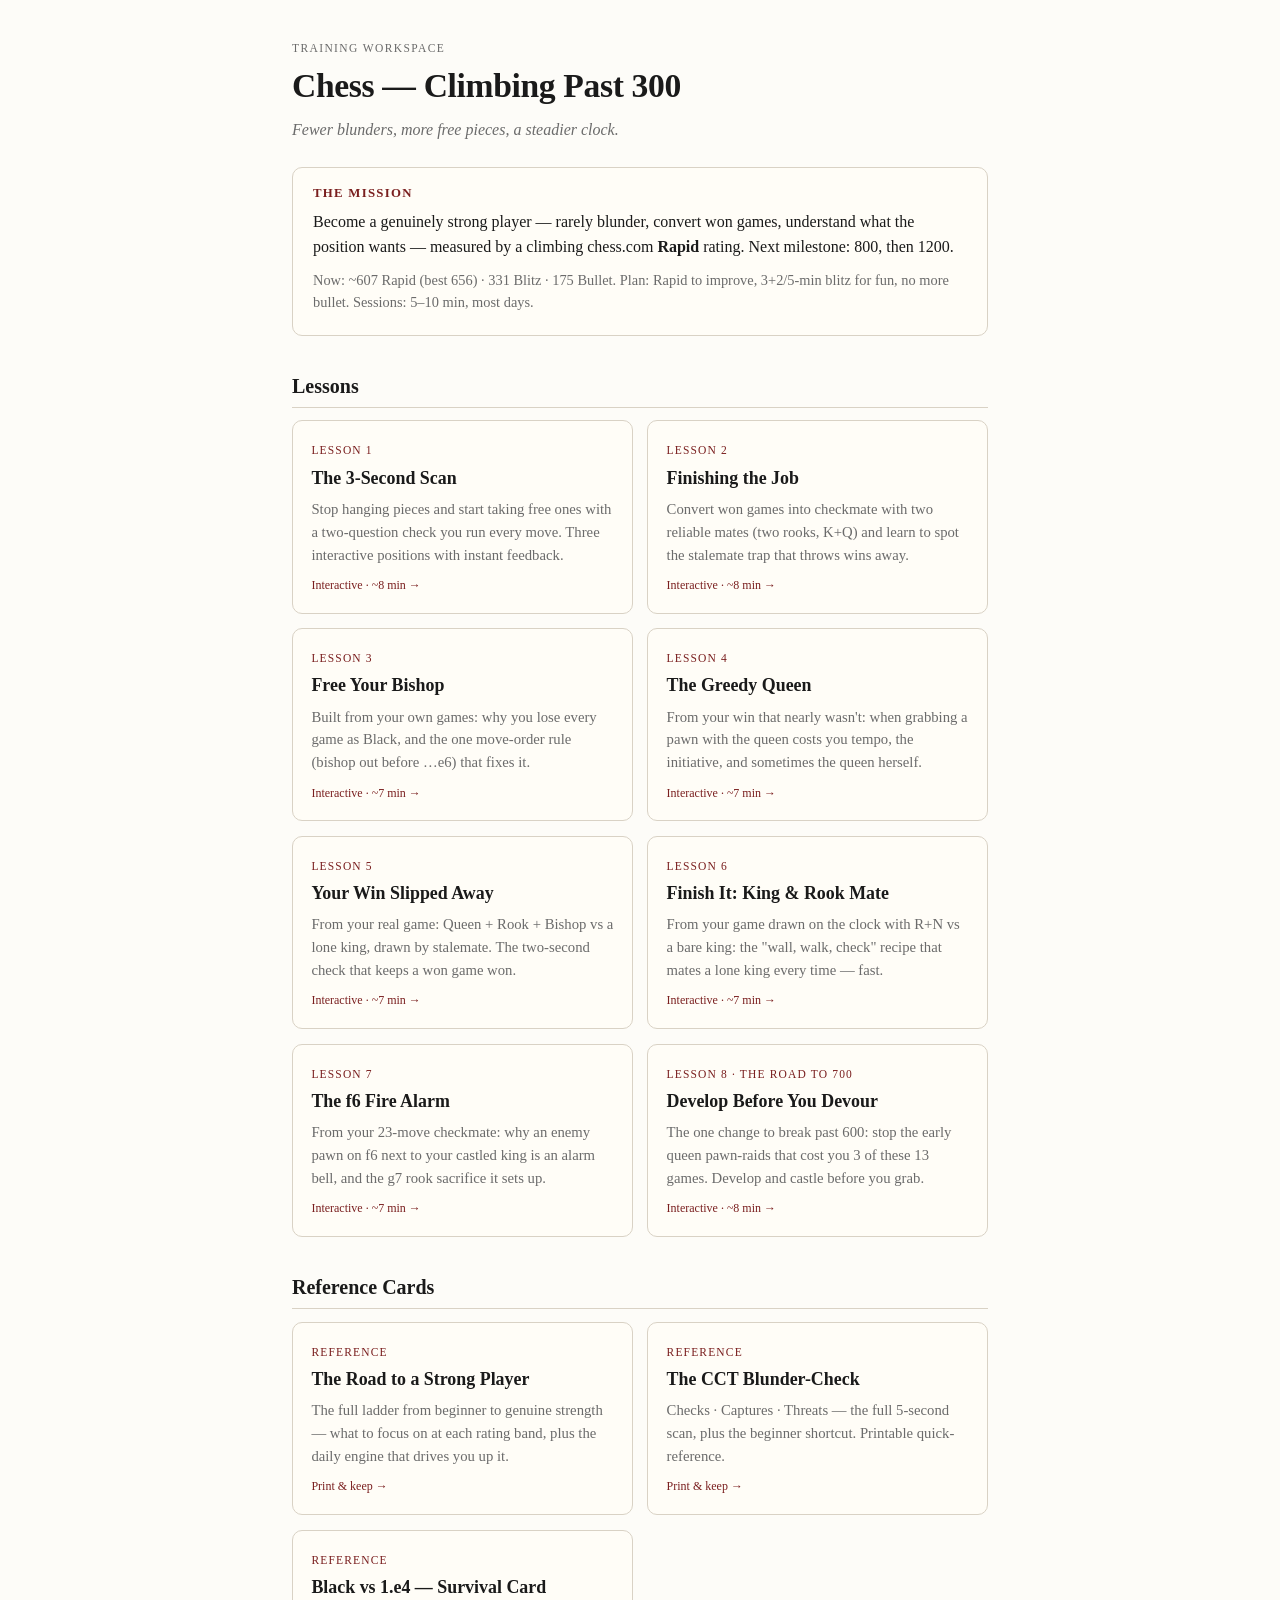
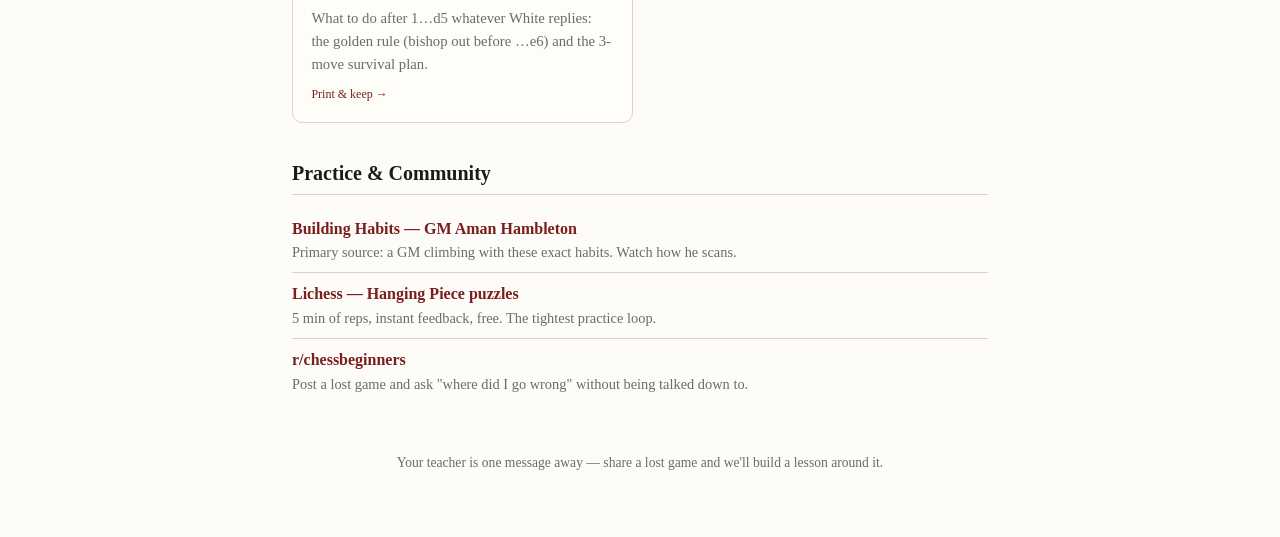
<file: index.html>
<!DOCTYPE html>
<html lang="en">
<head>
<meta charset="utf-8">
<meta name="viewport" content="width=device-width, initial-scale=1">
<title>Chess Training</title>
<style>
  :root {
    --ink:#1a1a1a; --soft:#6b6b6b; --rule:#d9d2c5; --bg:#fdfcf8; --accent:#7a1f1f;
    --card:#fffdf7; --light:#efe6d2;
  }
  * { box-sizing: border-box; }
  body {
    font-family: Georgia, "Iowan Old Style", "Palatino Linotype", serif;
    color: var(--ink); background: var(--bg); line-height: 1.55;
    max-width: 46rem; margin: 0 auto; padding: 2.5rem 1.25rem 4rem;
  }
  header { margin-bottom: 1.5rem; }
  .kicker { color: var(--soft); text-transform: uppercase; letter-spacing: .12em; font-size: .72rem; margin: 0; }
  h1 { font-size: clamp(1.6rem, 6vw, 2.1rem); margin: .15rem 0 .35rem; letter-spacing: -0.01em; }
  .tagline { color: var(--soft); font-style: italic; margin: 0; }

  .mission {
    border: 1px solid var(--rule); background: var(--card); border-radius: 10px;
    padding: 1rem 1.25rem; margin: 1.5rem 0 2rem;
  }
  .mission h2 { font-size: .8rem; text-transform: uppercase; letter-spacing: .1em; color: var(--accent); margin: 0 0 .4rem; }
  .mission p { margin: .3rem 0; }
  .mission .meta { color: var(--soft); font-size: .9rem; margin-top: .6rem; }

  h2.section { font-size: 1.25rem; margin: 2.2rem 0 .8rem; padding-bottom: .3rem; border-bottom: 1px solid var(--rule); }

  .grid { display: grid; grid-template-columns: 1fr; gap: .9rem; }
  @media (min-width: 34rem) { .grid { grid-template-columns: 1fr 1fr; } }

  .card {
    display: block; text-decoration: none; color: inherit;
    border: 1px solid var(--rule); background: var(--card); border-radius: 10px;
    padding: 1rem 1.15rem; transition: transform .12s ease, box-shadow .12s ease, border-color .12s ease;
  }
  .card:hover, .card:focus {
    transform: translateY(-2px); box-shadow: 0 6px 16px rgba(0,0,0,.08);
    border-color: var(--accent); outline: none;
  }
  .card .num { font-size: .72rem; letter-spacing: .1em; text-transform: uppercase; color: var(--accent); }
  .card .title { font-size: 1.12rem; margin: .15rem 0 .35rem; font-weight: bold; }
  .card .desc { color: var(--soft); font-size: .92rem; margin: 0; }
  .card .tag { display: inline-block; margin-top: .6rem; font-size: .75rem; color: var(--accent); }

  ul.links { list-style: none; padding: 0; margin: .5rem 0; }
  ul.links li { padding: .55rem 0; border-bottom: 1px solid var(--rule); }
  ul.links li:last-child { border-bottom: 0; }
  ul.links a { color: var(--accent); text-decoration: none; font-weight: bold; }
  ul.links a:hover { text-decoration: underline; }
  ul.links .note { color: var(--soft); font-size: .9rem; display: block; font-weight: normal; }

  footer { color: var(--soft); font-size: .85rem; margin-top: 3rem; text-align: center; }
</style>
</head>
<body>
  <header>
    <p class="kicker">Training Workspace</p>
    <h1>Chess &mdash; Climbing Past 300</h1>
    <p class="tagline">Fewer blunders, more free pieces, a steadier clock.</p>
  </header>

  <section class="mission">
    <h2>The Mission</h2>
    <p>Become a genuinely strong player &mdash; rarely blunder, convert won games, understand
    what the position wants &mdash; measured by a climbing chess.com <strong>Rapid</strong> rating.
    Next milestone: 800, then 1200.</p>
    <p class="meta">Now: ~607 Rapid (best 656) &middot; 331 Blitz &middot; 175 Bullet. Plan: Rapid to improve, 3+2/5-min blitz for fun, no more bullet. Sessions: 5&ndash;10 min, most days.</p>
  </section>

  <h2 class="section">Lessons</h2>
  <div class="grid">
    <a class="card" href="lessons/0001-the-three-second-scan.html">
      <span class="num">Lesson 1</span>
      <p class="title">The 3-Second Scan</p>
      <p class="desc">Stop hanging pieces and start taking free ones with a two-question
      check you run every move. Three interactive positions with instant feedback.</p>
      <span class="tag">Interactive &middot; ~8 min &rarr;</span>
    </a>
    <a class="card" href="lessons/0002-finishing-the-job.html">
      <span class="num">Lesson 2</span>
      <p class="title">Finishing the Job</p>
      <p class="desc">Convert won games into checkmate with two reliable mates (two rooks,
      K+Q) and learn to spot the stalemate trap that throws wins away.</p>
      <span class="tag">Interactive &middot; ~8 min &rarr;</span>
    </a>
    <a class="card" href="lessons/0003-free-your-bishop.html">
      <span class="num">Lesson 3</span>
      <p class="title">Free Your Bishop</p>
      <p class="desc">Built from your own games: why you lose every game as Black, and the
      one move-order rule (bishop out before &hellip;e6) that fixes it.</p>
      <span class="tag">Interactive &middot; ~7 min &rarr;</span>
    </a>
    <a class="card" href="lessons/0004-the-greedy-queen.html">
      <span class="num">Lesson 4</span>
      <p class="title">The Greedy Queen</p>
      <p class="desc">From your win that nearly wasn't: when grabbing a pawn with the queen
      costs you tempo, the initiative, and sometimes the queen herself.</p>
      <span class="tag">Interactive &middot; ~7 min &rarr;</span>
    </a>
    <a class="card" href="lessons/0005-your-win-slipped-away.html">
      <span class="num">Lesson 5</span>
      <p class="title">Your Win Slipped Away</p>
      <p class="desc">From your real game: Queen + Rook + Bishop vs a lone king, drawn by
      stalemate. The two-second check that keeps a won game won.</p>
      <span class="tag">Interactive &middot; ~7 min &rarr;</span>
    </a>
    <a class="card" href="lessons/0006-king-and-rook-mate.html">
      <span class="num">Lesson 6</span>
      <p class="title">Finish It: King &amp; Rook Mate</p>
      <p class="desc">From your game drawn on the clock with R+N vs a bare king: the
      "wall, walk, check" recipe that mates a lone king every time &mdash; fast.</p>
      <span class="tag">Interactive &middot; ~7 min &rarr;</span>
    </a>
    <a class="card" href="lessons/0007-the-f6-fire-alarm.html">
      <span class="num">Lesson 7</span>
      <p class="title">The f6 Fire Alarm</p>
      <p class="desc">From your 23-move checkmate: why an enemy pawn on f6 next to your
      castled king is an alarm bell, and the g7 rook sacrifice it sets up.</p>
      <span class="tag">Interactive &middot; ~7 min &rarr;</span>
    </a>
    <a class="card" href="lessons/0008-develop-before-you-devour.html">
      <span class="num">Lesson 8 &middot; The Road to 700</span>
      <p class="title">Develop Before You Devour</p>
      <p class="desc">The one change to break past 600: stop the early queen pawn-raids
      that cost you 3 of these 13 games. Develop and castle before you grab.</p>
      <span class="tag">Interactive &middot; ~8 min &rarr;</span>
    </a>
  </div>

  <h2 class="section">Reference Cards</h2>
  <div class="grid">
    <a class="card" href="reference/improvement-roadmap.html">
      <span class="num">Reference</span>
      <p class="title">The Road to a Strong Player</p>
      <p class="desc">The full ladder from beginner to genuine strength &mdash; what to focus on
      at each rating band, plus the daily engine that drives you up it.</p>
      <span class="tag">Print &amp; keep &rarr;</span>
    </a>
    <a class="card" href="reference/cct-blunder-check.html">
      <span class="num">Reference</span>
      <p class="title">The CCT Blunder-Check</p>
      <p class="desc">Checks &middot; Captures &middot; Threats &mdash; the full 5-second scan,
      plus the beginner shortcut. Printable quick-reference.</p>
      <span class="tag">Print &amp; keep &rarr;</span>
    </a>
    <a class="card" href="reference/black-vs-e4-survival.html">
      <span class="num">Reference</span>
      <p class="title">Black vs 1.e4 — Survival Card</p>
      <p class="desc">What to do after 1&hellip;d5 whatever White replies: the golden rule
      (bishop out before &hellip;e6) and the 3-move survival plan.</p>
      <span class="tag">Print &amp; keep &rarr;</span>
    </a>
  </div>

  <h2 class="section">Practice &amp; Community</h2>
  <ul class="links">
    <li>
      <a href="https://www.youtube.com/playlist?list=PL8N8j2e7RpPnpqbISqi1SJ9_wrnNU3rEm">Building Habits &mdash; GM Aman Hambleton</a>
      <span class="note">Primary source: a GM climbing with these exact habits. Watch how he scans.</span>
    </li>
    <li>
      <a href="https://lichess.org/training/hangingPiece">Lichess &mdash; Hanging Piece puzzles</a>
      <span class="note">5 min of reps, instant feedback, free. The tightest practice loop.</span>
    </li>
    <li>
      <a href="https://www.reddit.com/r/chessbeginners/">r/chessbeginners</a>
      <span class="note">Post a lost game and ask "where did I go wrong" without being talked down to.</span>
    </li>
  </ul>

  <footer>
    Your teacher is one message away &mdash; share a lost game and we'll build a lesson around it.
  </footer>
</body>
</html>
</file>
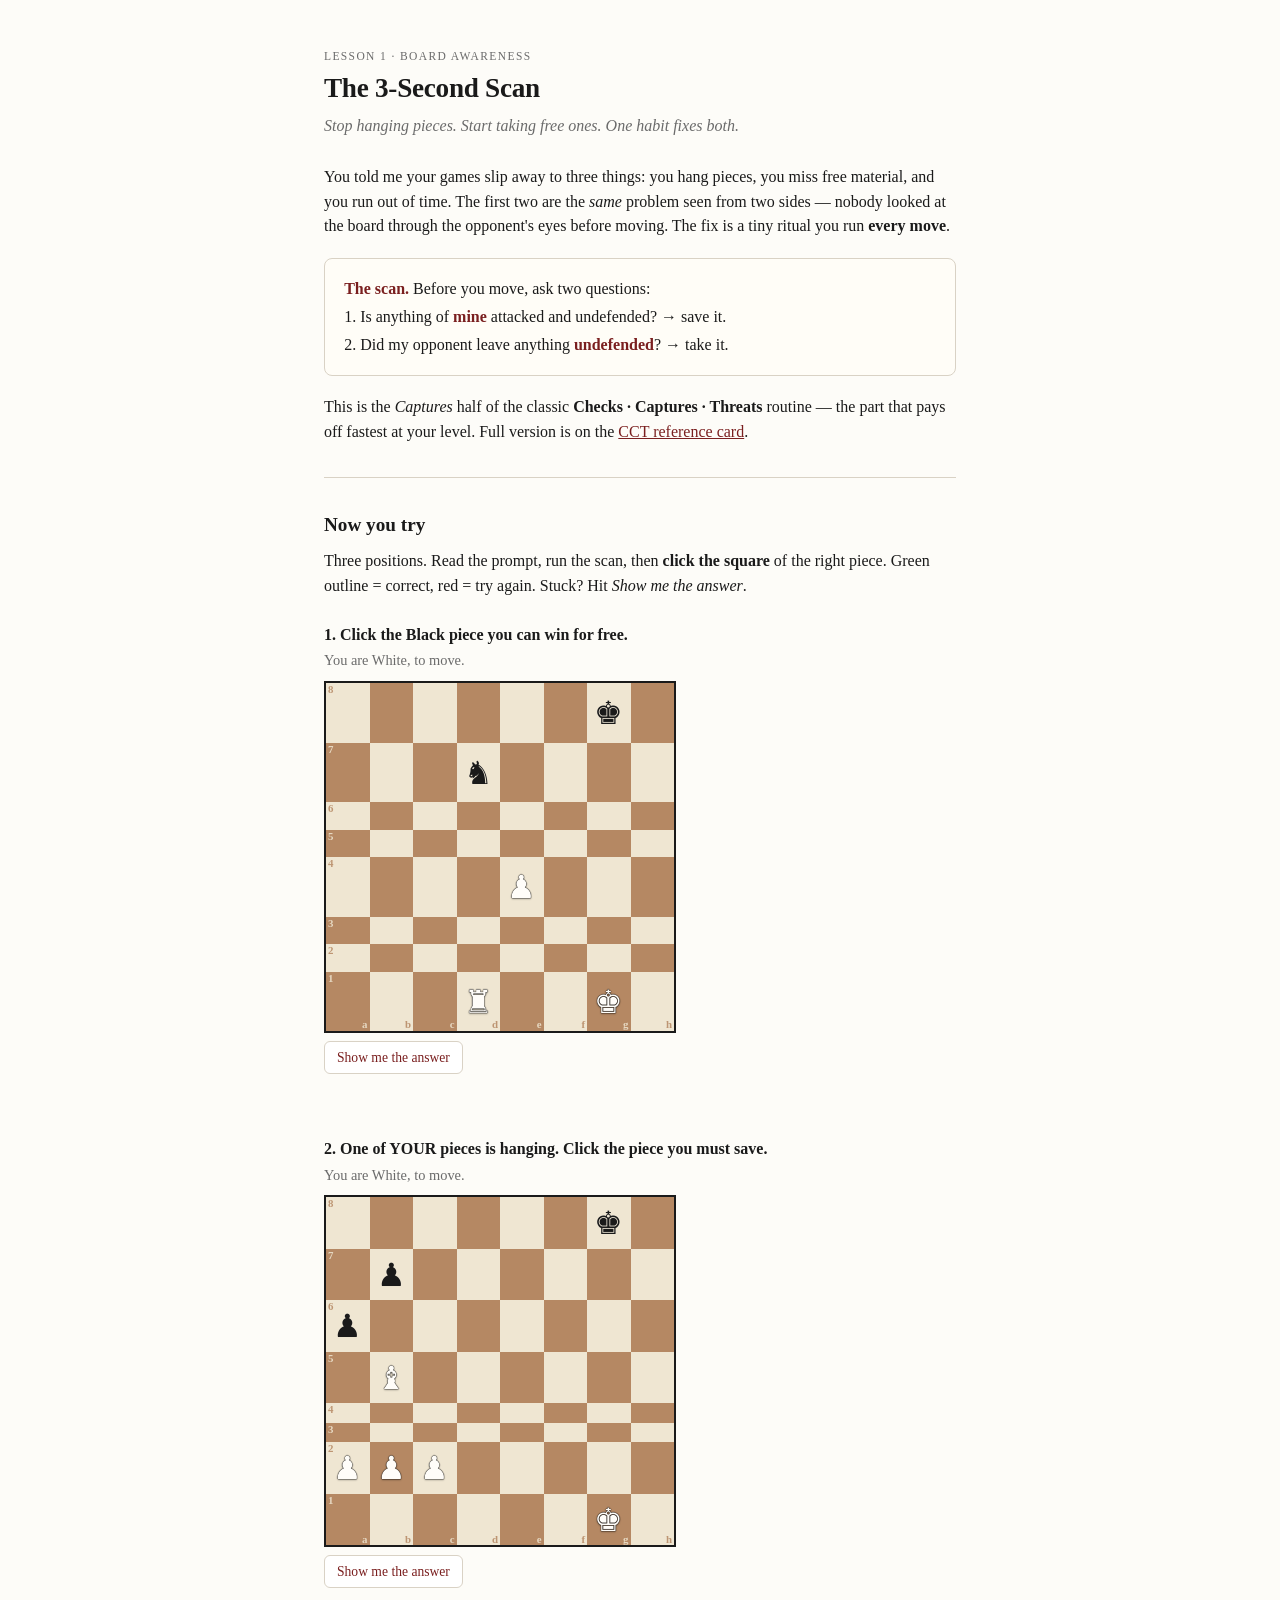
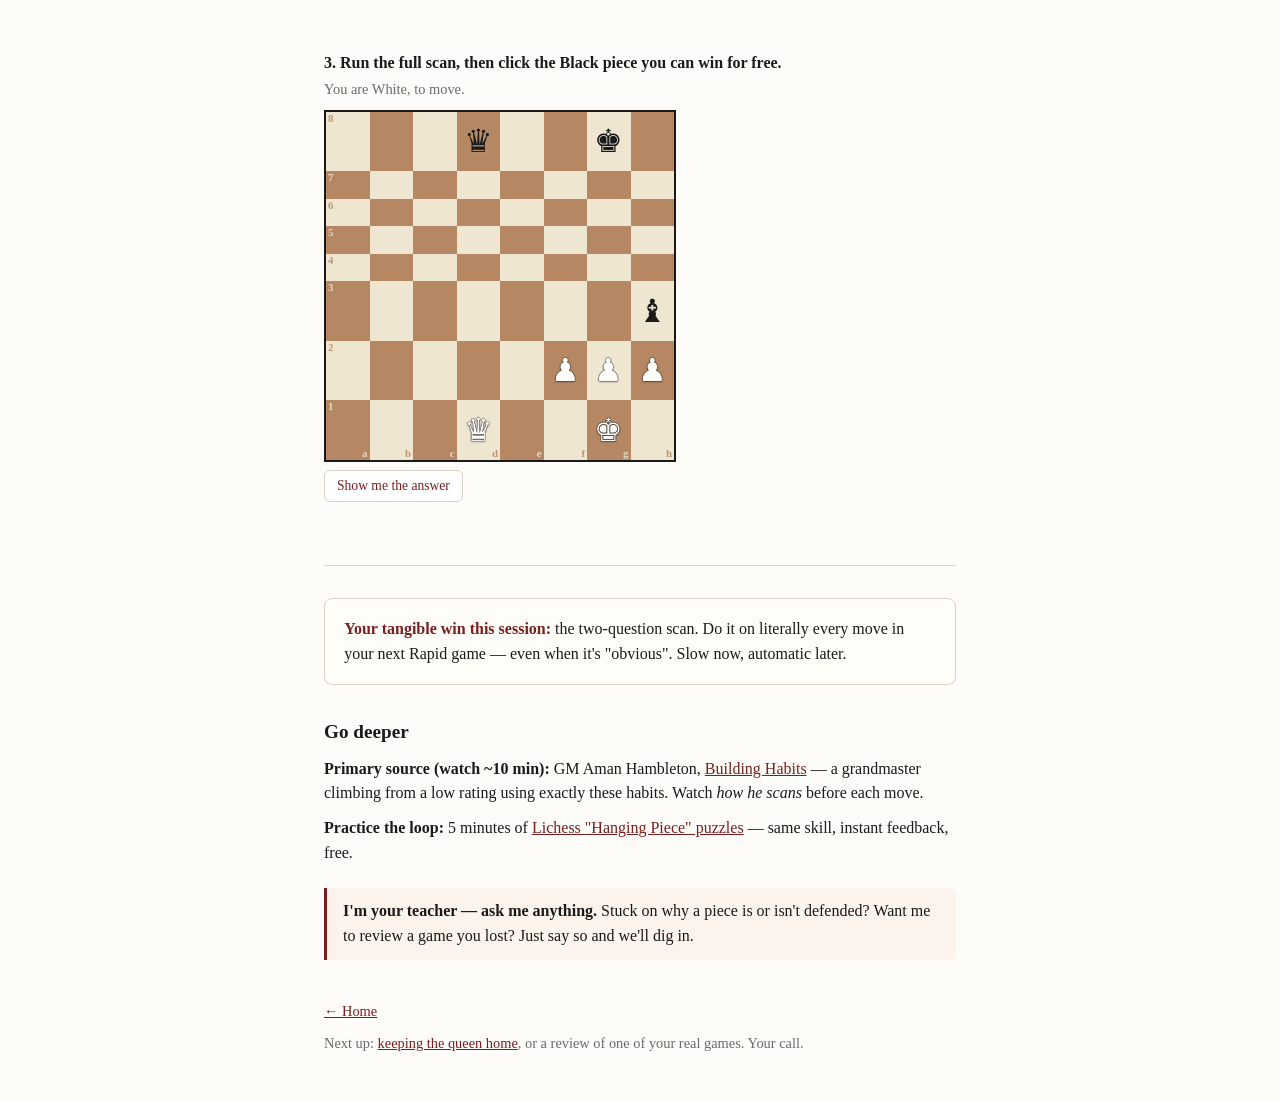
<file: lessons/0001-the-three-second-scan.html>
<!DOCTYPE html>
<html lang="en">
<head>
<meta charset="utf-8">
<meta name="viewport" content="width=device-width, initial-scale=1">
<title>Lesson 1 — The 3-Second Scan</title>
<link rel="stylesheet" href="../assets/chessboard.css">
<style>
  :root { --ink:#1a1a1a; --soft:#6b6b6b; --rule:#d9d2c5; --bg:#fdfcf8; --accent:#7a1f1f; --good:#2f7d32; --bad:#b23b3b; }
  * { box-sizing: border-box; }
  body { font-family: Georgia, "Iowan Old Style", "Palatino Linotype", serif; color: var(--ink);
    background: var(--bg); line-height: 1.55; max-width: 42rem; margin: 3rem auto; padding: 0 1.25rem; }
  .kicker { color: var(--soft); text-transform: uppercase; letter-spacing: .12em; font-size: .72rem; margin: 0; }
  h1 { font-size: 1.7rem; margin: .1rem 0 .3rem; letter-spacing: -0.01em; }
  .sub { color: var(--soft); font-style: italic; margin: 0 0 1.6rem; }
  h2 { font-size: 1.2rem; margin: 2rem 0 .4rem; }
  hr { border: 0; border-top: 1px solid var(--rule); margin: 2rem 0; }
  p { margin: .6rem 0; }
  a { color: var(--accent); }
  .scanbox { border: 1px solid var(--rule); background: #fffdf7; border-radius: 8px; padding: .9rem 1.2rem; margin: 1.2rem 0; }
  .scanbox strong { color: var(--accent); }
  .ask { background: #fbf3ec; border-left: 3px solid var(--accent); padding: .7rem 1rem; border-radius: 0 6px 6px 0; }
  footer { color: var(--soft); font-size: .9rem; margin-top: 2.5rem; }
</style>
</head>
<body>
  <p class="kicker">Lesson 1 &middot; Board awareness</p>
  <h1>The 3-Second Scan</h1>
  <p class="sub">Stop hanging pieces. Start taking free ones. One habit fixes both.</p>

  <p>You told me your games slip away to three things: you hang pieces, you miss free
  material, and you run out of time. The first two are the <em>same</em> problem seen
  from two sides &mdash; nobody looked at the board through the opponent's eyes before
  moving. The fix is a tiny ritual you run <strong>every move</strong>.</p>

  <div class="scanbox">
    <p style="margin:.2rem 0;"><strong>The scan.</strong> Before you move, ask two questions:</p>
    <p style="margin:.2rem 0;">1. Is anything of <strong>mine</strong> attacked and undefended? &rarr; save it.</p>
    <p style="margin:.2rem 0;">2. Did my opponent leave anything <strong>undefended</strong>? &rarr; take it.</p>
  </div>

  <p>This is the <em>Captures</em> half of the classic <strong>Checks &middot; Captures &middot;
  Threats</strong> routine &mdash; the part that pays off fastest at your level. Full version
  is on the <a href="../reference/cct-blunder-check.html">CCT reference card</a>.</p>

  <hr>
  <h2>Now you try</h2>
  <p>Three positions. Read the prompt, run the scan, then <strong>click the square</strong>
  of the right piece. Green outline = correct, red = try again. Stuck? Hit <em>Show me the answer</em>.</p>

  <div id="puzzles"></div>

  <hr>
  <div class="scanbox">
    <p style="margin:.2rem 0;"><strong>Your tangible win this session:</strong> the two-question
    scan. Do it on literally every move in your next Rapid game &mdash; even when it's "obvious".
    Slow now, automatic later.</p>
  </div>

  <h2>Go deeper</h2>
  <p><strong>Primary source (watch ~10 min):</strong> GM Aman Hambleton,
  <a href="https://www.youtube.com/playlist?list=PL8N8j2e7RpPnpqbISqi1SJ9_wrnNU3rEm">Building Habits</a>
  &mdash; a grandmaster climbing from a low rating using exactly these habits. Watch <em>how
  he scans</em> before each move.</p>
  <p><strong>Practice the loop:</strong> 5 minutes of <a href="https://lichess.org/training/hangingPiece">Lichess "Hanging Piece" puzzles</a> &mdash; same skill, instant feedback, free.</p>

  <div class="ask" style="margin-top:1.4rem;">
    <strong>I'm your teacher &mdash; ask me anything.</strong> Stuck on why a piece is or isn't
    defended? Want me to review a game you lost? Just say so and we'll dig in.
  </div>

  <footer>
    <p style="margin:0 0 .6rem;"><a href="../index.html">&larr; Home</a></p>
    Next up: <a href="0004-the-greedy-queen.html">keeping the queen home</a>, or a review of one of your
    real games. Your call.
  </footer>

<script src="../assets/chessboard.js"></script>
<script>
  const puzzles = [
    {
      prompt: "Click the Black piece you can win for free.",
      turn: "You are White, to move.",
      pieces: CB.fromFEN('6k1/3n4/8/8/4P3/8/8/3R2K1'),
      answer: 'd7',
      good: "Yes. Your rook on d1 sees all the way up the open d-file. The knight on d7 is undefended — Rxd7 wins it.",
      bad: "Not quite. Look down open files and diagonals: which Black piece does one of your pieces already attack, with nothing defending it?",
      reveal: "The knight on d7 — your d1-rook attacks it up the open file, and nothing defends it."
    },
    {
      prompt: "One of YOUR pieces is hanging. Click the piece you must save.",
      turn: "You are White, to move.",
      pieces: CB.fromFEN('6k1/1p6/p7/1B6/8/8/PPP5/6K1'),
      answer: 'b5',
      good: "Right. The pawn on a6 attacks your bishop, and nothing defends it. Move it now — if you don't, it's gone.",
      bad: "Look again from Black's side: which of your pieces is a Black pawn attacking, with no friendly piece defending it?",
      reveal: "Your bishop on b5 — the a6-pawn attacks it and nothing defends it. Save it."
    },
    {
      prompt: "Run the full scan, then click the Black piece you can win for free.",
      turn: "You are White, to move.",
      pieces: CB.fromFEN('3q2k1/8/8/8/8/7b/5PPP/3Q2K1'),
      answer: 'h3',
      good: "Clean. The bishop wandered to h3 — your g2-pawn attacks it and nothing defends it. gxh3 wins a bishop.",
      bad: "The queens are a distraction. Check your pawns: does one of them attack an undefended Black piece on the edge?",
      reveal: "The bishop on h3 — your g2-pawn attacks it, undefended. gxh3 wins it."
    }
  ];
  const root = document.getElementById('puzzles');
  puzzles.forEach((pz, i) => { pz.num = i + 1; CB.puzzle(root, pz); });
</script>
</body>
</html>
</file>
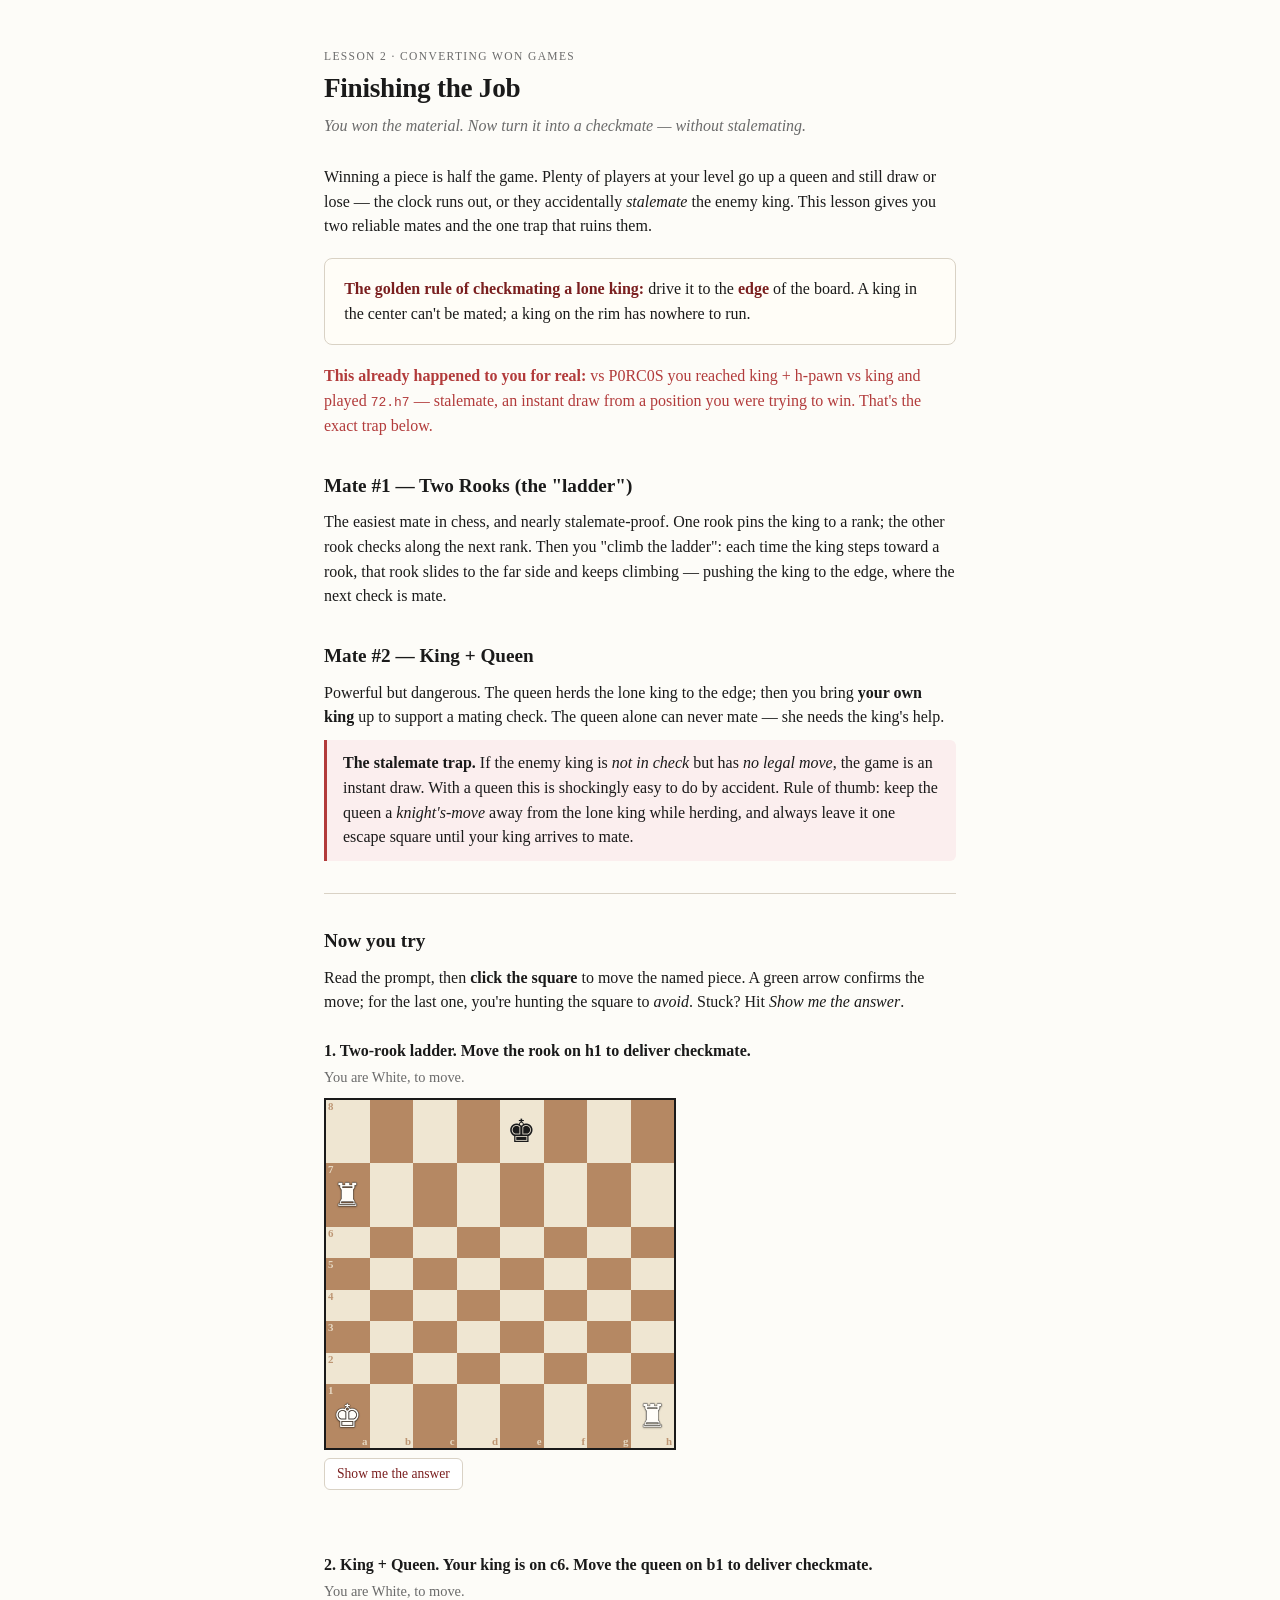
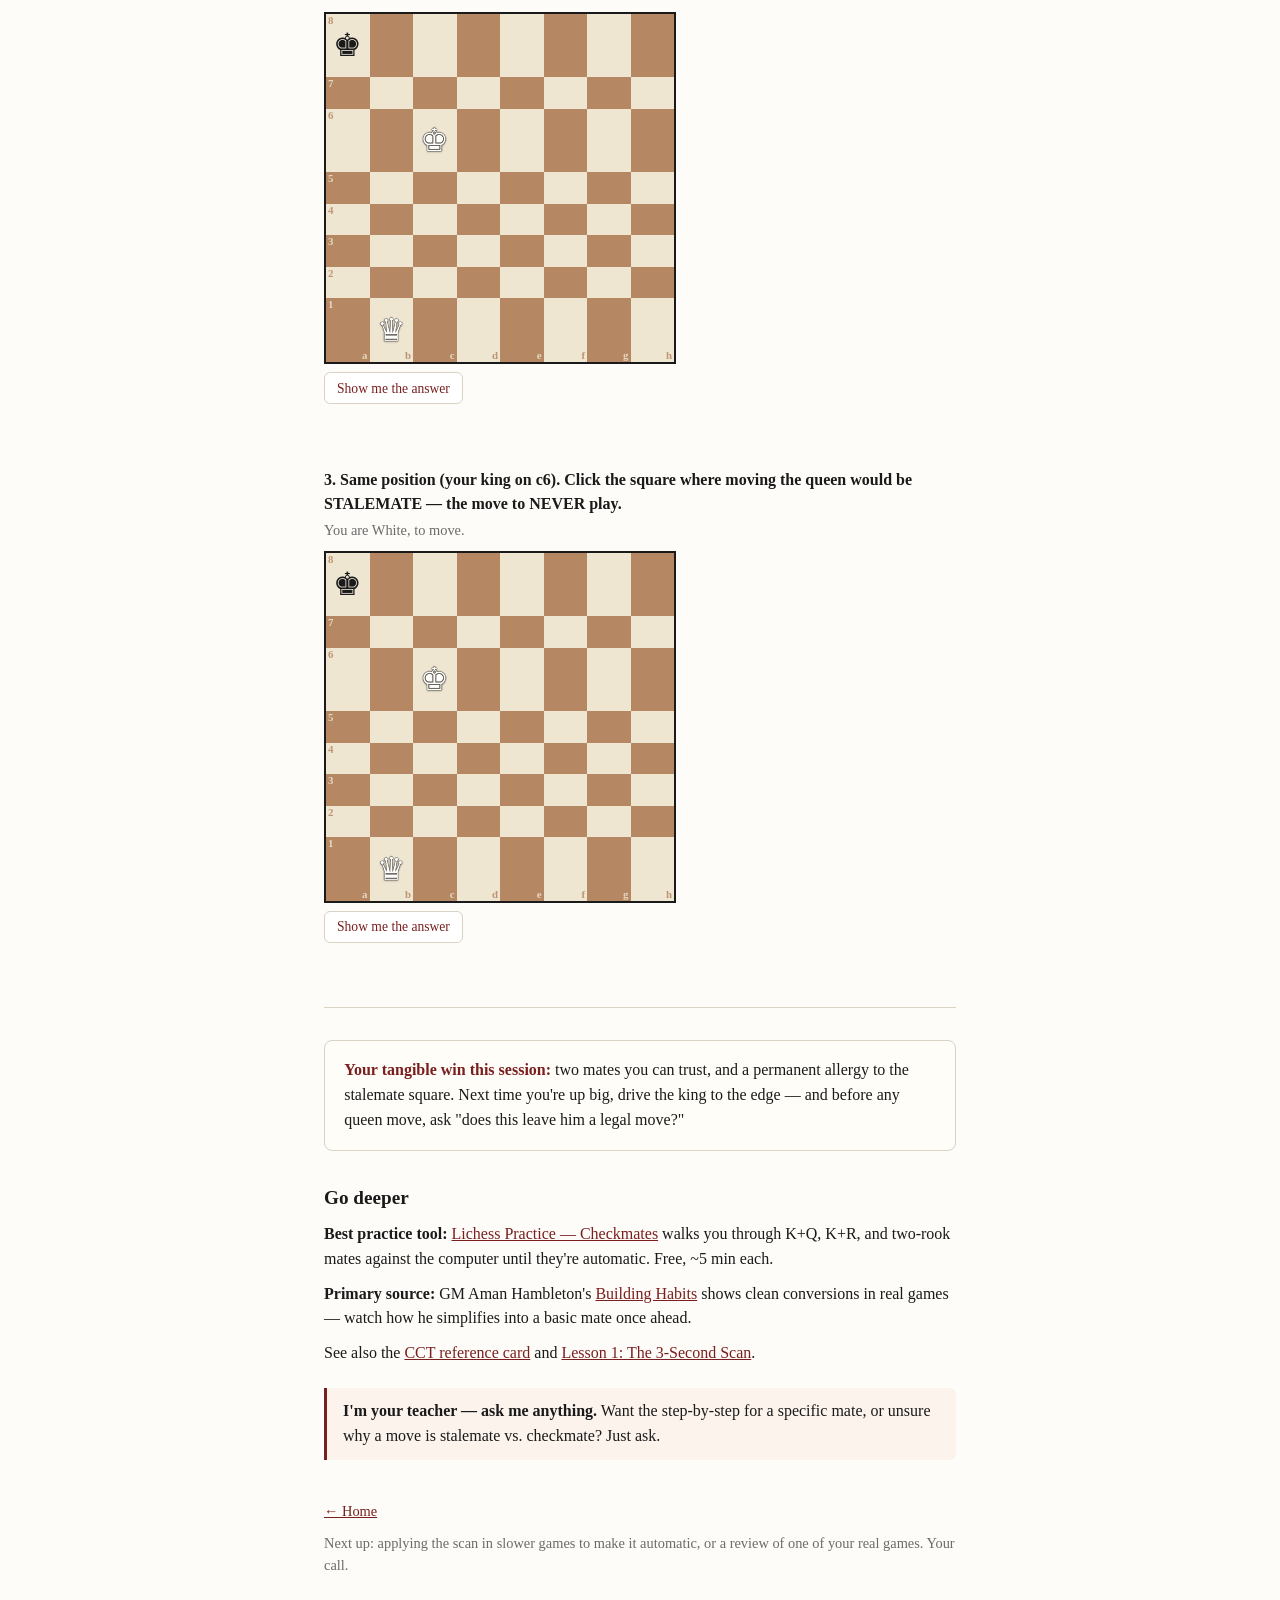
<file: lessons/0002-finishing-the-job.html>
<!DOCTYPE html>
<html lang="en">
<head>
<meta charset="utf-8">
<meta name="viewport" content="width=device-width, initial-scale=1">
<title>Lesson 2 — Finishing the Job</title>
<link rel="stylesheet" href="../assets/chessboard.css">
<style>
  :root { --ink:#1a1a1a; --soft:#6b6b6b; --rule:#d9d2c5; --bg:#fdfcf8; --accent:#7a1f1f; --good:#2f7d32; --bad:#b23b3b; }
  * { box-sizing: border-box; }
  body { font-family: Georgia, "Iowan Old Style", "Palatino Linotype", serif; color: var(--ink);
    background: var(--bg); line-height: 1.55; max-width: 42rem; margin: 3rem auto; padding: 0 1.25rem; }
  .kicker { color: var(--soft); text-transform: uppercase; letter-spacing: .12em; font-size: .72rem; margin: 0; }
  h1 { font-size: 1.7rem; margin: .1rem 0 .3rem; letter-spacing: -0.01em; }
  .sub { color: var(--soft); font-style: italic; margin: 0 0 1.6rem; }
  h2 { font-size: 1.2rem; margin: 2rem 0 .4rem; }
  hr { border: 0; border-top: 1px solid var(--rule); margin: 2rem 0; }
  p { margin: .6rem 0; }
  a { color: var(--accent); }
  .scanbox { border: 1px solid var(--rule); background: #fffdf7; border-radius: 8px; padding: .9rem 1.2rem; margin: 1.2rem 0; }
  .scanbox strong { color: var(--accent); }
  .warn { border-left: 3px solid var(--bad); background: #fbeeee; padding: .7rem 1rem; border-radius: 0 6px 6px 0; }
  .ask { background: #fbf3ec; border-left: 3px solid var(--accent); padding: .7rem 1rem; border-radius: 0 6px 6px 0; }
  footer { color: var(--soft); font-size: .9rem; margin-top: 2.5rem; }
</style>
</head>
<body>
  <p class="kicker">Lesson 2 &middot; Converting won games</p>
  <h1>Finishing the Job</h1>
  <p class="sub">You won the material. Now turn it into a checkmate &mdash; without stalemating.</p>

  <p>Winning a piece is half the game. Plenty of players at your level go up a queen and
  still draw or lose &mdash; the clock runs out, or they accidentally <em>stalemate</em> the
  enemy king. This lesson gives you two reliable mates and the one trap that ruins them.</p>

  <div class="scanbox">
    <p style="margin:.2rem 0;"><strong>The golden rule of checkmating a lone king:</strong>
    drive it to the <strong>edge</strong> of the board. A king in the center can't be mated;
    a king on the rim has nowhere to run.</p>
  </div>

  <p style="color:var(--bad);"><strong>This already happened to you for real:</strong> vs P0RC0S you
  reached king + h-pawn vs king and played <code>72.h7</code> &mdash; stalemate, an instant draw from a
  position you were trying to win. That's the exact trap below.</p>

  <h2>Mate #1 — Two Rooks (the "ladder")</h2>
  <p>The easiest mate in chess, and nearly stalemate-proof. One rook pins the king to a rank;
  the other rook checks along the next rank. Then you "climb the ladder": each time the king
  steps toward a rook, that rook slides to the far side and keeps climbing &mdash; pushing the
  king to the edge, where the next check is mate.</p>

  <h2>Mate #2 — King + Queen</h2>
  <p>Powerful but dangerous. The queen herds the lone king to the edge; then you bring
  <strong>your own king</strong> up to support a mating check. The queen alone can never
  mate &mdash; she needs the king's help.</p>

  <div class="warn">
    <strong>The stalemate trap.</strong> If the enemy king is <em>not in check</em> but has
    <em>no legal move</em>, the game is an instant draw. With a queen this is shockingly easy
    to do by accident. Rule of thumb: keep the queen a <em>knight's-move</em> away from the
    lone king while herding, and always leave it one escape square until your king arrives to mate.
  </div>

  <hr>
  <h2>Now you try</h2>
  <p>Read the prompt, then <strong>click the square</strong> to move the named piece. A green arrow
  confirms the move; for the last one, you're hunting the square to <em>avoid</em>. Stuck? Hit
  <em>Show me the answer</em>.</p>

  <div id="puzzles"></div>

  <hr>
  <div class="scanbox">
    <p style="margin:.2rem 0;"><strong>Your tangible win this session:</strong> two mates you can
    trust, and a permanent allergy to the stalemate square. Next time you're up big, drive the
    king to the edge &mdash; and before any queen move, ask "does this leave him a legal move?"</p>
  </div>

  <h2>Go deeper</h2>
  <p><strong>Best practice tool:</strong> <a href="https://lichess.org/practice">Lichess Practice &mdash; Checkmates</a>
  walks you through K+Q, K+R, and two-rook mates against the computer until they're automatic. Free, ~5 min each.</p>
  <p><strong>Primary source:</strong> GM Aman Hambleton's
  <a href="https://www.youtube.com/playlist?list=PL8N8j2e7RpPnpqbISqi1SJ9_wrnNU3rEm">Building Habits</a>
  shows clean conversions in real games &mdash; watch how he simplifies into a basic mate once ahead.</p>
  <p>See also the <a href="../reference/cct-blunder-check.html">CCT reference card</a> and
  <a href="0001-the-three-second-scan.html">Lesson 1: The 3-Second Scan</a>.</p>

  <div class="ask" style="margin-top:1.4rem;">
    <strong>I'm your teacher &mdash; ask me anything.</strong> Want the step-by-step for a
    specific mate, or unsure why a move is stalemate vs. checkmate? Just ask.
  </div>

  <footer>
    <p style="margin:0 0 .6rem;"><a href="../index.html">&larr; Home</a></p>
    Next up: applying the scan in slower games to make it automatic, or a review of one of your
    real games. Your call.
  </footer>

<script src="../assets/chessboard.js"></script>
<script>
  const puzzles = [
    {
      prompt: "Two-rook ladder. Move the rook on h1 to deliver checkmate.",
      turn: "You are White, to move.",
      pieces: CB.fromFEN('4k3/R7/8/8/8/8/8/K6R'),
      best: ['h8'], bestFrom: 'h1',
      good: "Mate. Rh8# checks along the back rank; the rook on a7 seals rank 7, so the king has nowhere to go. Two rooks need no king help.",
      bad: "The king is stuck on rank 8 (your a7-rook covers rank 7). Put the h1-rook where it checks along the king's own rank.",
      reveal: "Rh8# — check on the 8th rank, with rank 7 already sealed. Mate."
    },
    {
      prompt: "King + Queen. Your king is on c6. Move the queen on b1 to deliver checkmate.",
      turn: "You are White, to move.",
      pieces: CB.fromFEN('k7/8/2K5/8/8/8/8/1Q6'),
      best: ['b7'], bestFrom: 'b1',
      good: "Mate. Qb7# is protected by your king on c6, so Black can't capture — and a7 and b8 are both covered. King support is the whole trick.",
      bad: "The queen alone can't mate — she needs your king. Find the square right next to the Black king that YOUR king already defends.",
      reveal: "Qb7# — defended by your king on c6, covering every escape. Mate."
    },
    {
      prompt: "Same position (your king on c6). Click the square where moving the queen would be STALEMATE — the move to NEVER play.",
      turn: "You are White, to move.",
      pieces: CB.fromFEN('k7/8/2K5/8/8/8/8/1Q6'),
      answer: 'b6', answerColor: 'red',
      good: "Exactly — that's the trap. Qb6 gives no check but takes away a7, b7 and b8. Black has no legal move: instant draw. One square short of mate throws the whole game.",
      bad: "Look for the square that leaves the Black king with zero legal moves AND no check. It's painfully close to the mating square.",
      reveal: "Qb6 — no check, but every escape (a7, b7, b8) is gone. Stalemate: the move to never play."
    }
  ];
  const root = document.getElementById('puzzles');
  puzzles.forEach((pz, i) => { pz.num = i + 1; CB.puzzle(root, pz); });
</script>
</body>
</html>
</file>
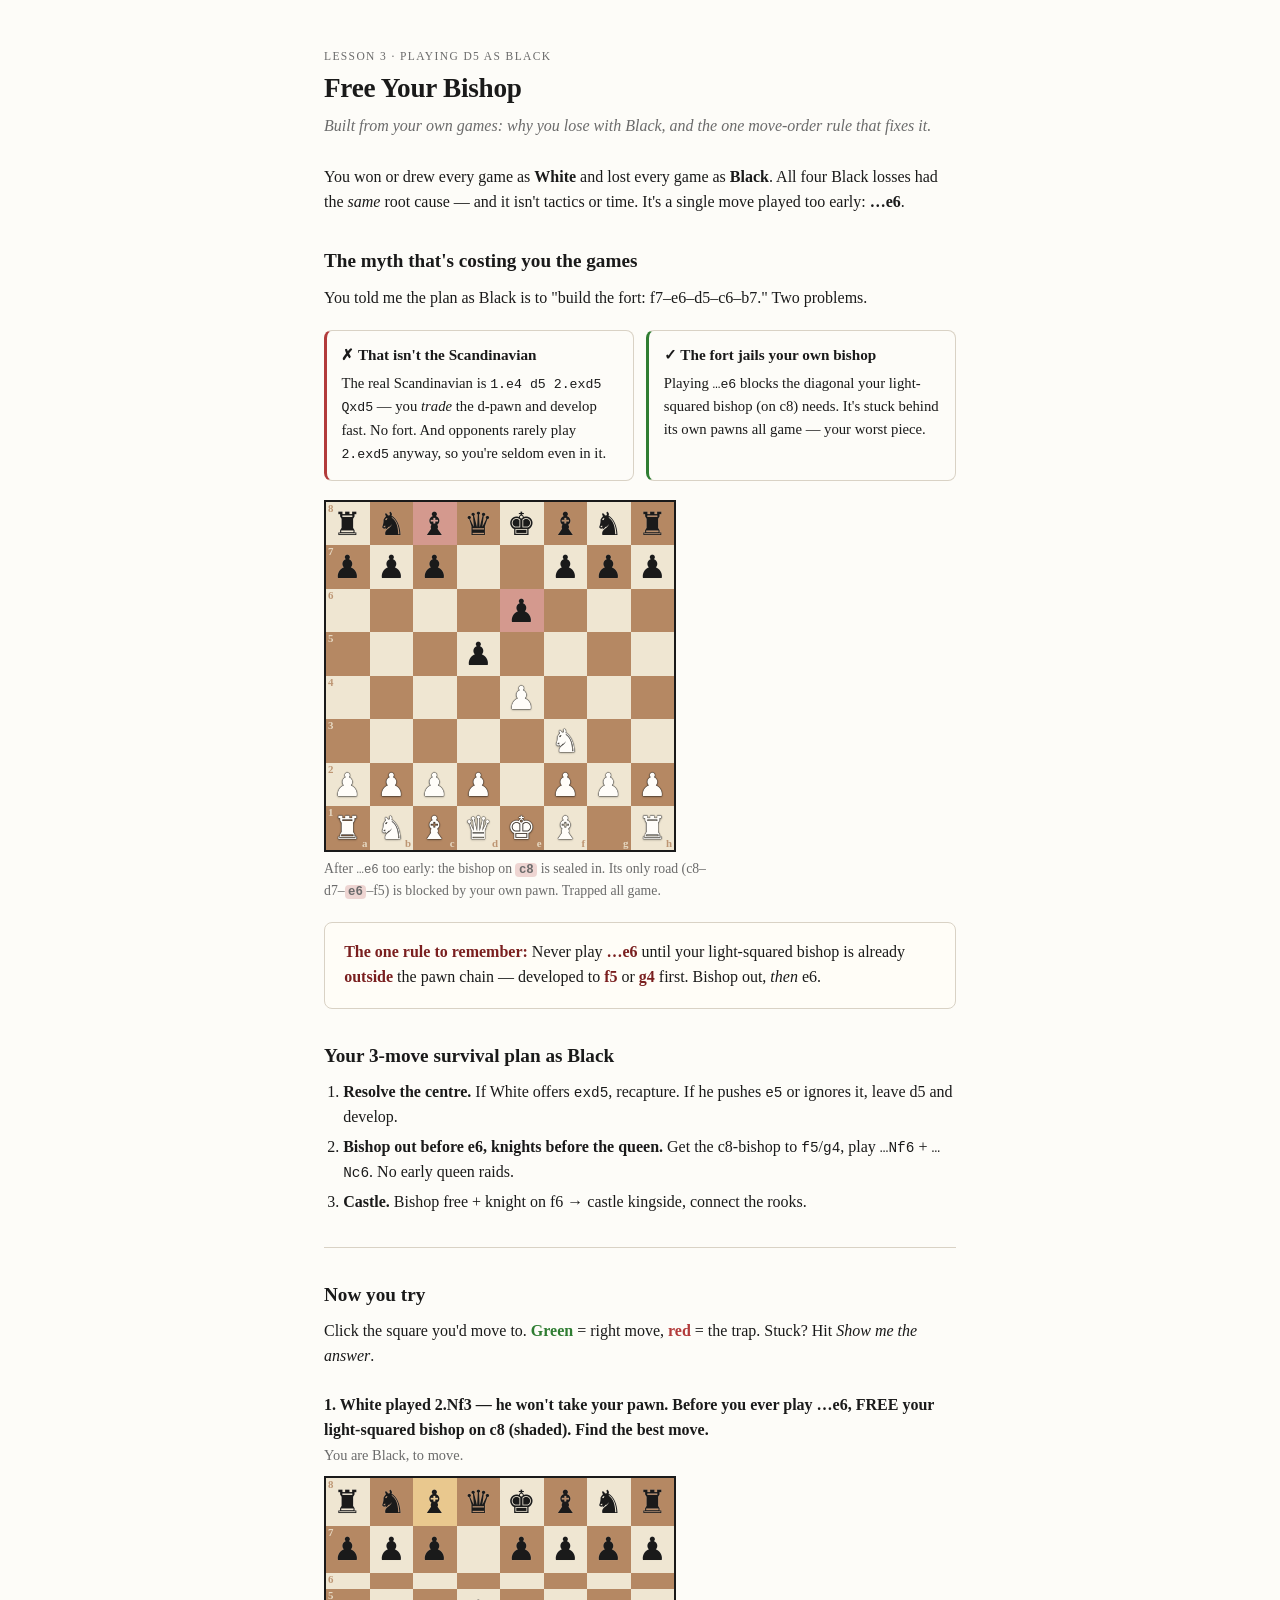
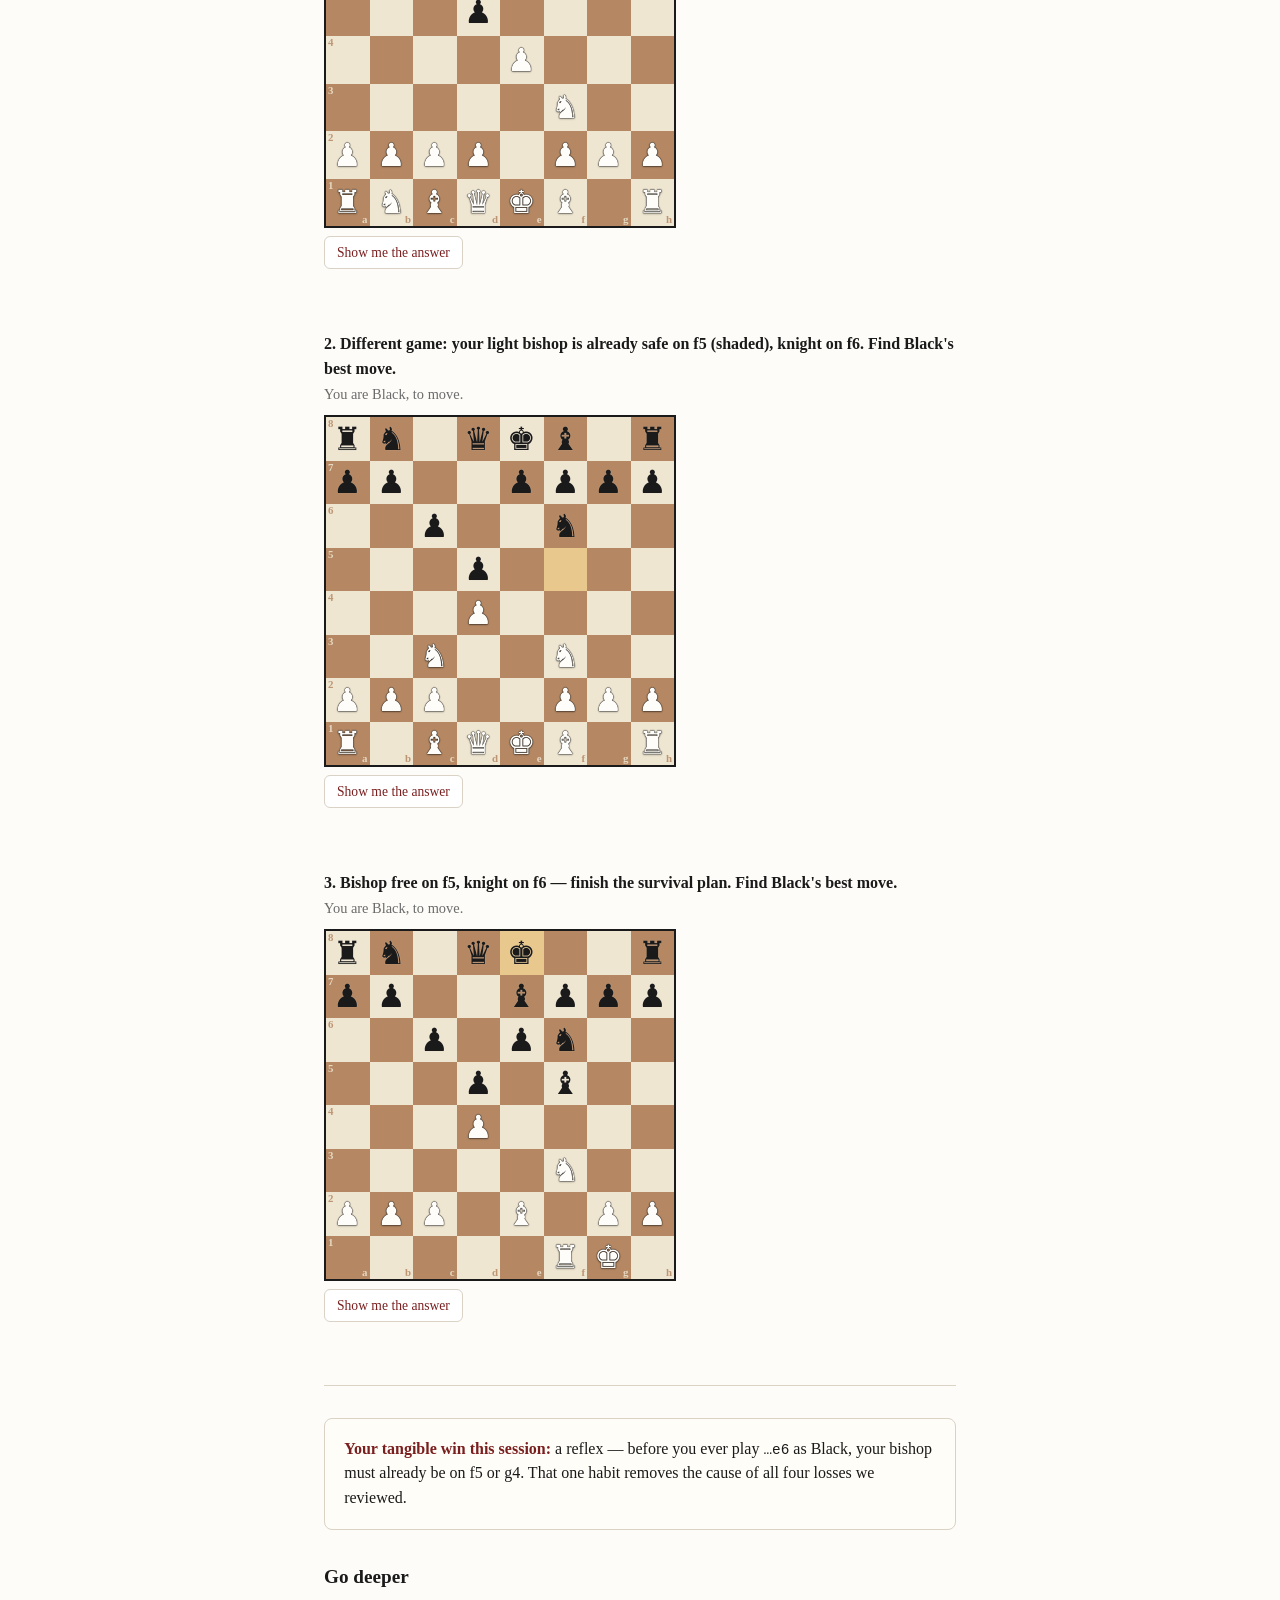
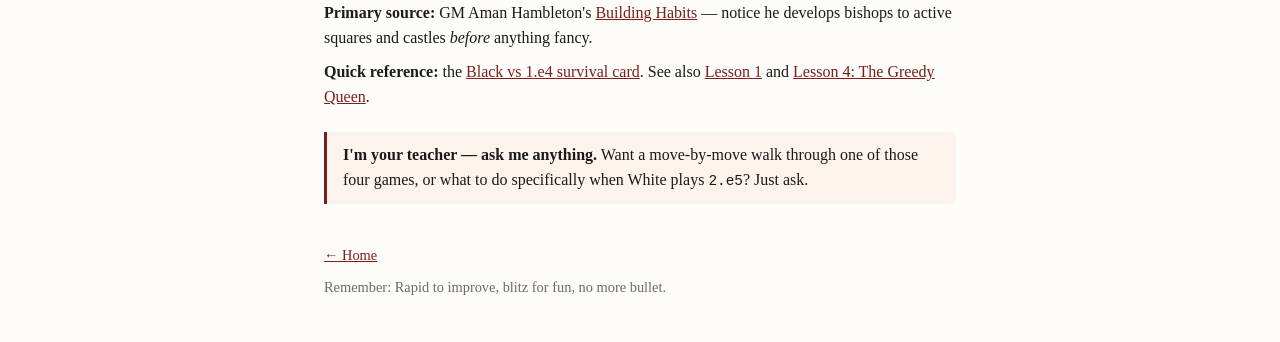
<file: lessons/0003-free-your-bishop.html>
<!DOCTYPE html>
<html lang="en">
<head>
<meta charset="utf-8">
<meta name="viewport" content="width=device-width, initial-scale=1">
<title>Lesson 3 — Free Your Bishop</title>
<link rel="stylesheet" href="../assets/chessboard.css">
<style>
  :root { --ink:#1a1a1a; --soft:#6b6b6b; --rule:#d9d2c5; --bg:#fdfcf8; --accent:#7a1f1f; --good:#2f7d32; --bad:#b23b3b; }
  * { box-sizing: border-box; }
  body { font-family: Georgia, "Iowan Old Style", "Palatino Linotype", serif; color: var(--ink);
    background: var(--bg); line-height: 1.55; max-width: 42rem; margin: 3rem auto; padding: 0 1.25rem; }
  .kicker { color: var(--soft); text-transform: uppercase; letter-spacing: .12em; font-size: .72rem; margin: 0; }
  h1 { font-size: 1.7rem; margin: .1rem 0 .3rem; letter-spacing: -0.01em; }
  .sub { color: var(--soft); font-style: italic; margin: 0 0 1.6rem; }
  h2 { font-size: 1.2rem; margin: 2rem 0 .4rem; }
  hr { border: 0; border-top: 1px solid var(--rule); margin: 2rem 0; }
  p { margin: .6rem 0; }
  a { color: var(--accent); }
  .scanbox { border: 1px solid var(--rule); background: #fffdf7; border-radius: 8px; padding: .9rem 1.2rem; margin: 1.2rem 0; }
  .scanbox strong { color: var(--accent); }
  code { font-family: ui-monospace, Menlo, Consolas, monospace; font-size:.9em; }
  .myth { display:grid; grid-template-columns: 1fr 1fr; gap:.8rem; margin:1.2rem 0; }
  @media (max-width: 30rem){ .myth { grid-template-columns:1fr; } }
  .myth div { border:1px solid var(--rule); border-radius:8px; padding:.7rem .9rem; }
  .myth .x { border-left:3px solid var(--bad); } .myth .o { border-left:3px solid var(--good); }
  .myth h3 { margin:.1rem 0 .3rem; font-size:.95rem; }
  ol.plan { margin:.6rem 0; padding-left:1.2rem; } ol.plan li { margin:.35rem 0; }
  figure.fig { margin:1.2rem 0; } figure.fig figcaption { font-size:.86rem; color:var(--soft); margin-top:.4rem; max-width:24rem; }
  .ask { background: #fbf3ec; border-left: 3px solid var(--accent); padding: .7rem 1rem; border-radius: 0 6px 6px 0; }
  footer { color: var(--soft); font-size: .9rem; margin-top: 2.5rem; }
</style>
</head>
<body>
  <p class="kicker">Lesson 3 &middot; Playing d5 as Black</p>
  <h1>Free Your Bishop</h1>
  <p class="sub">Built from your own games: why you lose with Black, and the one move-order rule that fixes it.</p>

  <p>You won or drew every game as <strong>White</strong> and lost every game as <strong>Black</strong>.
  All four Black losses had the <em>same</em> root cause — and it isn't tactics or time. It's a single move
  played too early: <strong>&hellip;e6</strong>.</p>

  <h2>The myth that's costing you the games</h2>
  <p>You told me the plan as Black is to "build the fort: f7&ndash;e6&ndash;d5&ndash;c6&ndash;b7." Two problems.</p>

  <div class="myth">
    <div class="x">
      <h3>&#10007; That isn't the Scandinavian</h3>
      <p style="margin:.2rem 0;font-size:.92rem;">The real Scandinavian is <code>1.e4 d5 2.exd5 Qxd5</code> —
      you <em>trade</em> the d-pawn and develop fast. No fort. And opponents rarely play <code>2.exd5</code>
      anyway, so you're seldom even in it.</p>
    </div>
    <div class="o">
      <h3>&#10003; The fort jails your own bishop</h3>
      <p style="margin:.2rem 0;font-size:.92rem;">Playing <code>&hellip;e6</code> blocks the diagonal your
      light-squared bishop (on c8) needs. It's stuck behind its own pawns all game — your worst piece.</p>
    </div>
  </div>

  <figure class="fig">
    <div id="trap"></div>
    <figcaption>After <code>&hellip;e6</code> too early: the bishop on <span class="cb-chip red">c8</span>
    is sealed in. Its only road (c8&ndash;d7&ndash;<span class="cb-chip red">e6</span>&ndash;f5) is blocked
    by your own pawn. Trapped all game.</figcaption>
  </figure>

  <div class="scanbox">
    <p style="margin:.2rem 0;"><strong>The one rule to remember:</strong> Never play <strong>&hellip;e6</strong>
    until your light-squared bishop is already <strong>outside</strong> the pawn chain — developed to
    <strong>f5</strong> or <strong>g4</strong> first. Bishop out, <em>then</em> e6.</p>
  </div>

  <h2>Your 3-move survival plan as Black</h2>
  <ol class="plan">
    <li><strong>Resolve the centre.</strong> If White offers <code>exd5</code>, recapture. If he pushes
    <code>e5</code> or ignores it, leave d5 and develop.</li>
    <li><strong>Bishop out before e6, knights before the queen.</strong> Get the c8-bishop to
    <code>f5</code>/<code>g4</code>, play <code>&hellip;Nf6</code> + <code>&hellip;Nc6</code>. No early queen raids.</li>
    <li><strong>Castle.</strong> Bishop free + knight on f6 → castle kingside, connect the rooks.</li>
  </ol>

  <hr>
  <h2>Now you try</h2>
  <p>Click the square you'd move to. <span style="color:var(--good)"><b>Green</b></span> = right move,
  <span style="color:var(--bad)"><b>red</b></span> = the trap. Stuck? Hit <em>Show me the answer</em>.</p>

  <div id="puzzles"></div>

  <hr>
  <div class="scanbox">
    <p style="margin:.2rem 0;"><strong>Your tangible win this session:</strong> a reflex — before you ever
    play <code>&hellip;e6</code> as Black, your bishop must already be on f5 or g4. That one habit removes
    the cause of all four losses we reviewed.</p>
  </div>

  <h2>Go deeper</h2>
  <p><strong>Primary source:</strong> GM Aman Hambleton's
  <a href="https://www.youtube.com/playlist?list=PL8N8j2e7RpPnpqbISqi1SJ9_wrnNU3rEm">Building Habits</a> —
  notice he develops bishops to active squares and castles <em>before</em> anything fancy.</p>
  <p><strong>Quick reference:</strong> the <a href="../reference/black-vs-e4-survival.html">Black vs 1.e4 survival card</a>.
  See also <a href="0001-the-three-second-scan.html">Lesson 1</a> and
  <a href="0004-the-greedy-queen.html">Lesson 4: The Greedy Queen</a>.</p>

  <div class="ask" style="margin-top:1.4rem;">
    <strong>I'm your teacher — ask me anything.</strong> Want a move-by-move walk through one of those four
    games, or what to do specifically when White plays <code>2.e5</code>? Just ask.
  </div>

  <footer>
    <p style="margin:0 0 .6rem;"><a href="../index.html">&larr; Home</a></p>
    Remember: Rapid to improve, blitz for fun, no more bullet.
  </footer>

<script src="../assets/chessboard.js"></script>
<script>
  // Diagram: bishop jailed after an early ...e6
  CB.render(document.getElementById('trap'), {
    pieces: CB.fromFEN('rnbqkbnr/ppp2ppp/4p3/3p4/4P3/5N2/PPPP1PPP/RNBQKB1R'),
    highlights: { c8:'red', e6:'red' }
  });

  const puzzles = [
    {
      prompt: "White played 2.Nf3 — he won't take your pawn. Before you ever play …e6, FREE your light-squared bishop on c8 (shaded). Find the best move.",
      turn: "You are Black, to move.",
      pieces: CB.fromFEN('rnbqkbnr/ppp1pppp/8/3p4/4P3/5N2/PPPP1PPP/RNBQKB1R'),
      highlights: { c8:'mark' },
      best: ['f5','g4'], bestFrom: 'c8', trap: { from:'e7', to:'e6' },
      good: "Yes — …Bf5 (or …Bg4) develops the bishop OUTSIDE the pawn chain. Now it's active, and you can safely play …e6 next.",
      trapMsg: "That's the trap. …e6 here slams the door on the c8-bishop before it escapes. This one early move lost all four games we reviewed.",
      bad: "Not the move. Get the c8-bishop out in FRONT of your pawns (f5 or g4) before anything else.",
      reveal: "Green = …Bf5, the bishop escapes. Red = …e6, the trap that jails it."
    },
    {
      prompt: "Different game: your light bishop is already safe on f5 (shaded), knight on f6. Find Black's best move.",
      turn: "You are Black, to move.",
      pieces: CB.fromFEN('rn1qkb1r/pp2pppp/2p2n2/3p4/3P4/2N2N2/PPP2PPP/R1BQKB1R'),
      highlights: { f5:'mark' },
      best: ['e6'], bestFrom: 'e7', trap: { from:'f5', to:'c8' },
      good: "Correct — NOW …e6 is right. The bishop is already outside the chain, so e6 opens the f8-bishop and supports the centre. Same move, opposite verdict — timing is everything.",
      trapMsg: "Never un-develop a good piece. Retreating the bishop to c8 throws away two moves and the whole point of getting it out.",
      bad: "Not the best. The bishop is already free, so the move that was a trap last time is now exactly right.",
      reveal: "Green = …e6, now perfectly safe. Red = …Bc8, undeveloping your best piece."
    },
    {
      prompt: "Bishop free on f5, knight on f6 — finish the survival plan. Find Black's best move.",
      turn: "You are Black, to move.",
      pieces: CB.fromFEN('rn1qk2r/pp2bppp/2p1pn2/3p1b2/3P4/5N2/PPP1B1PP/5RK1'),
      highlights: { e8:'mark' },
      best: ['g8'], bestFrom: 'e8', trap: { from:'h7', to:'h6' },
      good: "Castled! King tucked to g8, rook joins on f8. Bishop free, knights out, king safe — opening done right.",
      trapMsg: "A slow pawn move that does nothing while your king sits in the centre. Castle FIRST — loose kings are the other half of every Black loss.",
      bad: "Not it. Development is done; the urgent job is king safety. Move the king toward the h-rook.",
      reveal: "Green = O-O (king to g8). Red = …h6, a slow move that leaves the king exposed."
    }
  ];
  const root = document.getElementById('puzzles');
  puzzles.forEach((pz, i) => { pz.num = i + 1; CB.puzzle(root, pz); });
</script>
</body>
</html>
</file>
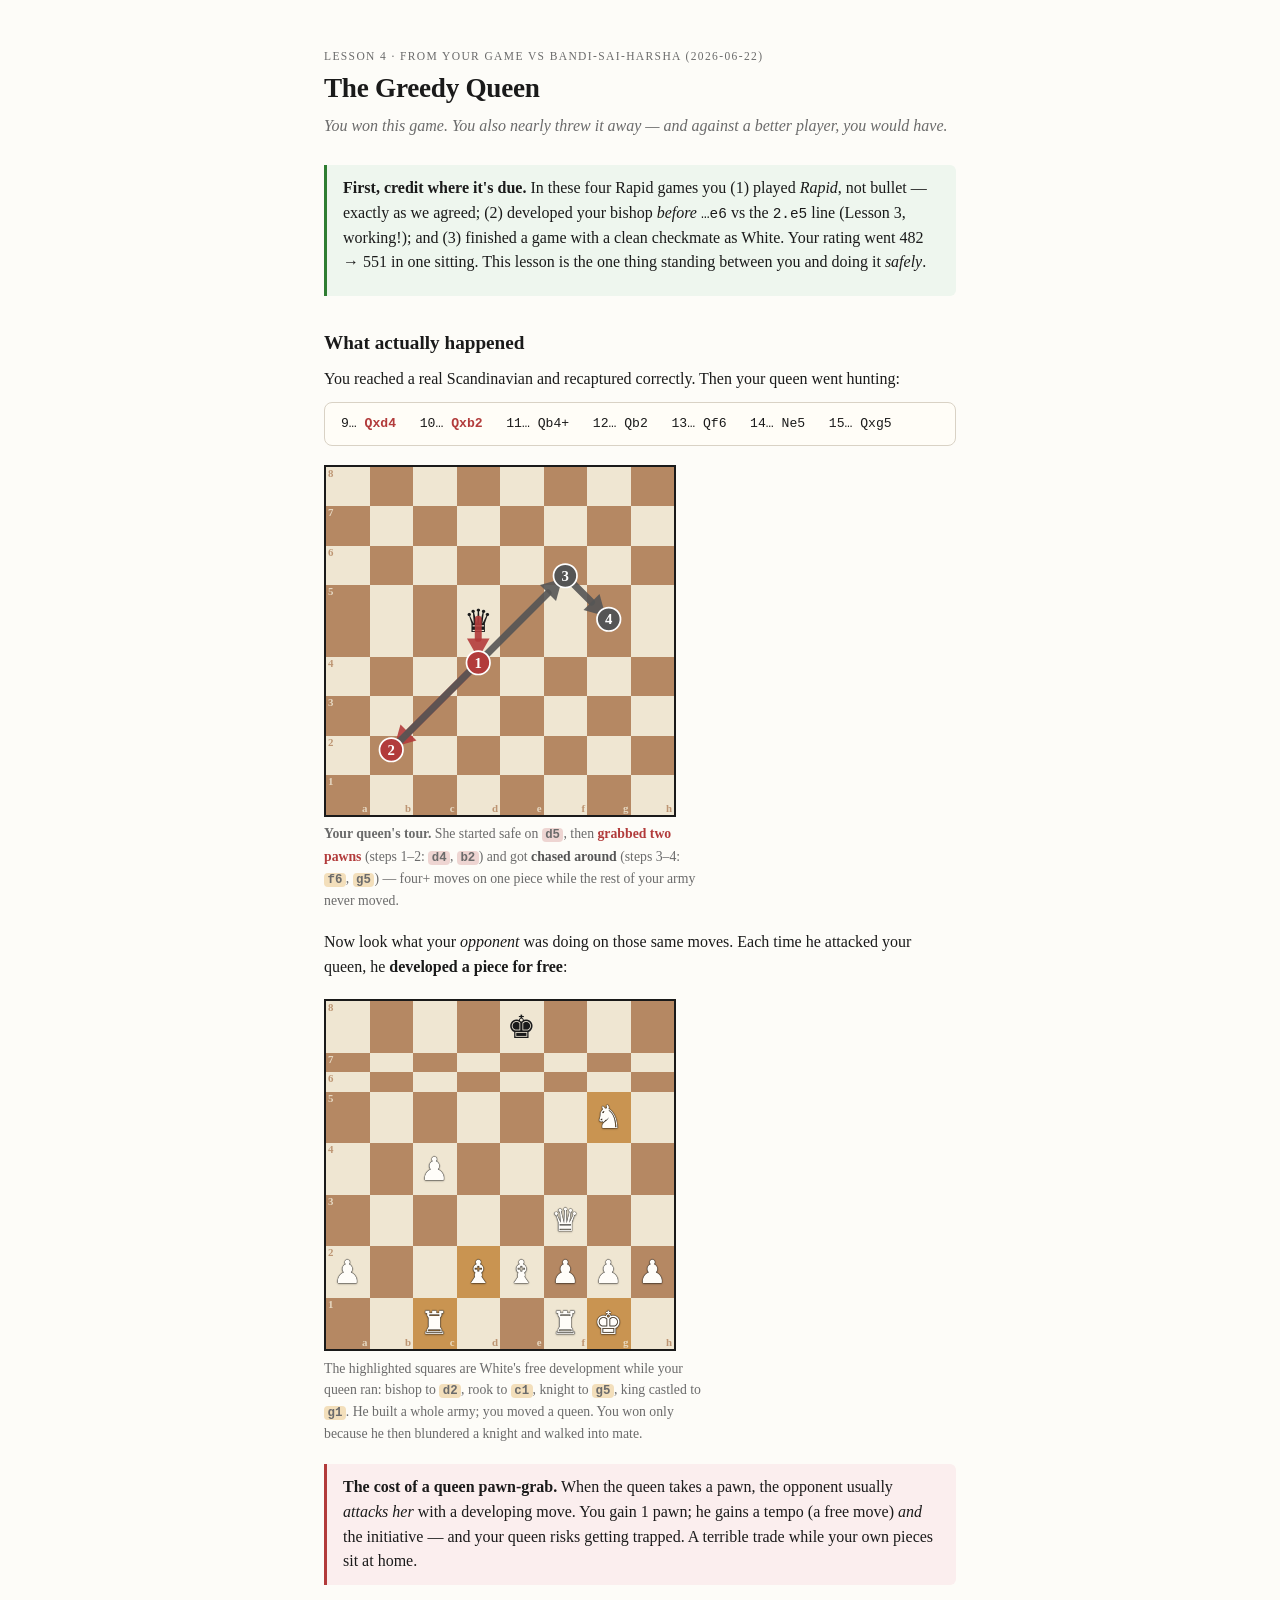
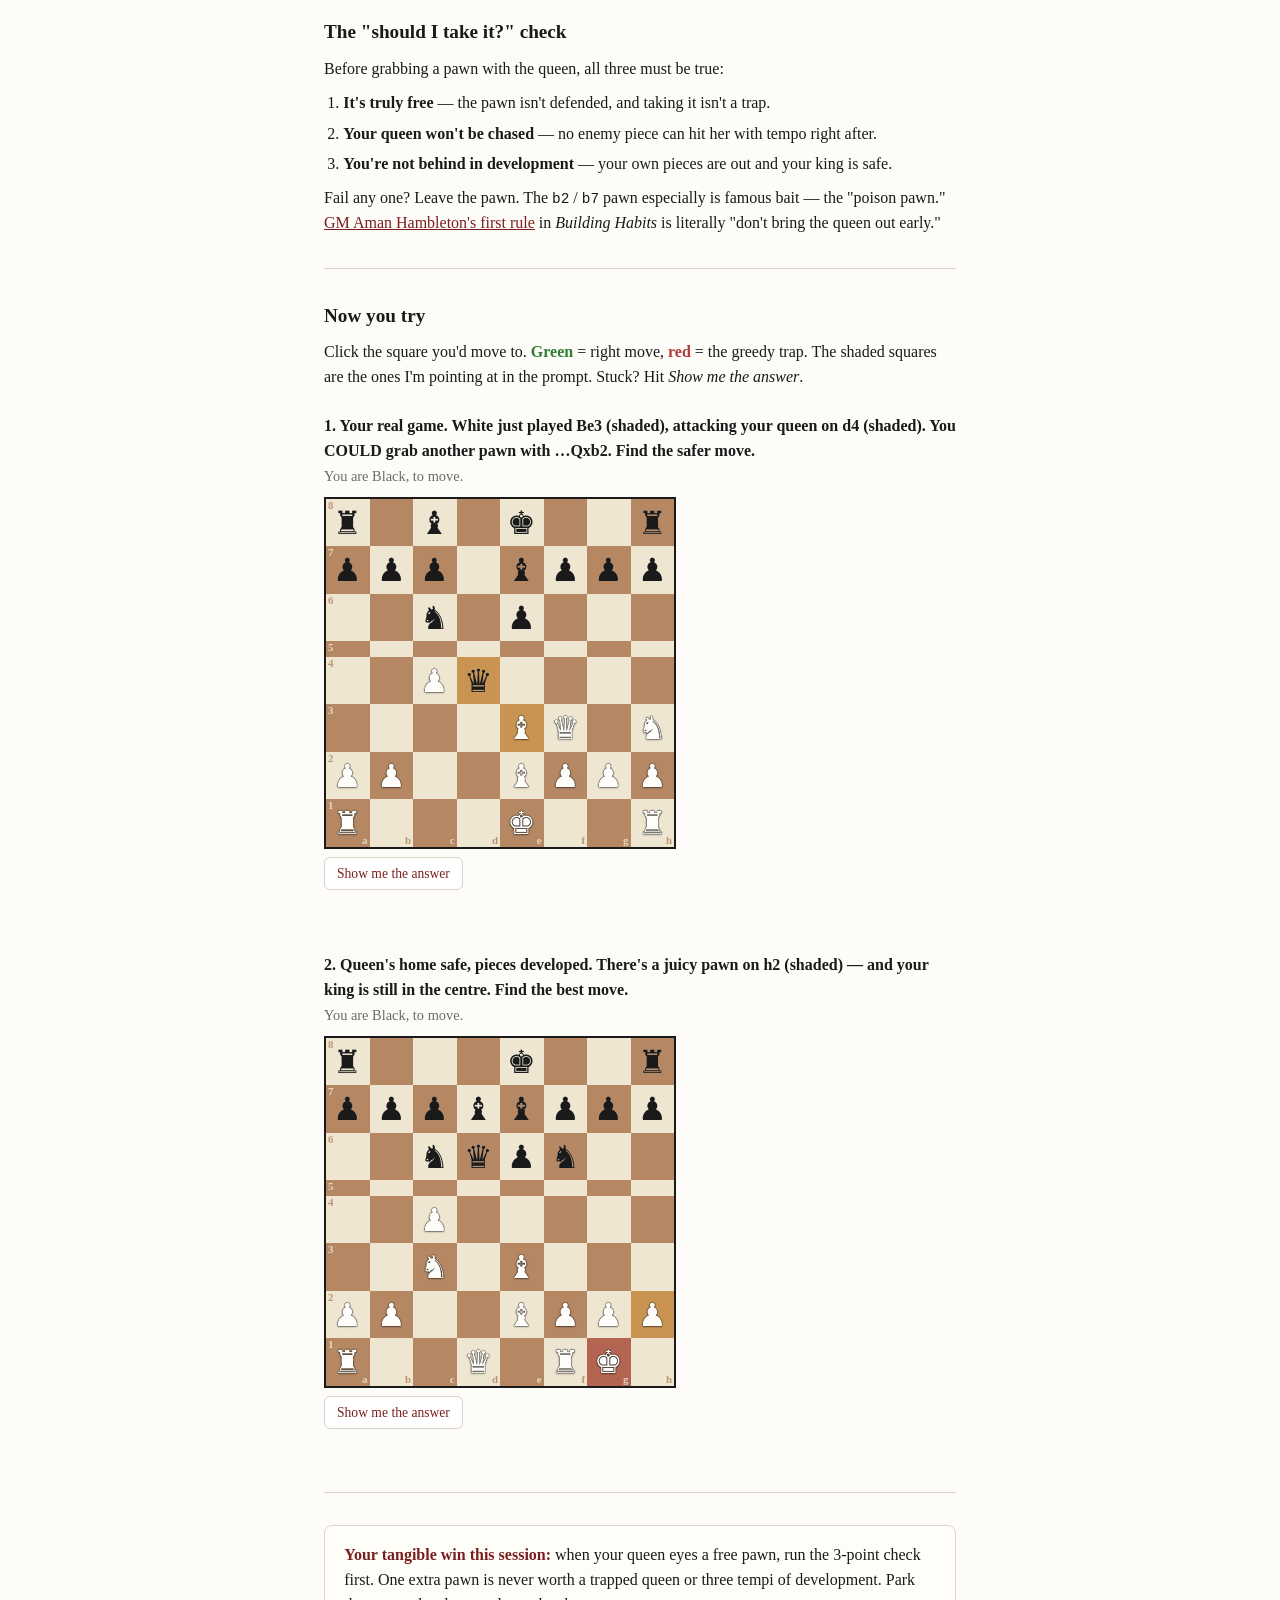
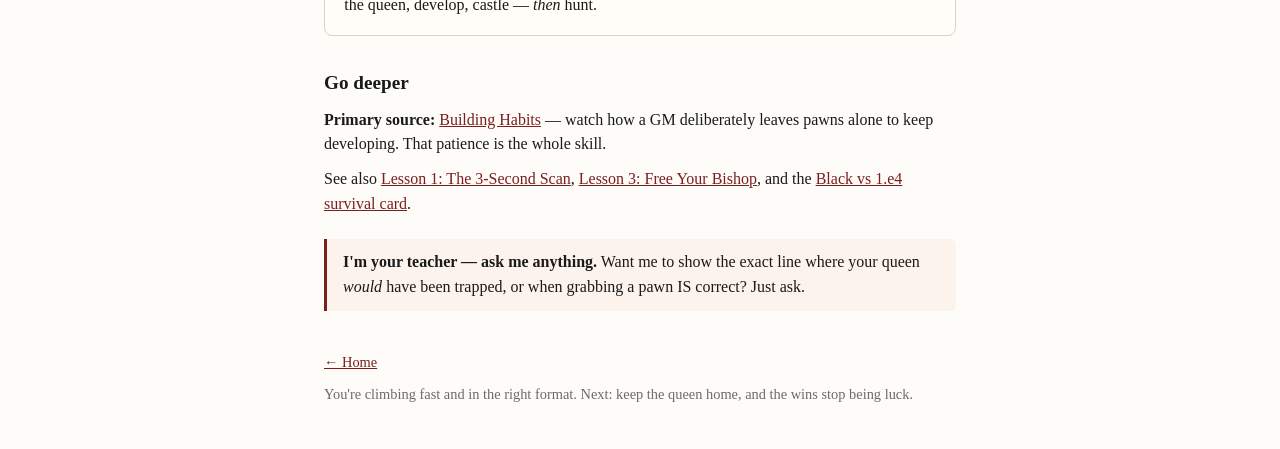
<file: lessons/0004-the-greedy-queen.html>
<!DOCTYPE html>
<html lang="en">
<head>
<meta charset="utf-8">
<meta name="viewport" content="width=device-width, initial-scale=1">
<title>Lesson 4 — The Greedy Queen</title>
<link rel="stylesheet" href="../assets/chessboard.css">
<style>
  :root { --ink:#1a1a1a; --soft:#6b6b6b; --rule:#d9d2c5; --bg:#fdfcf8; --accent:#7a1f1f; --good:#2f7d32; --bad:#b23b3b; }
  * { box-sizing: border-box; }
  body { font-family: Georgia, "Iowan Old Style", "Palatino Linotype", serif; color: var(--ink);
    background: var(--bg); line-height: 1.55; max-width: 42rem; margin: 3rem auto; padding: 0 1.25rem; }
  .kicker { color: var(--soft); text-transform: uppercase; letter-spacing: .12em; font-size: .72rem; margin: 0; }
  h1 { font-size: 1.7rem; margin: .1rem 0 .3rem; letter-spacing: -0.01em; }
  .sub { color: var(--soft); font-style: italic; margin: 0 0 1.6rem; }
  h2 { font-size: 1.2rem; margin: 2rem 0 .4rem; }
  hr { border: 0; border-top: 1px solid var(--rule); margin: 2rem 0; }
  p { margin: .6rem 0; }
  a { color: var(--accent); }
  .scanbox { border: 1px solid var(--rule); background: #fffdf7; border-radius: 8px; padding: .9rem 1.2rem; margin: 1.2rem 0; }
  .scanbox strong { color: var(--accent); }
  .warn { border-left: 3px solid var(--bad); background: #fbeeee; padding: .7rem 1rem; border-radius: 0 6px 6px 0; }
  .good-box { border-left: 3px solid var(--good); background: #eef6ee; padding: .7rem 1rem; border-radius: 0 6px 6px 0; }
  ol.plan { margin:.6rem 0; padding-left:1.2rem; } ol.plan li { margin:.35rem 0; }
  code { font-family: ui-monospace, Menlo, Consolas, monospace; font-size:.9em; }
  .movetrail { font-family: ui-monospace, Menlo, Consolas, monospace; font-size:.82rem; line-height:1.5;
    background:#fffdf7; border:1px solid var(--rule); border-radius:8px; padding:.7rem 1rem; }
  .movetrail b { color:var(--bad); }
  figure.fig { margin:1.2rem 0; }
  figure.fig figcaption { font-size:.86rem; color:var(--soft); margin-top:.4rem; max-width:24rem; }
  .ask { background: #fbf3ec; border-left: 3px solid var(--accent); padding: .7rem 1rem; border-radius: 0 6px 6px 0; }
  footer { color: var(--soft); font-size: .9rem; margin-top: 2.5rem; }
</style>
</head>
<body>
  <p class="kicker">Lesson 4 &middot; From your game vs bandi-Sai-Harsha (2026-06-22)</p>
  <h1>The Greedy Queen</h1>
  <p class="sub">You won this game. You also nearly threw it away — and against a better player, you would have.</p>

  <div class="good-box">
    <strong>First, credit where it's due.</strong> In these four Rapid games you (1) played <em>Rapid</em>,
    not bullet — exactly as we agreed; (2) developed your bishop <em>before</em> <code>&hellip;e6</code> vs the
    <code>2.e5</code> line (Lesson 3, working!); and (3) finished a game with a clean checkmate as White.
    Your rating went 482 &rarr; 551 in one sitting. This lesson is the one thing standing between you and
    doing it <em>safely</em>.</p>
  </div>

  <h2>What actually happened</h2>
  <p>You reached a real Scandinavian and recaptured correctly. Then your queen went hunting:</p>
  <p class="movetrail">9&hellip; <b>Qxd4</b> &nbsp; 10&hellip; <b>Qxb2</b> &nbsp; 11&hellip; Qb4+ &nbsp;
  12&hellip; Qb2 &nbsp; 13&hellip; Qf6 &nbsp; 14&hellip; Ne5 &nbsp; 15&hellip; Qxg5</p>

  <figure class="fig">
    <div id="journey"></div>
    <figcaption>
      <b>Your queen's tour.</b> She started safe on <span class="cb-chip red">d5</span>, then
      <span style="color:var(--bad)"><b>grabbed two pawns</b></span> (steps 1&ndash;2:
      <span class="cb-chip red">d4</span>, <span class="cb-chip red">b2</span>) and got
      <span style="color:#555"><b>chased around</b></span> (steps 3&ndash;4:
      <span class="cb-chip">f6</span>, <span class="cb-chip">g5</span>) &mdash; four+ moves on one piece
      while the rest of your army never moved.
    </figcaption>
  </figure>

  <p>Now look what your <em>opponent</em> was doing on those same moves. Each time he attacked your queen,
  he <strong>developed a piece for free</strong>:</p>

  <figure class="fig">
    <div id="whitearmy"></div>
    <figcaption>
      The highlighted squares are White's free development while your queen ran:
      bishop to <span class="cb-chip">d2</span>, rook to <span class="cb-chip">c1</span>, knight to
      <span class="cb-chip">g5</span>, king castled to <span class="cb-chip">g1</span>. He built a whole
      army; you moved a queen. You won only because he then blundered a knight and walked into mate.
    </figcaption>
  </figure>

  <div class="warn">
    <strong>The cost of a queen pawn-grab.</strong> When the queen takes a pawn, the opponent usually
    <em>attacks her</em> with a developing move. You gain 1 pawn; he gains a tempo (a free move) <em>and</em>
    the initiative — and your queen risks getting trapped. A terrible trade while your own pieces sit at home.
  </div>

  <h2>The "should I take it?" check</h2>
  <p>Before grabbing a pawn with the queen, all three must be true:</p>
  <ol class="plan">
    <li><strong>It's truly free</strong> — the pawn isn't defended, and taking it isn't a trap.</li>
    <li><strong>Your queen won't be chased</strong> — no enemy piece can hit her with tempo right after.</li>
    <li><strong>You're not behind in development</strong> — your own pieces are out and your king is safe.</li>
  </ol>
  <p>Fail any one? Leave the pawn. The <code>b2</code> / <code>b7</code> pawn especially is famous bait —
  the "poison pawn." <a href="https://www.youtube.com/playlist?list=PL8N8j2e7RpPnpqbISqi1SJ9_wrnNU3rEm">GM Aman
  Hambleton's first rule</a> in <em>Building Habits</em> is literally "don't bring the queen out early."</p>

  <hr>
  <h2>Now you try</h2>
  <p>Click the square you'd move to. <span style="color:var(--good)"><b>Green</b></span> = right move,
  <span style="color:var(--bad)"><b>red</b></span> = the greedy trap. The shaded squares are the ones I'm
  pointing at in the prompt. Stuck? Hit <em>Show me the answer</em>.</p>

  <div id="puzzles"></div>

  <hr>
  <div class="scanbox">
    <p style="margin:.2rem 0;"><strong>Your tangible win this session:</strong> when your queen eyes a free
    pawn, run the 3-point check first. One extra pawn is never worth a trapped queen or three tempi of
    development. Park the queen, develop, castle — <em>then</em> hunt.</p>
  </div>

  <h2>Go deeper</h2>
  <p><strong>Primary source:</strong> <a href="https://www.youtube.com/playlist?list=PL8N8j2e7RpPnpqbISqi1SJ9_wrnNU3rEm">Building Habits</a>
  — watch how a GM deliberately leaves pawns alone to keep developing. That patience is the whole skill.</p>
  <p>See also <a href="0001-the-three-second-scan.html">Lesson 1: The 3-Second Scan</a>,
  <a href="0003-free-your-bishop.html">Lesson 3: Free Your Bishop</a>, and the
  <a href="../reference/black-vs-e4-survival.html">Black vs 1.e4 survival card</a>.</p>

  <div class="ask" style="margin-top:1.4rem;">
    <strong>I'm your teacher — ask me anything.</strong> Want me to show the exact line where your
    queen <em>would</em> have been trapped, or when grabbing a pawn IS correct? Just ask.
  </div>

  <footer>
    <p style="margin:0 0 .6rem;"><a href="../index.html">&larr; Home</a></p>
    You're climbing fast and in the right format. Next: keep the queen home, and the wins stop being luck.
  </footer>

<script src="../assets/chessboard.js"></script>
<script>
  // The queen's tour: one piece, four+ moves. Red = greedy grabs, slate = chased.
  CB.render(document.getElementById('journey'), {
    pieces: { d5: { t:'Q', c:'b' } },
    arrows: [
      { from:'d5', to:'d4', color:'red' }, { from:'d4', to:'b2', color:'red' },
      { from:'b2', to:'f6', color:'slate' }, { from:'f6', to:'g5', color:'slate' }
    ],
    badges: [
      { sq:'d4', n:1, color:'red' }, { sq:'b2', n:2, color:'red' },
      { sq:'f6', n:3, color:'slate' }, { sq:'g5', n:4, color:'slate' }
    ]
  });

  // What White built "for free" while the queen wandered (position ~move 14).
  CB.render(document.getElementById('whitearmy'), {
    pieces: CB.fromFEN('4k3/8/8/6N1/2P5/5Q2/P2BBPPP/2R2RK1'),
    highlights: { d2:'mark', c1:'mark', g5:'mark', g1:'mark' }
  });

  const puzzles = [
    {
      prompt: "Your real game. White just played Be3 (shaded), attacking your queen on d4 (shaded). You COULD grab another pawn with …Qxb2. Find the safer move.",
      turn: "You are Black, to move.",
      pieces: CB.fromFEN('r1b1k2r/ppp1bppp/2n1p3/8/2Pq4/4BQ1N/PP2BPPP/R3K2R'),
      highlights: { e3:'mark', d4:'mark' },
      best: ['d6','d7'], bestFrom: 'd4', trap: { from:'d4', to:'b2' },
      good: "Right — retreat the queen to safety (…Qd6) and get ready to castle. You keep the game calm and let your pieces come out.",
      trapMsg: "The poison pawn! This is what you played. After …Qxb2, White hits the queen with Rc1/Rb1 and develops with tempo while she runs. You only survived because he blundered.",
      bad: "Your queen is attacked by the bishop on e3 — she must move. Don't go pawn-hunting deeper into White's camp; retreat to a safe, useful square.",
      reveal: "Green = …Qd6, safe and sound. Red = …Qxb2, the greedy grab that nearly cost you the game."
    },
    {
      prompt: "Queen's home safe, pieces developed. There's a juicy pawn on h2 (shaded) — and your king is still in the centre. Find the best move.",
      turn: "You are Black, to move.",
      pieces: CB.fromFEN('r3k2r/pppbbppp/2nqpn2/8/2P5/2N1B3/PP2BPPP/R2Q1RK1'),
      highlights: { h2:'mark', g1:'red' },
      best: ['g8'], bestFrom: 'e8', trap: { from:'d6', to:'h2' },
      good: "Yes! Castle. King safe, rook joins the game. Boring beats brilliant — this is how you convert a good position instead of gambling it.",
      trapMsg: "Disaster — h2 is guarded by the White king on g1 (shaded red), so Kxh2 just wins your queen. And even if it weren't, your own king is still uncastled.",
      bad: "Your development is done; the urgent job is king safety. Tuck the king toward the h-rook.",
      reveal: "Green = O-O, king to safety. Red = …Qxh2??, hanging your queen to Kxh2."
    }
  ];
  const root = document.getElementById('puzzles');
  puzzles.forEach((pz, i) => { pz.num = i + 1; CB.puzzle(root, pz); });
</script>
</body>
</html>
</file>
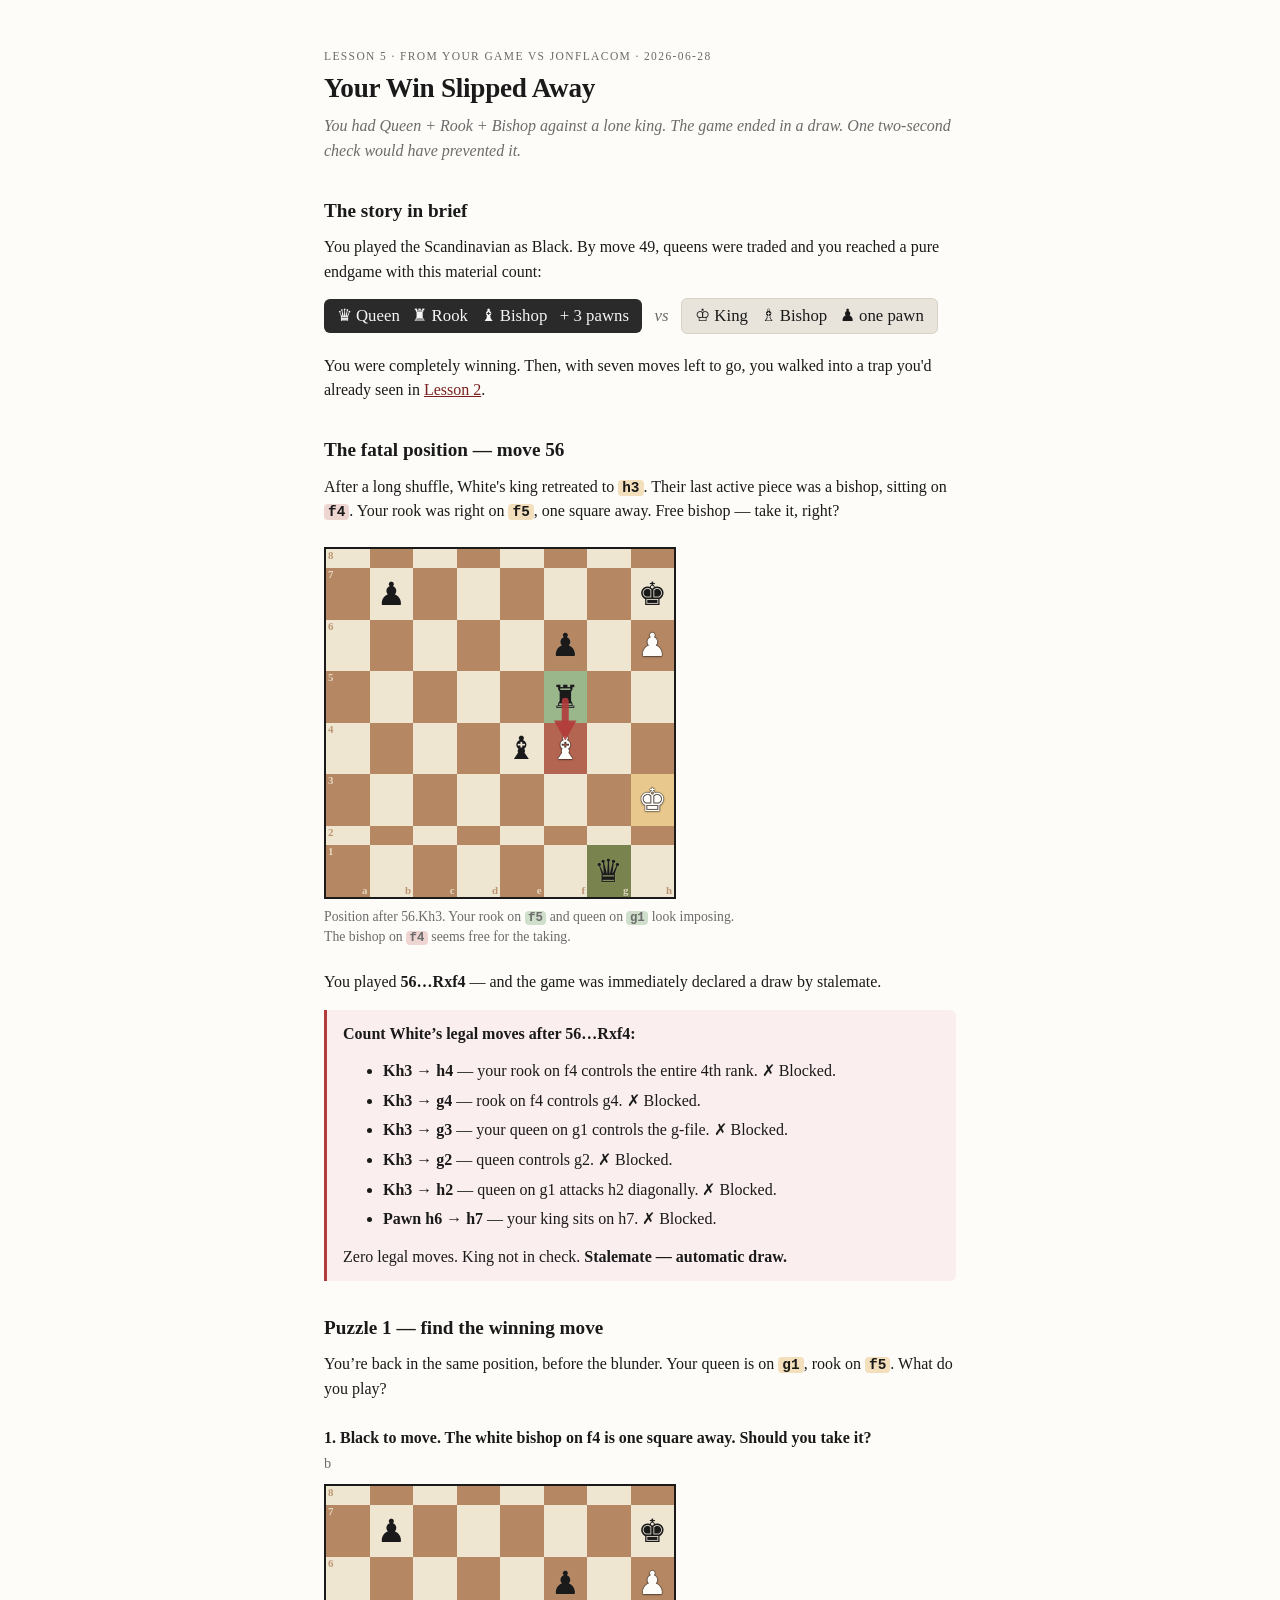
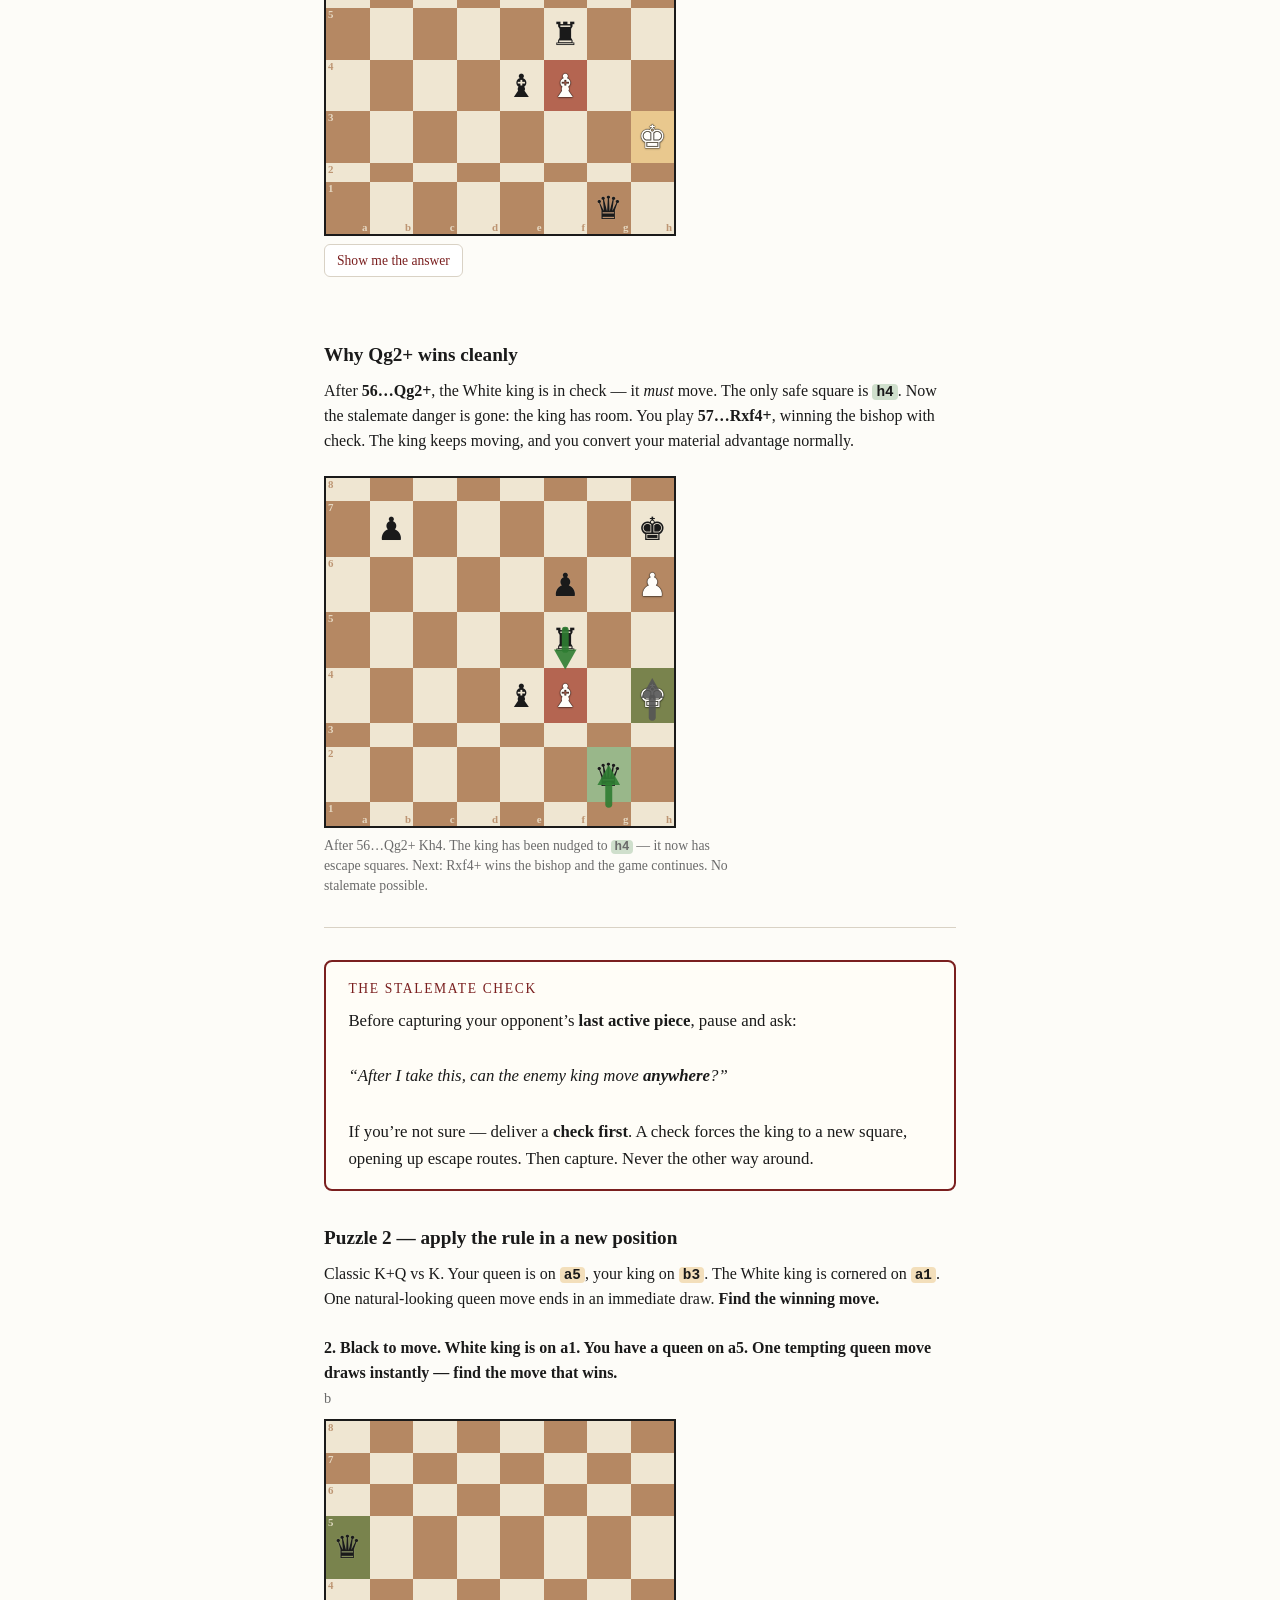
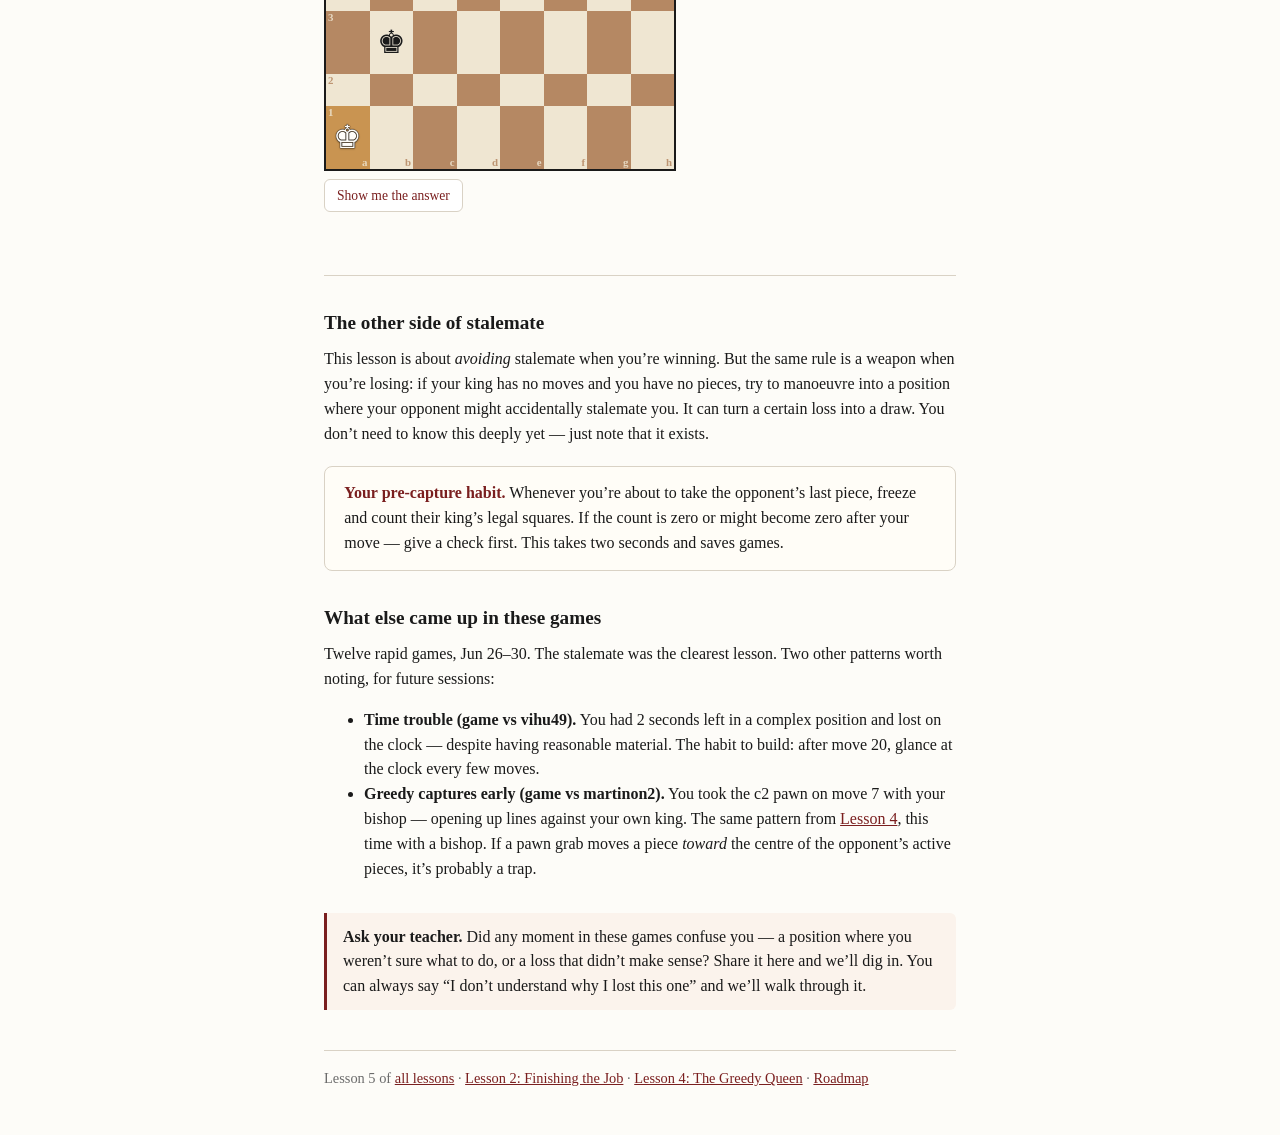
<file: lessons/0005-your-win-slipped-away.html>
<!DOCTYPE html>
<html lang="en">
<head>
<meta charset="utf-8">
<meta name="viewport" content="width=device-width, initial-scale=1">
<title>Lesson 5 — Your Win Slipped Away</title>
<link rel="stylesheet" href="../assets/chessboard.css">
<style>
  :root { --ink:#1a1a1a; --soft:#6b6b6b; --rule:#d9d2c5; --bg:#fdfcf8; --accent:#7a1f1f; --good:#2f7d32; --bad:#b23b3b; }
  * { box-sizing: border-box; }
  body { font-family: Georgia, "Iowan Old Style", "Palatino Linotype", serif; color: var(--ink);
    background: var(--bg); line-height: 1.55; max-width: 42rem; margin: 3rem auto; padding: 0 1.25rem; }
  .kicker { color: var(--soft); text-transform: uppercase; letter-spacing: .12em; font-size: .72rem; margin: 0; }
  h1 { font-size: 1.7rem; margin: .1rem 0 .3rem; letter-spacing: -0.01em; }
  .sub { color: var(--soft); font-style: italic; margin: 0 0 1.6rem; }
  h2 { font-size: 1.2rem; margin: 2rem 0 .4rem; }
  hr { border: 0; border-top: 1px solid var(--rule); margin: 2rem 0; }
  p { margin: .6rem 0; }
  a { color: var(--accent); }
  .warn { border-left: 3px solid var(--bad); background: #fbeeee; padding: .7rem 1rem; border-radius: 0 6px 6px 0; margin: 1rem 0; }
  .good-box { border-left: 3px solid var(--good); background: #eef6ee; padding: .7rem 1rem; border-radius: 0 6px 6px 0; margin: 1rem 0; }
  .rule-card { border: 2px solid var(--accent); background: #fffdf7; border-radius: 8px; padding: 1rem 1.4rem; margin: 1.6rem 0; }
  .rule-card .rule-title { color: var(--accent); font-size: .85rem; text-transform: uppercase; letter-spacing: .12em; margin-bottom: .5rem; font-family: Georgia, serif; }
  .rule-card .rule-body { font-size: 1.05rem; line-height: 1.65; }
  .scanbox { border: 1px solid var(--rule); background: #fffdf7; border-radius: 8px; padding: .9rem 1.2rem; margin: 1.2rem 0; }
  .scanbox strong { color: var(--accent); }
  figure.fig { margin: 1.4rem 0; }
  figure.fig figcaption { font-size: .86rem; color: var(--soft); margin-top: .5rem; max-width: 26rem; line-height: 1.4; }
  .material { display: flex; gap: .8rem; align-items: center; flex-wrap: wrap; margin: .8rem 0 1.2rem; font-size: 1.05rem; }
  .material .side { padding: .35rem .8rem; border-radius: 6px; line-height: 1.4; }
  .material .side.black { background: #2a2a2a; color: #f5f5f5; }
  .material .side.white { background: #e8e4dc; color: #1a1a1a; border: 1px solid var(--rule); }
  .material .vs { color: var(--soft); font-style: italic; }
  .escape-check { margin: .8rem 0; }
  .escape-check li { margin: .3rem 0; }
  .ask { background: #fbf3ec; border-left: 3px solid var(--accent); padding: .7rem 1rem; border-radius: 0 6px 6px 0; margin-top: 2rem; }
  footer { color: var(--soft); font-size: .9rem; margin-top: 2.5rem; border-top: 1px solid var(--rule); padding-top: 1rem; }
</style>
</head>
<body>

  <p class="kicker">Lesson 5 &middot; From your game vs JONFLACOM &middot; 2026-06-28</p>
  <h1>Your Win Slipped Away</h1>
  <p class="sub">You had Queen + Rook + Bishop against a lone king. The game ended in a draw. One two-second check would have prevented it.</p>

  <h2>The story in brief</h2>
  <p>You played the Scandinavian as Black. By move 49, queens were traded and you reached a pure endgame with this material count:</p>

  <div class="material">
    <div class="side black">♛ Queen &nbsp;&nbsp;♜ Rook &nbsp;&nbsp;♝ Bishop &nbsp;&nbsp;+ 3 pawns</div>
    <span class="vs">vs</span>
    <div class="side white">♔ King &nbsp;&nbsp;♗ Bishop &nbsp;&nbsp;♟ one pawn</div>
  </div>

  <p>You were completely winning. Then, with seven moves left to go, you walked into a trap you'd already seen in <a href="0002-finishing-the-job.html">Lesson 2</a>.</p>

  <h2>The fatal position — move 56</h2>
  <p>After a long shuffle, White's king retreated to <span class="cb-chip">h3</span>. Their last active piece was a bishop, sitting on <span class="cb-chip red">f4</span>. Your rook was right on <span class="cb-chip">f5</span>, one square away. Free bishop — take it, right?</p>

  <figure class="fig">
    <div id="board-fatal"></div>
    <figcaption>
      Position after 56.Kh3. Your rook on <span class="cb-chip green">f5</span> and queen on
      <span class="cb-chip green">g1</span> look imposing. The bishop on <span class="cb-chip red">f4</span>
      seems free for the taking.
    </figcaption>
  </figure>

  <p>You played <strong>56&hellip;Rxf4</strong> — and the game was immediately declared a draw by stalemate.</p>

  <div class="warn">
    <strong>Count White&rsquo;s legal moves after 56&hellip;Rxf4:</strong>
    <ul class="escape-check">
      <li><strong>Kh3 &rarr; h4</strong> — your rook on f4 controls the entire 4th rank. &cross; Blocked.</li>
      <li><strong>Kh3 &rarr; g4</strong> — rook on f4 controls g4. &cross; Blocked.</li>
      <li><strong>Kh3 &rarr; g3</strong> — your queen on g1 controls the g-file. &cross; Blocked.</li>
      <li><strong>Kh3 &rarr; g2</strong> — queen controls g2. &cross; Blocked.</li>
      <li><strong>Kh3 &rarr; h2</strong> — queen on g1 attacks h2 diagonally. &cross; Blocked.</li>
      <li><strong>Pawn h6 &rarr; h7</strong> — your king sits on h7. &cross; Blocked.</li>
    </ul>
    Zero legal moves. King not in check. <strong>Stalemate — automatic draw.</strong>
  </div>

  <h2>Puzzle 1 — find the winning move</h2>
  <p>You&rsquo;re back in the same position, before the blunder. Your queen is on <span class="cb-chip">g1</span>, rook on <span class="cb-chip">f5</span>. What do you play?</p>

  <div id="puzzle1"></div>

  <h2>Why Qg2+ wins cleanly</h2>
  <p>After <strong>56&hellip;Qg2+</strong>, the White king is in check — it <em>must</em> move. The only safe square is <span class="cb-chip green">h4</span>. Now the stalemate danger is gone: the king has room. You play <strong>57&hellip;Rxf4+</strong>, winning the bishop with check. The king keeps moving, and you convert your material advantage normally.</p>

  <figure class="fig">
    <div id="board-solution"></div>
    <figcaption>
      After 56&hellip;Qg2+ Kh4. The king has been nudged to <span class="cb-chip green">h4</span>
      — it now has escape squares. Next: Rxf4+ wins the bishop and the game continues.
      No stalemate possible.
    </figcaption>
  </figure>

  <hr>

  <div class="rule-card">
    <div class="rule-title">The Stalemate Check</div>
    <div class="rule-body">
      Before capturing your opponent&rsquo;s <strong>last active piece</strong>, pause and ask:<br><br>
      <em>&ldquo;After I take this, can the enemy king move <strong>anywhere</strong>?&rdquo;</em><br><br>
      If you&rsquo;re not sure — deliver a <strong>check first</strong>. A check forces the king to a new square, opening up escape routes. Then capture. Never the other way around.
    </div>
  </div>

  <h2>Puzzle 2 — apply the rule in a new position</h2>
  <p>Classic K+Q vs K. Your queen is on <span class="cb-chip">a5</span>, your king on <span class="cb-chip">b3</span>. The White king is cornered on <span class="cb-chip">a1</span>. One natural-looking queen move ends in an immediate draw. <strong>Find the winning move.</strong></p>

  <div id="puzzle2"></div>

  <hr>

  <h2>The other side of stalemate</h2>
  <p>This lesson is about <em>avoiding</em> stalemate when you&rsquo;re winning. But the same rule is a weapon when you&rsquo;re losing: if your king has no moves and you have no pieces, try to manoeuvre into a position where your opponent might accidentally stalemate you. It can turn a certain loss into a draw. You don&rsquo;t need to know this deeply yet — just note that it exists.</p>

  <div class="scanbox">
    <strong>Your pre-capture habit.</strong> Whenever you&rsquo;re about to take the opponent&rsquo;s
    last piece, freeze and count their king&rsquo;s legal squares. If the count is zero or might become
    zero after your move — give a check first. This takes two seconds and saves games.
  </div>

  <h2>What else came up in these games</h2>
  <p>Twelve rapid games, Jun 26–30. The stalemate was the clearest lesson. Two other patterns worth noting, for future sessions:</p>
  <ul>
    <li><strong>Time trouble (game vs vihu49).</strong> You had 2 seconds left in a complex position and lost on the clock — despite having reasonable material. The habit to build: after move 20, glance at the clock every few moves.</li>
    <li><strong>Greedy captures early (game vs martinon2).</strong> You took the c2 pawn on move 7 with your bishop — opening up lines against your own king. The same pattern from <a href="0004-the-greedy-queen.html">Lesson 4</a>, this time with a bishop. If a pawn grab moves a piece <em>toward</em> the centre of the opponent&rsquo;s active pieces, it&rsquo;s probably a trap.</li>
  </ul>

  <div class="ask">
    <strong>Ask your teacher.</strong> Did any moment in these games confuse you — a position where you weren&rsquo;t sure what to do, or a loss that didn&rsquo;t make sense? Share it here and we&rsquo;ll dig in. You can always say &ldquo;I don&rsquo;t understand why I lost this one&rdquo; and we&rsquo;ll walk through it.
  </div>

  <footer>
    Lesson 5 of <a href="../lessons/">all lessons</a> &middot;
    <a href="0002-finishing-the-job.html">Lesson 2: Finishing the Job</a> &middot;
    <a href="0004-the-greedy-queen.html">Lesson 4: The Greedy Queen</a> &middot;
    <a href="../reference/improvement-roadmap.html">Roadmap</a>
  </footer>

</body>
<script src="../assets/chessboard.js"></script>
<script>
  // Fatal position: after 56.Kh3, Black to move
  // White: Kh3, Bf4, Ph6 | Black: Kh7, Qg1, Rf5, Be4, Pb7, Pf6
  var fatalFEN = '8/1p5k/5p1P/5r2/4bB2/7K/8/6q1 b - - 0 56';

  CB.render(document.getElementById('board-fatal'), {
    pieces: CB.fromFEN(fatalFEN),
    highlights: { f4: 'red', h3: 'mark', f5: 'green', g1: 'green' },
    arrows: [ { from: 'f5', to: 'f4', color: 'red' } ]
  });

  // Puzzle 1: find the good move (Qg2+) and avoid the trap (Rxf4)
  CB.puzzle(document.getElementById('puzzle1'), {
    num: 1,
    prompt: 'Black to move. The white bishop on f4 is one square away. Should you take it?',
    turn: 'b',
    pieces: CB.fromFEN(fatalFEN),
    highlights: { f4: 'red', h3: 'mark' },
    bestFrom: 'g1',
    best: ['g2', 'g3', 'h2'],
    trap: { from: 'f5', to: 'f4' },
    good: '✓ Correct — you give check first. The king must move to h4 (only legal square). Now Rxf4+ captures the bishop safely. No stalemate.',
    trapMsg: '✗ Rxf4 — the bishop is taken but count the king\'s moves: h4 (rook controls), g4 (rook controls), g3 (queen controls), g2 (queen controls), h2 (queen diagonal). Zero moves. The h6 pawn can\'t advance either — your king blocks h7. Stalemate: half a point instead of a full win.',
    bad: 'Look at the queen — can it give check? A check forces the king to move first.',
    reveal: 'Qg2+ (or Qg3+, or Qh2+) — any queen move that gives check works. The king is forced to h4, escaping the stalemate zone. Then Rxf4+ wins the bishop with check, and you proceed to win normally.'
  });

  // Solution board: after 56...Qg2+ Kh4
  // White: Kh4, Bf4, Ph6 | Black: Kh7, Qg2, Rf5, Be4, Pb7, Pf6
  var solPieces = {
    h4: { t: 'K', c: 'w' }, f4: { t: 'B', c: 'w' }, h6: { t: 'P', c: 'w' },
    h7: { t: 'K', c: 'b' }, g2: { t: 'Q', c: 'b' }, f5: { t: 'R', c: 'b' },
    e4: { t: 'B', c: 'b' }, b7: { t: 'P', c: 'b' }, f6: { t: 'P', c: 'b' }
  };
  CB.render(document.getElementById('board-solution'), {
    pieces: solPieces,
    highlights: { h4: 'green', g2: 'green', f4: 'red' },
    arrows: [
      { from: 'g1', to: 'g2', color: 'green' },
      { from: 'h3', to: 'h4', color: 'slate' },
      { from: 'f5', to: 'f4', color: 'green' }
    ]
  });

  // Puzzle 2: K+Q vs K — avoid Qa2 stalemate, play Qb4+
  // White: Ka1 | Black: Kb3, Qa5
  var puz2FEN = '8/8/8/q7/8/1k6/8/K7 b - - 0 1';
  CB.puzzle(document.getElementById('puzzle2'), {
    num: 2,
    prompt: 'Black to move. White king is on a1. You have a queen on a5. One tempting queen move draws instantly — find the move that wins.',
    turn: 'b',
    pieces: CB.fromFEN(puz2FEN),
    highlights: { a1: 'mark', a5: 'green' },
    bestFrom: 'a5',
    best: ['b4', 'b5', 'a4'],
    trap: { from: 'a5', to: 'a2' },
    good: '✓ Check! The king must move. After Ka2, Qb2 is checkmate. Clean win — no stalemate risk because you gave check first.',
    trapMsg: '✗ Qa2 — immediate stalemate. The White king on a1 cannot go to a2 (your queen), b2 (queen diagonal), or b1 (queen diagonal). You\'ve covered every escape square and the king isn\'t in check. Draw.',
    bad: 'Look for a check — it forces the king to move and eliminates all stalemate risk.',
    reveal: 'Qb4+! The king must move to a2. Then Qb2 is checkmate. The pattern: check first, corner second. A checking move always gives the king at least one square to go, so stalemate is impossible.'
  });
</script>
</html>
</file>
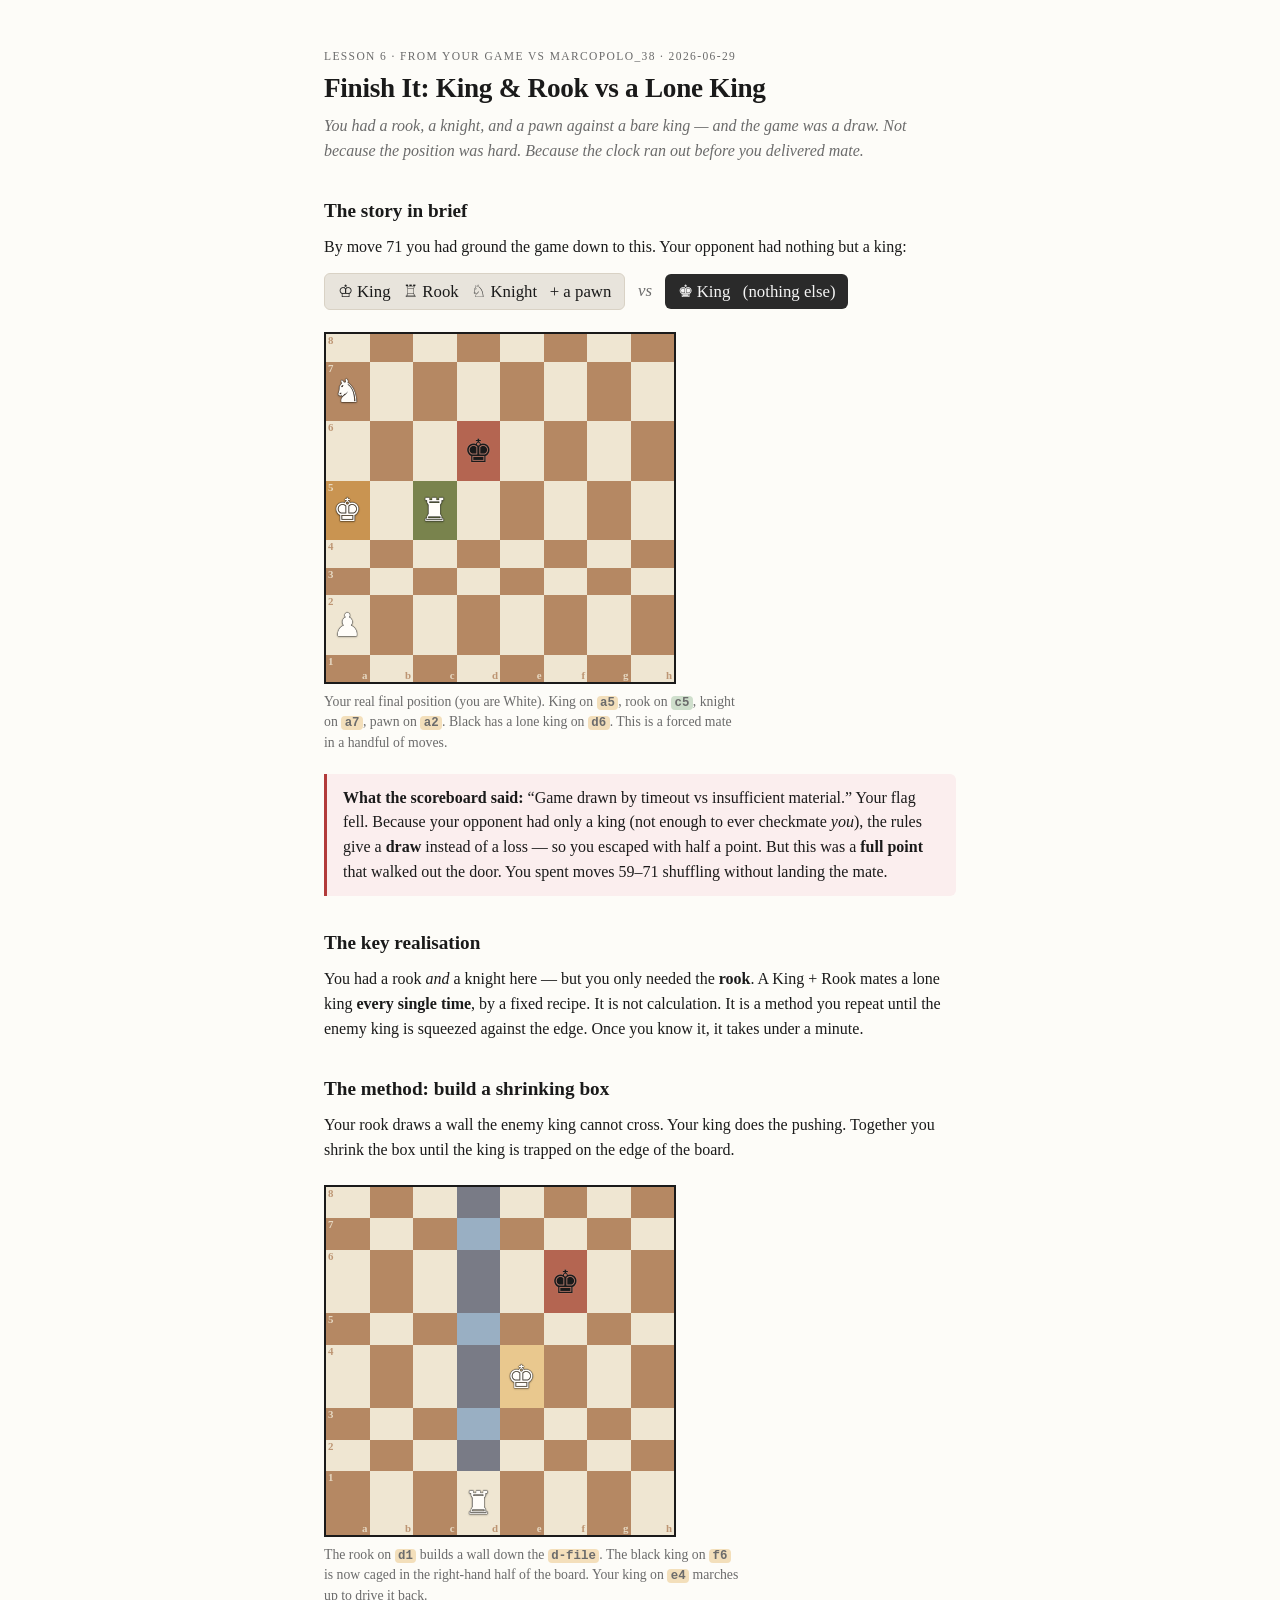
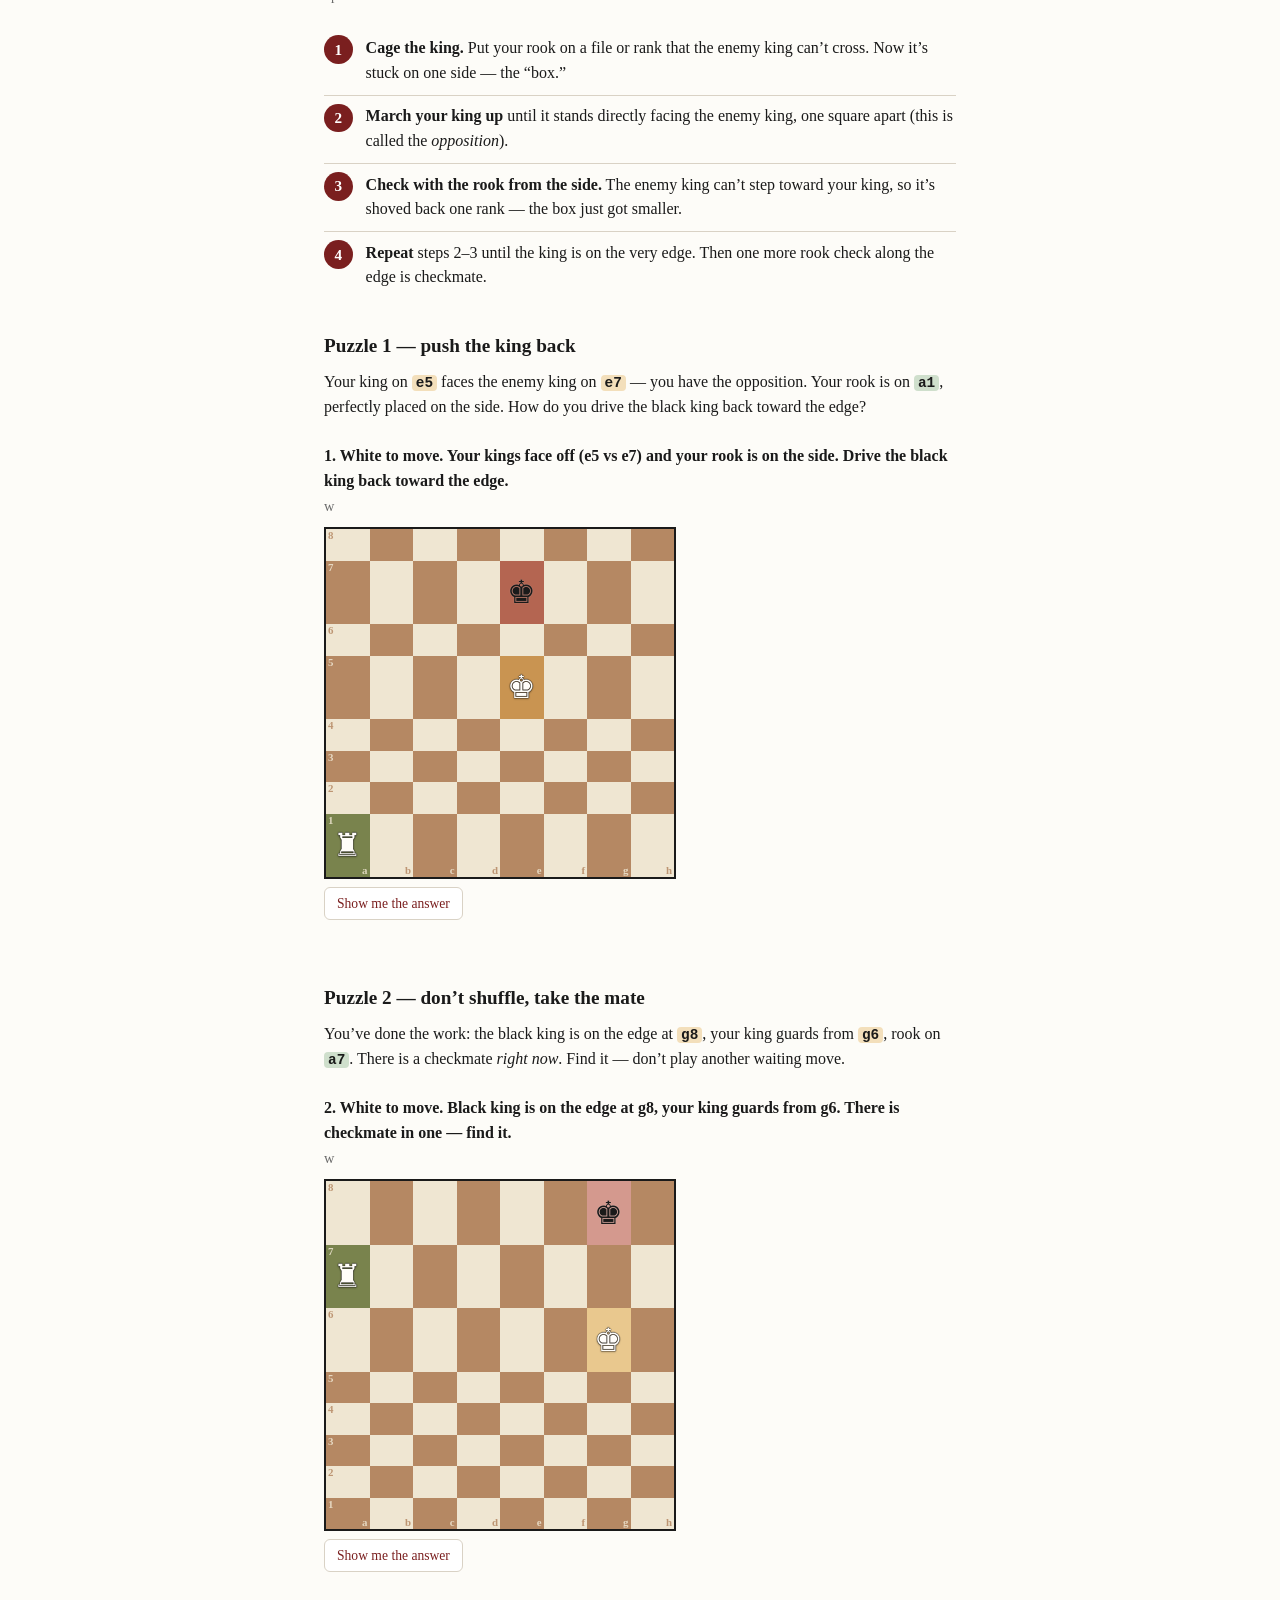
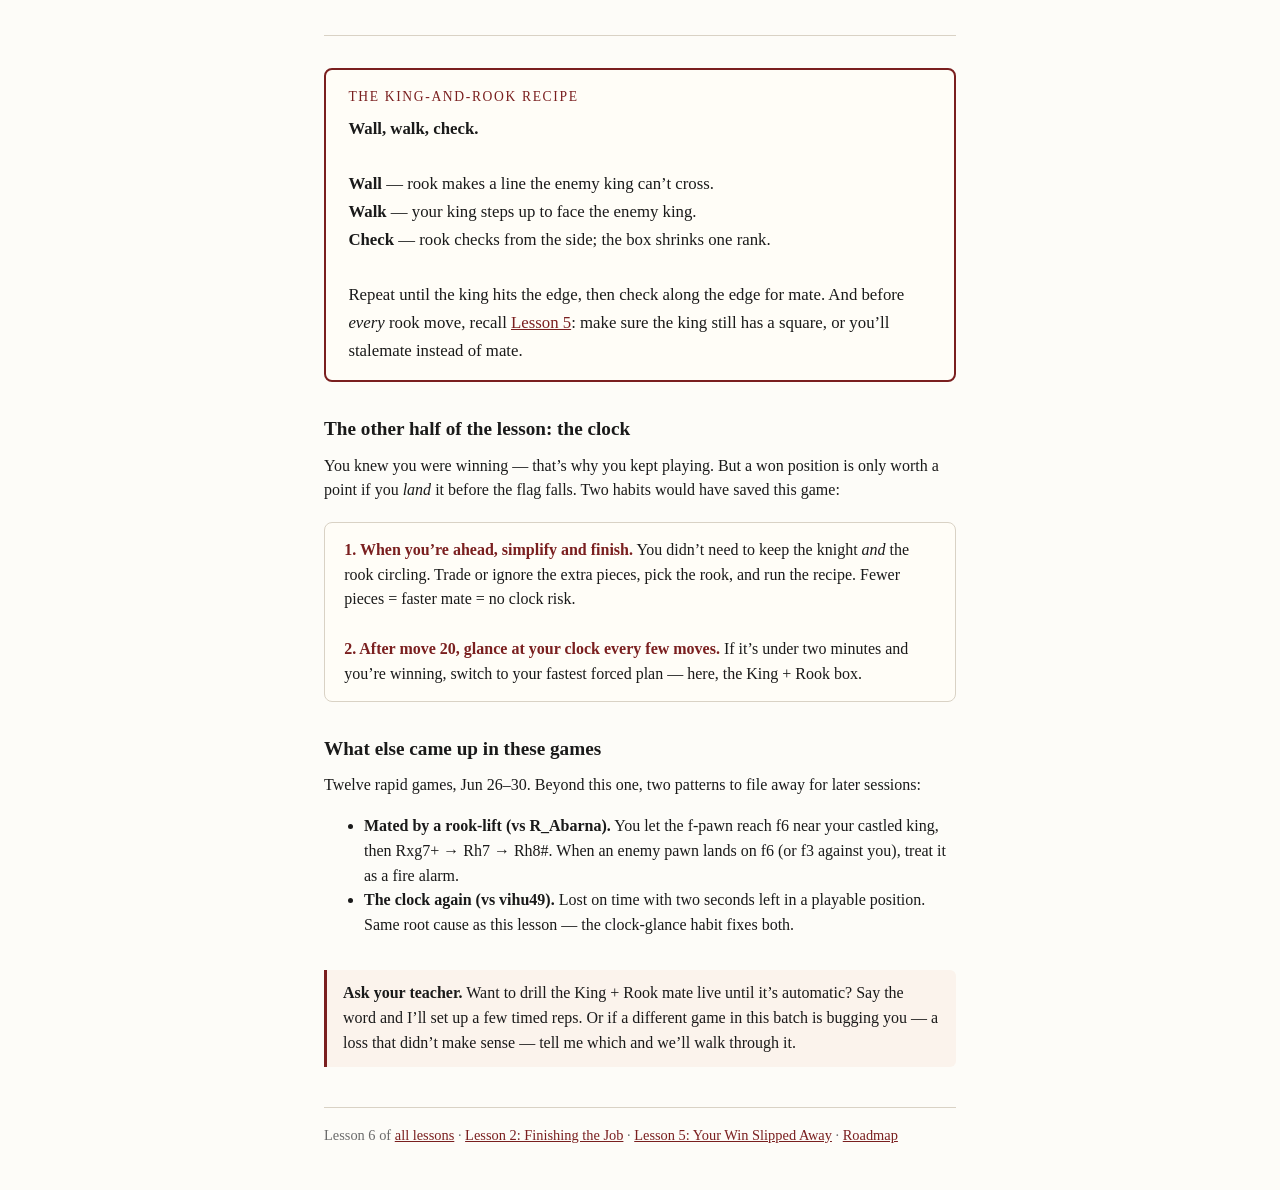
<file: lessons/0006-king-and-rook-mate.html>
<!DOCTYPE html>
<html lang="en">
<head>
<meta charset="utf-8">
<meta name="viewport" content="width=device-width, initial-scale=1">
<title>Lesson 6 — Finish It: King &amp; Rook vs Lone King</title>
<link rel="stylesheet" href="../assets/chessboard.css">
<style>
  :root { --ink:#1a1a1a; --soft:#6b6b6b; --rule:#d9d2c5; --bg:#fdfcf8; --accent:#7a1f1f; --good:#2f7d32; --bad:#b23b3b; }
  * { box-sizing: border-box; }
  body { font-family: Georgia, "Iowan Old Style", "Palatino Linotype", serif; color: var(--ink);
    background: var(--bg); line-height: 1.55; max-width: 42rem; margin: 3rem auto; padding: 0 1.25rem; }
  .kicker { color: var(--soft); text-transform: uppercase; letter-spacing: .12em; font-size: .72rem; margin: 0; }
  h1 { font-size: 1.7rem; margin: .1rem 0 .3rem; letter-spacing: -0.01em; }
  .sub { color: var(--soft); font-style: italic; margin: 0 0 1.6rem; }
  h2 { font-size: 1.2rem; margin: 2rem 0 .4rem; }
  hr { border: 0; border-top: 1px solid var(--rule); margin: 2rem 0; }
  p { margin: .6rem 0; }
  a { color: var(--accent); }
  .warn { border-left: 3px solid var(--bad); background: #fbeeee; padding: .7rem 1rem; border-radius: 0 6px 6px 0; margin: 1rem 0; }
  .good-box { border-left: 3px solid var(--good); background: #eef6ee; padding: .7rem 1rem; border-radius: 0 6px 6px 0; margin: 1rem 0; }
  .rule-card { border: 2px solid var(--accent); background: #fffdf7; border-radius: 8px; padding: 1rem 1.4rem; margin: 1.6rem 0; }
  .rule-card .rule-title { color: var(--accent); font-size: .85rem; text-transform: uppercase; letter-spacing: .12em; margin-bottom: .5rem; font-family: Georgia, serif; }
  .rule-card .rule-body { font-size: 1.05rem; line-height: 1.65; }
  .steps { counter-reset: step; list-style: none; padding: 0; margin: 1rem 0; }
  .steps li { position: relative; padding: .55rem 0 .55rem 2.6rem; border-bottom: 1px solid var(--rule); }
  .steps li:last-child { border-bottom: 0; }
  .steps li::before { counter-increment: step; content: counter(step); position: absolute; left: 0; top: .5rem;
    width: 1.8rem; height: 1.8rem; background: var(--accent); color: #fff; border-radius: 50%;
    display: flex; align-items: center; justify-content: center; font-weight: bold; font-size: .95rem; }
  .scanbox { border: 1px solid var(--rule); background: #fffdf7; border-radius: 8px; padding: .9rem 1.2rem; margin: 1.2rem 0; }
  .scanbox strong { color: var(--accent); }
  figure.fig { margin: 1.4rem 0; }
  figure.fig figcaption { font-size: .86rem; color: var(--soft); margin-top: .5rem; max-width: 26rem; line-height: 1.4; }
  .material { display: flex; gap: .8rem; align-items: center; flex-wrap: wrap; margin: .8rem 0 1.2rem; font-size: 1.05rem; }
  .material .side { padding: .35rem .8rem; border-radius: 6px; line-height: 1.4; }
  .material .side.black { background: #2a2a2a; color: #f5f5f5; }
  .material .side.white { background: #e8e4dc; color: #1a1a1a; border: 1px solid var(--rule); }
  .material .vs { color: var(--soft); font-style: italic; }
  .ask { background: #fbf3ec; border-left: 3px solid var(--accent); padding: .7rem 1rem; border-radius: 0 6px 6px 0; margin-top: 2rem; }
  footer { color: var(--soft); font-size: .9rem; margin-top: 2.5rem; border-top: 1px solid var(--rule); padding-top: 1rem; }
</style>
</head>
<body>

  <p class="kicker">Lesson 6 &middot; From your game vs Marcopolo_38 &middot; 2026-06-29</p>
  <h1>Finish It: King &amp; Rook vs a Lone King</h1>
  <p class="sub">You had a rook, a knight, and a pawn against a bare king &mdash; and the game was a draw. Not because the position was hard. Because the clock ran out before you delivered mate.</p>

  <h2>The story in brief</h2>
  <p>By move 71 you had ground the game down to this. Your opponent had nothing but a king:</p>

  <div class="material">
    <div class="side white">♔ King &nbsp;&nbsp;♖ Rook &nbsp;&nbsp;♘ Knight &nbsp;&nbsp;+ a pawn</div>
    <span class="vs">vs</span>
    <div class="side black">♚ King &nbsp;&nbsp;(nothing else)</div>
  </div>

  <figure class="fig">
    <div id="board-game"></div>
    <figcaption>
      Your real final position (you are White). King on <span class="cb-chip">a5</span>,
      rook on <span class="cb-chip green">c5</span>, knight on <span class="cb-chip">a7</span>, pawn on
      <span class="cb-chip">a2</span>. Black has a lone king on <span class="cb-chip">d6</span>.
      This is a forced mate in a handful of moves.
    </figcaption>
  </figure>

  <div class="warn">
    <strong>What the scoreboard said:</strong> &ldquo;Game drawn by timeout vs insufficient material.&rdquo;
    Your flag fell. Because your opponent had only a king (not enough to ever checkmate <em>you</em>),
    the rules give a <strong>draw</strong> instead of a loss &mdash; so you escaped with half a point.
    But this was a <strong>full point</strong> that walked out the door. You spent moves 59&ndash;71
    shuffling without landing the mate.
  </div>

  <h2>The key realisation</h2>
  <p>You had a rook <em>and</em> a knight here &mdash; but you only needed the <strong>rook</strong>.
  A King + Rook mates a lone king <strong>every single time</strong>, by a fixed recipe. It is not
  calculation. It is a method you repeat until the enemy king is squeezed against the edge. Once you
  know it, it takes under a minute.</p>

  <h2>The method: build a shrinking box</h2>
  <p>Your rook draws a wall the enemy king cannot cross. Your king does the pushing. Together you
  shrink the box until the king is trapped on the edge of the board.</p>

  <figure class="fig">
    <div id="board-box"></div>
    <figcaption>
      The rook on <span class="cb-chip">d1</span> builds a wall down the
      <span class="cb-chip blue">d-file</span>. The black king on <span class="cb-chip">f6</span> is
      now caged in the right-hand half of the board. Your king on <span class="cb-chip">e4</span>
      marches up to drive it back.
    </figcaption>
  </figure>

  <ol class="steps">
    <li><strong>Cage the king.</strong> Put your rook on a file or rank that the enemy king can&rsquo;t cross. Now it&rsquo;s stuck on one side &mdash; the &ldquo;box.&rdquo;</li>
    <li><strong>March your king up</strong> until it stands directly facing the enemy king, one square apart (this is called the <em>opposition</em>).</li>
    <li><strong>Check with the rook from the side.</strong> The enemy king can&rsquo;t step toward your king, so it&rsquo;s shoved back one rank &mdash; the box just got smaller.</li>
    <li><strong>Repeat</strong> steps 2&ndash;3 until the king is on the very edge. Then one more rook check along the edge is checkmate.</li>
  </ol>

  <h2>Puzzle 1 — push the king back</h2>
  <p>Your king on <span class="cb-chip">e5</span> faces the enemy king on <span class="cb-chip">e7</span>
  &mdash; you have the opposition. Your rook is on <span class="cb-chip green">a1</span>, perfectly placed
  on the side. How do you drive the black king back toward the edge?</p>

  <div id="puzzle1"></div>

  <h2>Puzzle 2 — don&rsquo;t shuffle, take the mate</h2>
  <p>You&rsquo;ve done the work: the black king is on the edge at <span class="cb-chip">g8</span>, your
  king guards from <span class="cb-chip">g6</span>, rook on <span class="cb-chip green">a7</span>.
  There is a checkmate <em>right now</em>. Find it &mdash; don&rsquo;t play another waiting move.</p>

  <div id="puzzle2"></div>

  <hr>

  <div class="rule-card">
    <div class="rule-title">The King-and-Rook Recipe</div>
    <div class="rule-body">
      <strong>Wall, walk, check.</strong><br><br>
      <strong>Wall</strong> &mdash; rook makes a line the enemy king can&rsquo;t cross.<br>
      <strong>Walk</strong> &mdash; your king steps up to face the enemy king.<br>
      <strong>Check</strong> &mdash; rook checks from the side; the box shrinks one rank.<br><br>
      Repeat until the king hits the edge, then check along the edge for mate. And before <em>every</em>
      rook move, recall <a href="0005-your-win-slipped-away.html">Lesson 5</a>: make sure the king still
      has a square, or you&rsquo;ll stalemate instead of mate.
    </div>
  </div>

  <h2>The other half of the lesson: the clock</h2>
  <p>You knew you were winning &mdash; that&rsquo;s why you kept playing. But a won position is only
  worth a point if you <em>land</em> it before the flag falls. Two habits would have saved this game:</p>

  <div class="scanbox">
    <strong>1. When you&rsquo;re ahead, simplify and finish.</strong> You didn&rsquo;t need to keep the
    knight <em>and</em> the rook circling. Trade or ignore the extra pieces, pick the rook, and run the
    recipe. Fewer pieces = faster mate = no clock risk.<br><br>
    <strong>2. After move 20, glance at your clock every few moves.</strong> If it&rsquo;s under two
    minutes and you&rsquo;re winning, switch to your fastest forced plan &mdash; here, the King + Rook box.
  </div>

  <h2>What else came up in these games</h2>
  <p>Twelve rapid games, Jun 26&ndash;30. Beyond this one, two patterns to file away for later sessions:</p>
  <ul>
    <li><strong>Mated by a rook-lift (vs R_Abarna).</strong> You let the f-pawn reach f6 near your castled king, then Rxg7+ &rarr; Rh7 &rarr; Rh8#. When an enemy pawn lands on f6 (or f3 against you), treat it as a fire alarm.</li>
    <li><strong>The clock again (vs vihu49).</strong> Lost on time with two seconds left in a playable position. Same root cause as this lesson &mdash; the clock-glance habit fixes both.</li>
  </ul>

  <div class="ask">
    <strong>Ask your teacher.</strong> Want to drill the King + Rook mate live until it&rsquo;s automatic?
    Say the word and I&rsquo;ll set up a few timed reps. Or if a different game in this batch is bugging
    you &mdash; a loss that didn&rsquo;t make sense &mdash; tell me which and we&rsquo;ll walk through it.
  </div>

  <footer>
    Lesson 6 of <a href="../lessons/">all lessons</a> &middot;
    <a href="0002-finishing-the-job.html">Lesson 2: Finishing the Job</a> &middot;
    <a href="0005-your-win-slipped-away.html">Lesson 5: Your Win Slipped Away</a> &middot;
    <a href="../reference/improvement-roadmap.html">Roadmap</a>
  </footer>

</body>
<script src="../assets/chessboard.js"></script>
<script>
  // Real final position vs Marcopolo_38 (White to move, move 72): Ka5 Na7 Rc5 Pa2 vs Kd6
  CB.render(document.getElementById('board-game'), {
    pieces: CB.fromFEN('8/N7/3k4/K1R5/8/8/P7/8'),
    highlights: { c5: 'green', a5: 'mark', d6: 'red' }
  });

  // Method board: rook walls the d-file, black king caged on the right
  CB.render(document.getElementById('board-box'), {
    pieces: CB.fromFEN('8/8/5k2/8/4K3/8/8/3R4'),
    highlights: { d8: 'blue', d7: 'blue', d6: 'blue', d5: 'blue', d4: 'blue', d3: 'blue', d2: 'blue', f6: 'red', e4: 'mark' }
  });

  // Puzzle 1: Ke5 vs Ke7 (opposition), Ra1. Ra7+ drives the king to the 8th rank.
  CB.puzzle(document.getElementById('puzzle1'), {
    num: 1,
    prompt: 'White to move. Your kings face off (e5 vs e7) and your rook is on the side. Drive the black king back toward the edge.',
    turn: 'w',
    pieces: CB.fromFEN('8/4k3/8/4K3/8/8/8/R7'),
    highlights: { e5: 'mark', e7: 'red', a1: 'green' },
    bestFrom: 'a1',
    best: ['a7'],
    trap: { from: 'a1', to: 'e1' },
    good: '✓ Ra7+ — a check from the SIDE. The black king can\'t step to the 6th rank (your king guards d6, e6, f6), so it\'s forced up to the back rank (d8/e8/f8). The box just shrank. Walk your king up and repeat.',
    trapMsg: '✗ Re1+ checks down the same file the kings stand on. The king just slides sideways to d7 or f7 — no progress, and you\'ve given up the opposition. Check from the side, not from in front.',
    bad: 'You want a rook check that pushes the king BACKWARD. Your king already covers the 6th-rank squares, so check along the 7th rank from the side.',
    reveal: 'Ra7+. Check along the 7th rank from the a-file (the side). The black king cannot come forward — your king covers d6/e6/f6 — so it retreats to the 8th rank. Bring your king up and repeat the squeeze.'
  });

  // Puzzle 2: Kg6, Ra7 vs Kg8 on the edge. Ra8# is mate. Rb7 (shuffle) throws it away.
  CB.puzzle(document.getElementById('puzzle2'), {
    num: 2,
    prompt: 'White to move. Black king is on the edge at g8, your king guards from g6. There is checkmate in one — find it.',
    turn: 'w',
    pieces: CB.fromFEN('6k1/R7/6K1/8/8/8/8/8'),
    highlights: { g8: 'red', g6: 'mark', a7: 'green' },
    bestFrom: 'a7',
    best: ['a8'],
    trap: { from: 'a7', to: 'b7' },
    good: '✓ Ra8# — checkmate. The king on g8 has no escape: f7, g7 and h7 are covered by your king on g6, and f8/h8 are covered by your rook along the 8th rank. Game over.',
    trapMsg: '✗ Rb7 is another shuffle — exactly the move that cost you the real game. You had mate in one and passed it up. After Rb7, Kf8 simply walks free. When the mate is there, take it.',
    bad: 'The king is already boxed against the edge and your king covers every 7th-rank escape. One rook move delivers mate along the 8th rank.',
    reveal: 'Ra8#. Slide the rook to the back rank: it checks the king on g8, and your king on g6 covers the only escape squares (f7, g7, h7). Checkmate — no shuffling required.'
  });
</script>
</html>
</file>
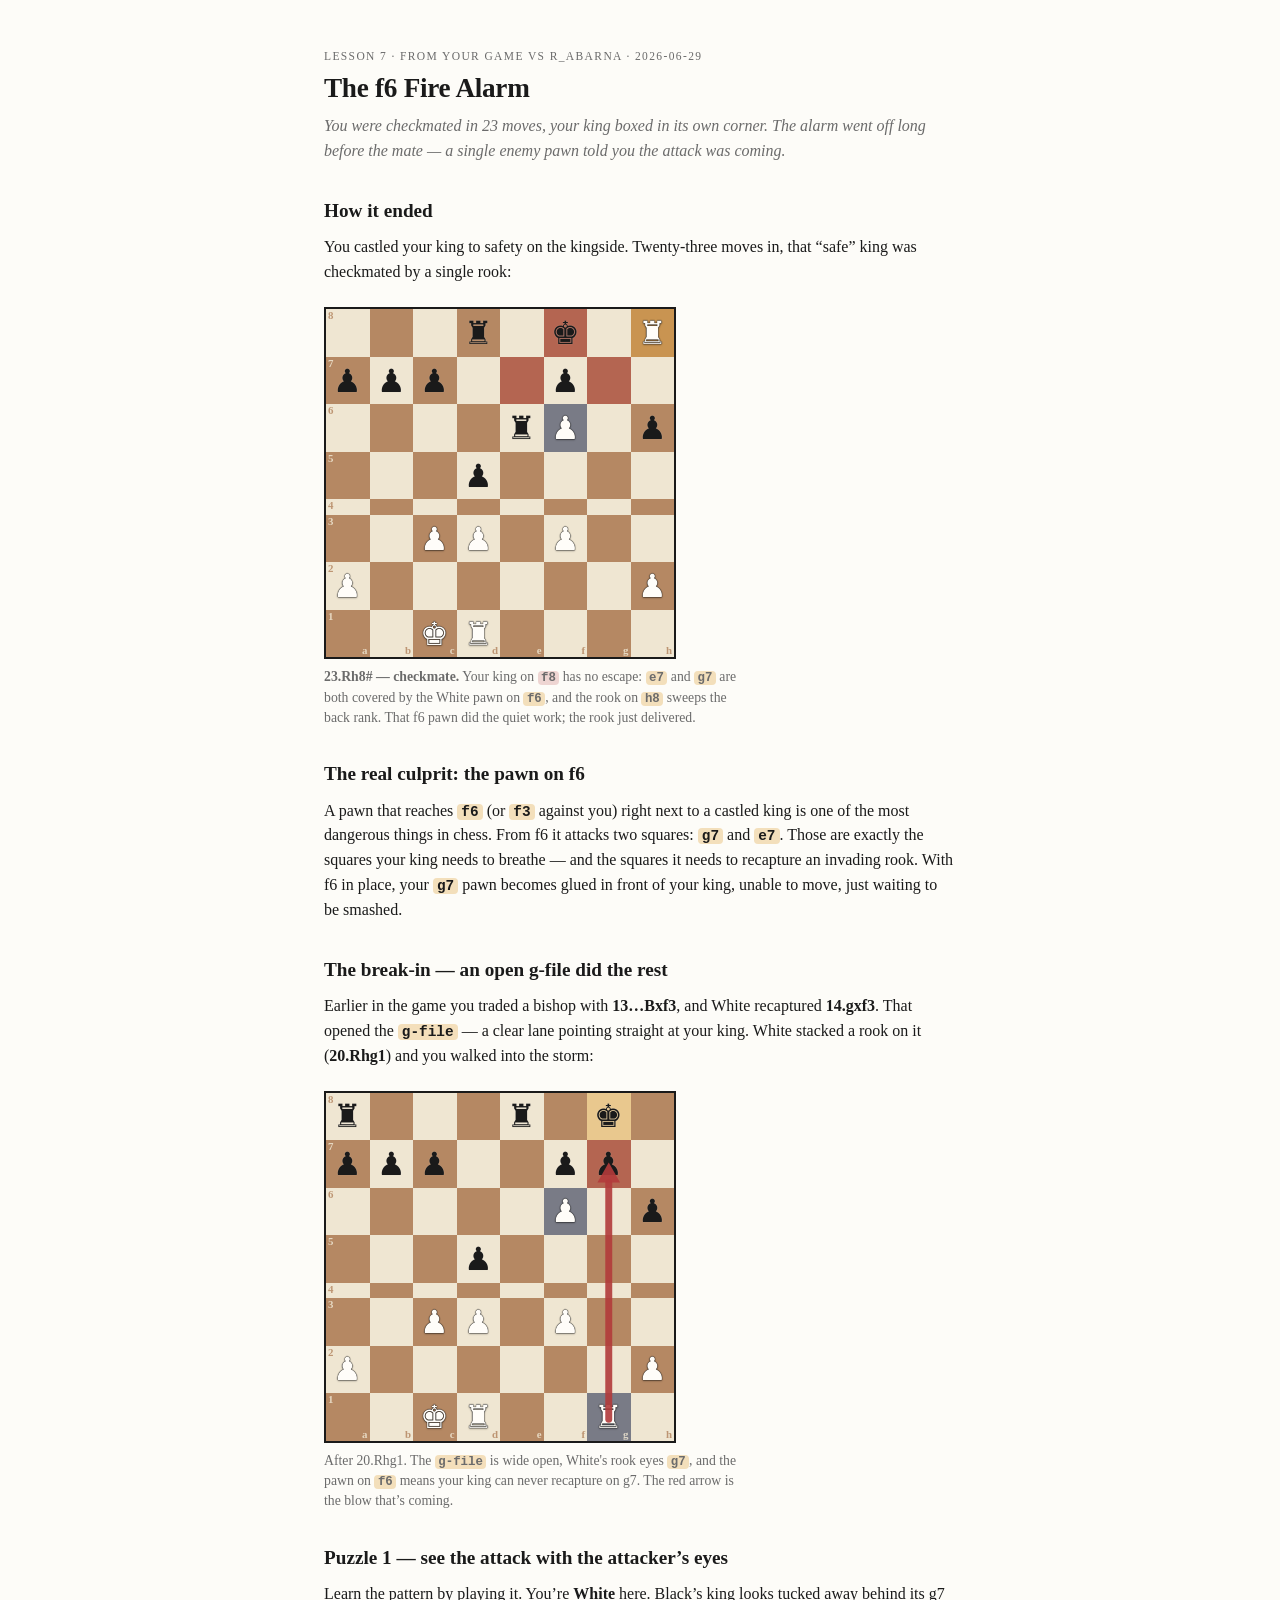
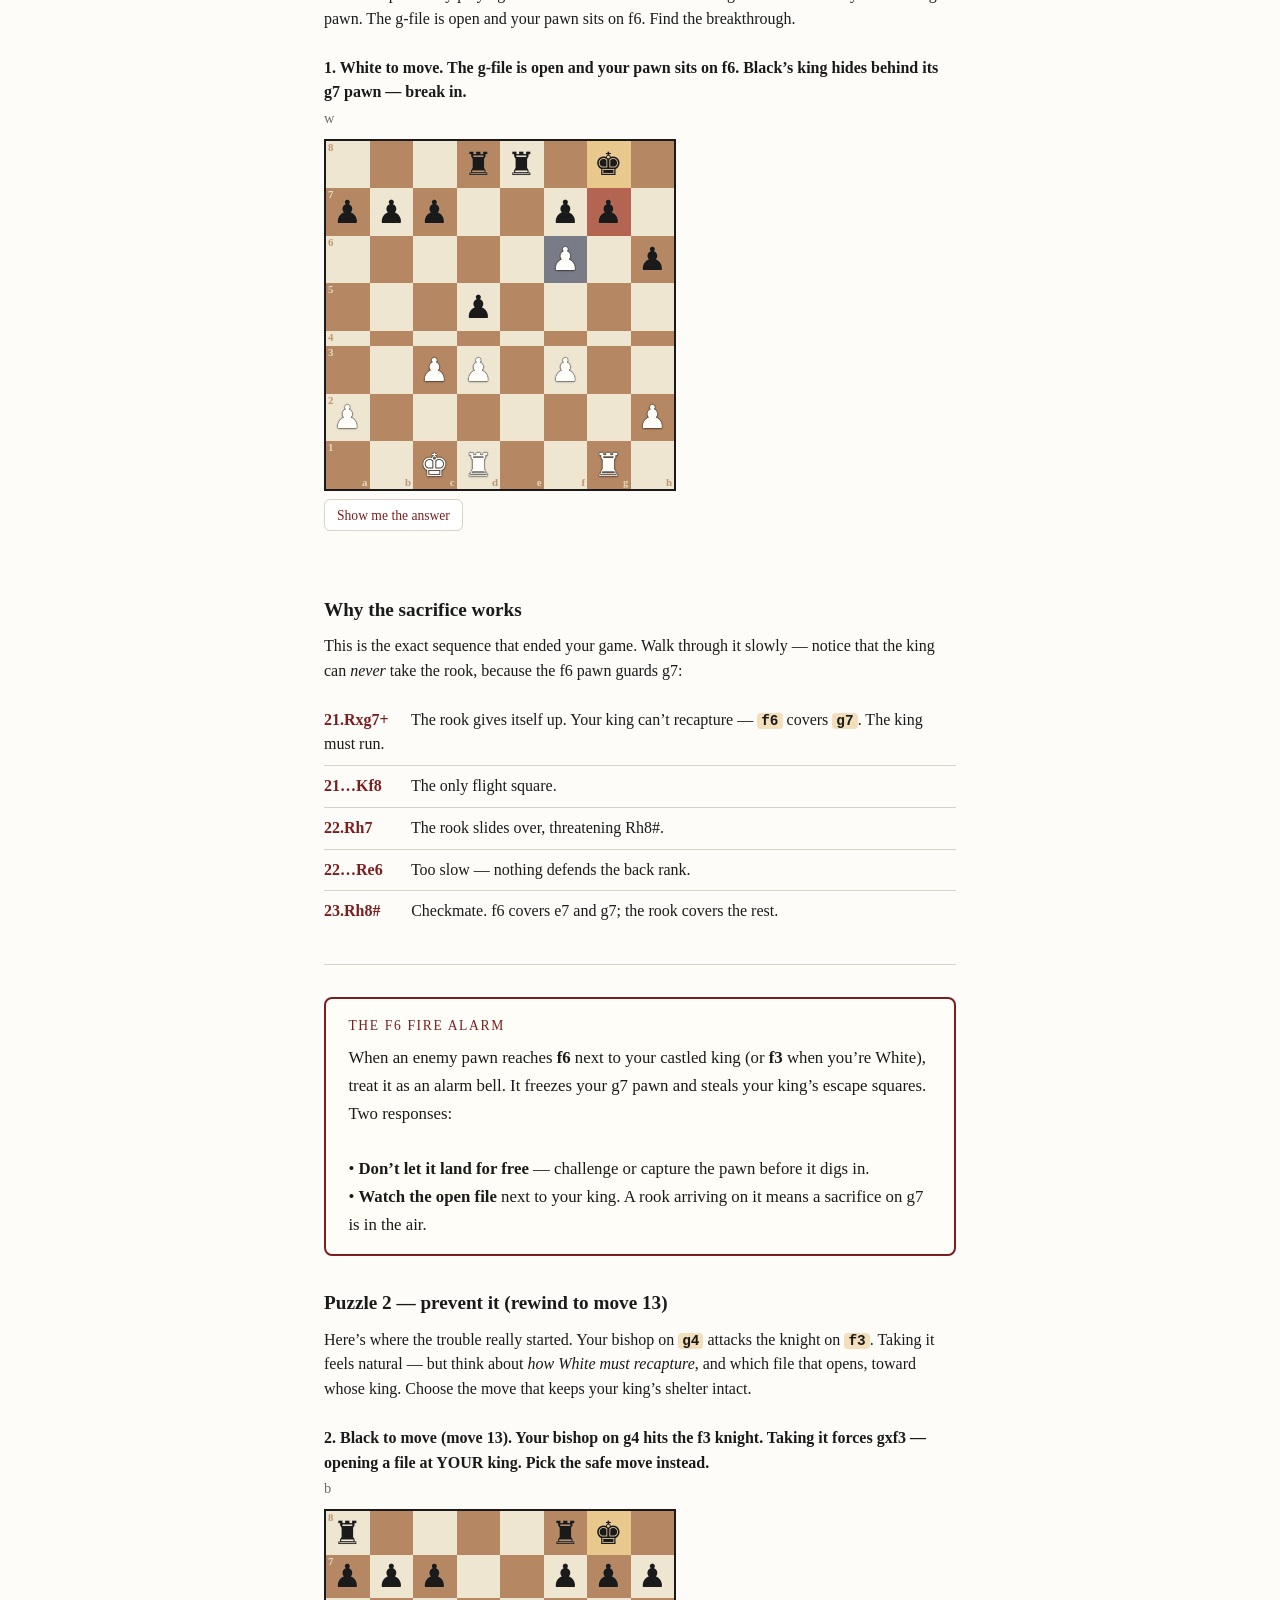
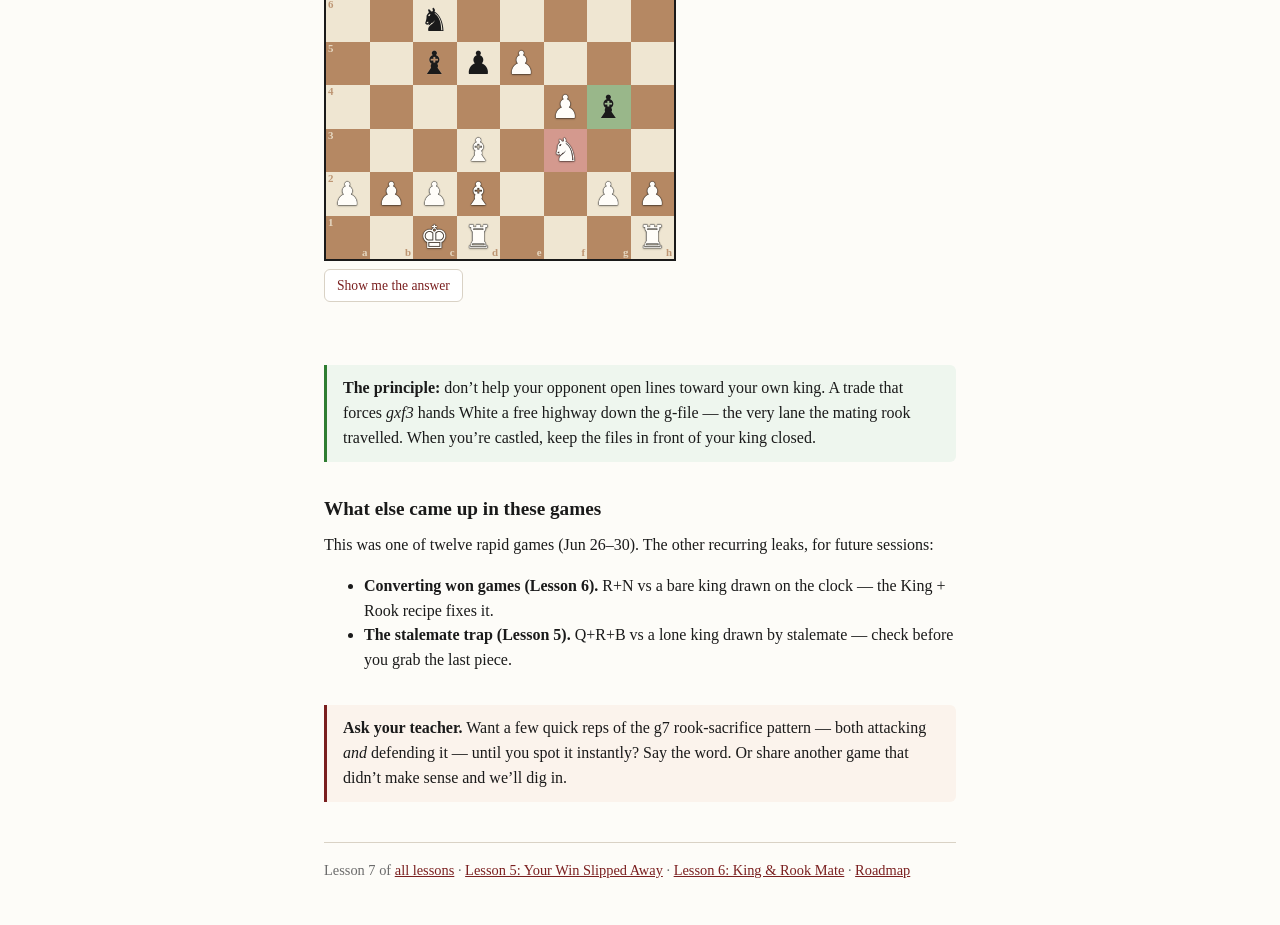
<file: lessons/0007-the-f6-fire-alarm.html>
<!DOCTYPE html>
<html lang="en">
<head>
<meta charset="utf-8">
<meta name="viewport" content="width=device-width, initial-scale=1">
<title>Lesson 7 — The f6 Fire Alarm</title>
<link rel="stylesheet" href="../assets/chessboard.css">
<style>
  :root { --ink:#1a1a1a; --soft:#6b6b6b; --rule:#d9d2c5; --bg:#fdfcf8; --accent:#7a1f1f; --good:#2f7d32; --bad:#b23b3b; }
  * { box-sizing: border-box; }
  body { font-family: Georgia, "Iowan Old Style", "Palatino Linotype", serif; color: var(--ink);
    background: var(--bg); line-height: 1.55; max-width: 42rem; margin: 3rem auto; padding: 0 1.25rem; }
  .kicker { color: var(--soft); text-transform: uppercase; letter-spacing: .12em; font-size: .72rem; margin: 0; }
  h1 { font-size: 1.7rem; margin: .1rem 0 .3rem; letter-spacing: -0.01em; }
  .sub { color: var(--soft); font-style: italic; margin: 0 0 1.6rem; }
  h2 { font-size: 1.2rem; margin: 2rem 0 .4rem; }
  hr { border: 0; border-top: 1px solid var(--rule); margin: 2rem 0; }
  p { margin: .6rem 0; }
  a { color: var(--accent); }
  .warn { border-left: 3px solid var(--bad); background: #fbeeee; padding: .7rem 1rem; border-radius: 0 6px 6px 0; margin: 1rem 0; }
  .good-box { border-left: 3px solid var(--good); background: #eef6ee; padding: .7rem 1rem; border-radius: 0 6px 6px 0; margin: 1rem 0; }
  .rule-card { border: 2px solid var(--accent); background: #fffdf7; border-radius: 8px; padding: 1rem 1.4rem; margin: 1.6rem 0; }
  .rule-card .rule-title { color: var(--accent); font-size: .85rem; text-transform: uppercase; letter-spacing: .12em; margin-bottom: .5rem; font-family: Georgia, serif; }
  .rule-card .rule-body { font-size: 1.05rem; line-height: 1.65; }
  .seq { list-style: none; padding: 0; margin: 1rem 0; }
  .seq li { padding: .5rem 0 .5rem 0; border-bottom: 1px solid var(--rule); }
  .seq li:last-child { border-bottom: 0; }
  .seq .mv { font-weight: bold; color: var(--accent); display: inline-block; min-width: 5.2rem; }
  .scanbox { border: 1px solid var(--rule); background: #fffdf7; border-radius: 8px; padding: .9rem 1.2rem; margin: 1.2rem 0; }
  .scanbox strong { color: var(--accent); }
  figure.fig { margin: 1.4rem 0; }
  figure.fig figcaption { font-size: .86rem; color: var(--soft); margin-top: .5rem; max-width: 26rem; line-height: 1.4; }
  .ask { background: #fbf3ec; border-left: 3px solid var(--accent); padding: .7rem 1rem; border-radius: 0 6px 6px 0; margin-top: 2rem; }
  footer { color: var(--soft); font-size: .9rem; margin-top: 2.5rem; border-top: 1px solid var(--rule); padding-top: 1rem; }
</style>
</head>
<body>

  <p class="kicker">Lesson 7 &middot; From your game vs R_Abarna &middot; 2026-06-29</p>
  <h1>The f6 Fire Alarm</h1>
  <p class="sub">You were checkmated in 23 moves, your king boxed in its own corner. The alarm went off long before the mate &mdash; a single enemy pawn told you the attack was coming.</p>

  <h2>How it ended</h2>
  <p>You castled your king to safety on the kingside. Twenty-three moves in, that &ldquo;safe&rdquo; king was checkmated by a single rook:</p>

  <figure class="fig">
    <div id="board-mate"></div>
    <figcaption>
      <strong>23.Rh8# &mdash; checkmate.</strong> Your king on <span class="cb-chip red">f8</span> has no
      escape: <span class="cb-chip">e7</span> and <span class="cb-chip">g7</span> are both covered by the
      White pawn on <span class="cb-chip blue">f6</span>, and the rook on <span class="cb-chip">h8</span>
      sweeps the back rank. That f6 pawn did the quiet work; the rook just delivered.
    </figcaption>
  </figure>

  <h2>The real culprit: the pawn on f6</h2>
  <p>A pawn that reaches <span class="cb-chip blue">f6</span> (or <span class="cb-chip blue">f3</span>
  against you) right next to a castled king is one of the most dangerous things in chess. From f6 it
  attacks two squares: <span class="cb-chip">g7</span> and <span class="cb-chip">e7</span>. Those are
  exactly the squares your king needs to breathe &mdash; and the squares it needs to recapture an
  invading rook. With f6 in place, your <span class="cb-chip">g7</span> pawn becomes glued in front of
  your king, unable to move, just waiting to be smashed.</p>

  <h2>The break-in &mdash; an open g-file did the rest</h2>
  <p>Earlier in the game you traded a bishop with <strong>13&hellip;Bxf3</strong>, and White recaptured
  <strong>14.gxf3</strong>. That opened the <span class="cb-chip blue">g-file</span> &mdash; a clear lane
  pointing straight at your king. White stacked a rook on it (<strong>20.Rhg1</strong>) and you walked
  into the storm:</p>

  <figure class="fig">
    <div id="board-lift"></div>
    <figcaption>
      After 20.Rhg1. The <span class="cb-chip blue">g-file</span> is wide open, White's rook eyes
      <span class="cb-chip">g7</span>, and the pawn on <span class="cb-chip blue">f6</span> means your
      king can never recapture on g7. The red arrow is the blow that&rsquo;s coming.
    </figcaption>
  </figure>

  <h2>Puzzle 1 — see the attack with the attacker&rsquo;s eyes</h2>
  <p>Learn the pattern by playing it. You&rsquo;re <strong>White</strong> here. Black&rsquo;s king looks
  tucked away behind its g7 pawn. The g-file is open and your pawn sits on f6. Find the breakthrough.</p>

  <div id="puzzle1"></div>

  <h2>Why the sacrifice works</h2>
  <p>This is the exact sequence that ended your game. Walk through it slowly &mdash; notice that the king
  can <em>never</em> take the rook, because the f6 pawn guards g7:</p>

  <ul class="seq">
    <li><span class="mv">21.Rxg7+</span> The rook gives itself up. Your king can&rsquo;t recapture &mdash; <span class="cb-chip blue">f6</span> covers <span class="cb-chip">g7</span>. The king must run.</li>
    <li><span class="mv">21&hellip;Kf8</span> The only flight square.</li>
    <li><span class="mv">22.Rh7</span> The rook slides over, threatening Rh8#.</li>
    <li><span class="mv">22&hellip;Re6</span> Too slow &mdash; nothing defends the back rank.</li>
    <li><span class="mv">23.Rh8#</span> Checkmate. f6 covers e7 and g7; the rook covers the rest.</li>
  </ul>

  <hr>

  <div class="rule-card">
    <div class="rule-title">The f6 Fire Alarm</div>
    <div class="rule-body">
      When an enemy pawn reaches <strong>f6</strong> next to your castled king (or <strong>f3</strong>
      when you&rsquo;re White), treat it as an alarm bell. It freezes your g7 pawn and steals your
      king&rsquo;s escape squares. Two responses:<br><br>
      &bull; <strong>Don&rsquo;t let it land for free</strong> &mdash; challenge or capture the pawn before it digs in.<br>
      &bull; <strong>Watch the open file</strong> next to your king. A rook arriving on it means a sacrifice on g7 is in the air.
    </div>
  </div>

  <h2>Puzzle 2 — prevent it (rewind to move 13)</h2>
  <p>Here&rsquo;s where the trouble really started. Your bishop on <span class="cb-chip">g4</span> attacks
  the knight on <span class="cb-chip">f3</span>. Taking it feels natural &mdash; but think about
  <em>how White must recapture</em>, and which file that opens, toward whose king. Choose the move that
  keeps your king&rsquo;s shelter intact.</p>

  <div id="puzzle2"></div>

  <div class="good-box">
    <strong>The principle:</strong> don&rsquo;t help your opponent open lines toward your own king. A
    trade that forces <em>gxf3</em> hands White a free highway down the g-file &mdash; the very lane the
    mating rook travelled. When you&rsquo;re castled, keep the files in front of your king closed.
  </div>

  <h2>What else came up in these games</h2>
  <p>This was one of twelve rapid games (Jun 26&ndash;30). The other recurring leaks, for future sessions:</p>
  <ul>
    <li><strong>Converting won games (Lesson 6).</strong> R+N vs a bare king drawn on the clock &mdash; the King + Rook recipe fixes it.</li>
    <li><strong>The stalemate trap (Lesson 5).</strong> Q+R+B vs a lone king drawn by stalemate &mdash; check before you grab the last piece.</li>
  </ul>

  <div class="ask">
    <strong>Ask your teacher.</strong> Want a few quick reps of the g7 rook-sacrifice pattern &mdash;
    both attacking <em>and</em> defending it &mdash; until you spot it instantly? Say the word. Or share
    another game that didn&rsquo;t make sense and we&rsquo;ll dig in.
  </div>

  <footer>
    Lesson 7 of <a href="../lessons/">all lessons</a> &middot;
    <a href="0005-your-win-slipped-away.html">Lesson 5: Your Win Slipped Away</a> &middot;
    <a href="0006-king-and-rook-mate.html">Lesson 6: King &amp; Rook Mate</a> &middot;
    <a href="../reference/improvement-roadmap.html">Roadmap</a>
  </footer>

</body>
<script src="../assets/chessboard.js"></script>
<script>
  // Final checkmate position: 23.Rh8#  (Black king f8, White rook h8, pawn f6 the key)
  CB.render(document.getElementById('board-mate'), {
    pieces: CB.fromFEN('3r1k1R/ppp2p2/4rP1p/3p4/8/2PP1P2/P6P/2KR4'),
    highlights: { f8: 'red', h8: 'mark', f6: 'blue', e7: 'red', g7: 'red' }
  });

  // After 20.Rhg1: open g-file, rook eyeing g7, f6 pawn gluing the king in
  CB.render(document.getElementById('board-lift'), {
    pieces: CB.fromFEN('r3r1k1/ppp2pp1/5P1p/3p4/8/2PP1P2/P6P/2KR2R1'),
    highlights: { g1: 'blue', g7: 'red', g8: 'mark', f6: 'blue' },
    arrows: [ { from: 'g1', to: 'g7', color: 'red' } ]
  });

  // Puzzle 1: White to move (after 20...Rad8) -> 21.Rxg7+ is the breakthrough
  CB.puzzle(document.getElementById('puzzle1'), {
    num: 1,
    prompt: 'White to move. The g-file is open and your pawn sits on f6. Black’s king hides behind its g7 pawn — break in.',
    turn: 'w',
    pieces: CB.fromFEN('3rr1k1/ppp2pp1/5P1p/3p4/8/2PP1P2/P6P/2KR2R1'),
    highlights: { f6: 'blue', g7: 'red', g8: 'mark' },
    bestFrom: 'g1',
    best: ['g7'],
    good: '✓ Rxg7+! The rook smashes the king’s last pawn cover. Black cannot recapture — the f6 pawn guards g7, so Kxg7 is illegal. After Kf8, the rook swings Rh7 and then Rh8# is unstoppable. This is the exact mate you walked into.',
    bad: 'Black’s king only has one pawn (g7) shielding it, and the g-file is open. Is g7 really defended? Remember the f6 pawn stops the king from ever recapturing there.',
    reveal: 'Rxg7+ — a rook sacrifice that isn’t really a sacrifice, because the f6 pawn means the king can never take back. After 21…Kf8 22.Rh7 (threatening Rh8#) the attack crashes through. f6 + open g-file = sacrifice on g7.'
  });

  // Puzzle 2: rewind to move 13 (Black to move). Avoid 13...Bxf3 which opens the g-file.
  CB.puzzle(document.getElementById('puzzle2'), {
    num: 2,
    prompt: 'Black to move (move 13). Your bishop on g4 hits the f3 knight. Taking it forces gxf3 — opening a file at YOUR king. Pick the safe move instead.',
    turn: 'b',
    pieces: CB.fromFEN('r4rk1/ppp2ppp/2n5/2bpP3/5Pb1/3B1N2/PPPB2PP/2KR3R'),
    highlights: { g8: 'mark', g4: 'green', f3: 'red' },
    bestFrom: 'g4',
    best: ['h5', 'e6'],
    trap: { from: 'g4', to: 'f3' },
    good: '✓ Retreating the bishop (Bh5 or Be6) keeps the g-file closed and your king’s shelter intact. The knight on f3 isn’t going anywhere — there’s no rush to trade it.',
    trapMsg: '✗ Bxf3 forces 14.gxf3, and now White owns an open g-file aimed straight at your king on g8. That file became the highway for the rook that checkmated you eight moves later. Don’t open lines toward your own king.',
    bad: 'Think about your king on g8. Which move keeps the g-file — and your king’s pawn shelter — closed?',
    reveal: 'Bh5 (or Be6). Keep the bishop and avoid the trade that lets White play gxf3, ripping open the g-file at your king. That open file is precisely what White used to mate you. When castled, keep the files in front of your king shut.'
  });
</script>
</html>
</file>
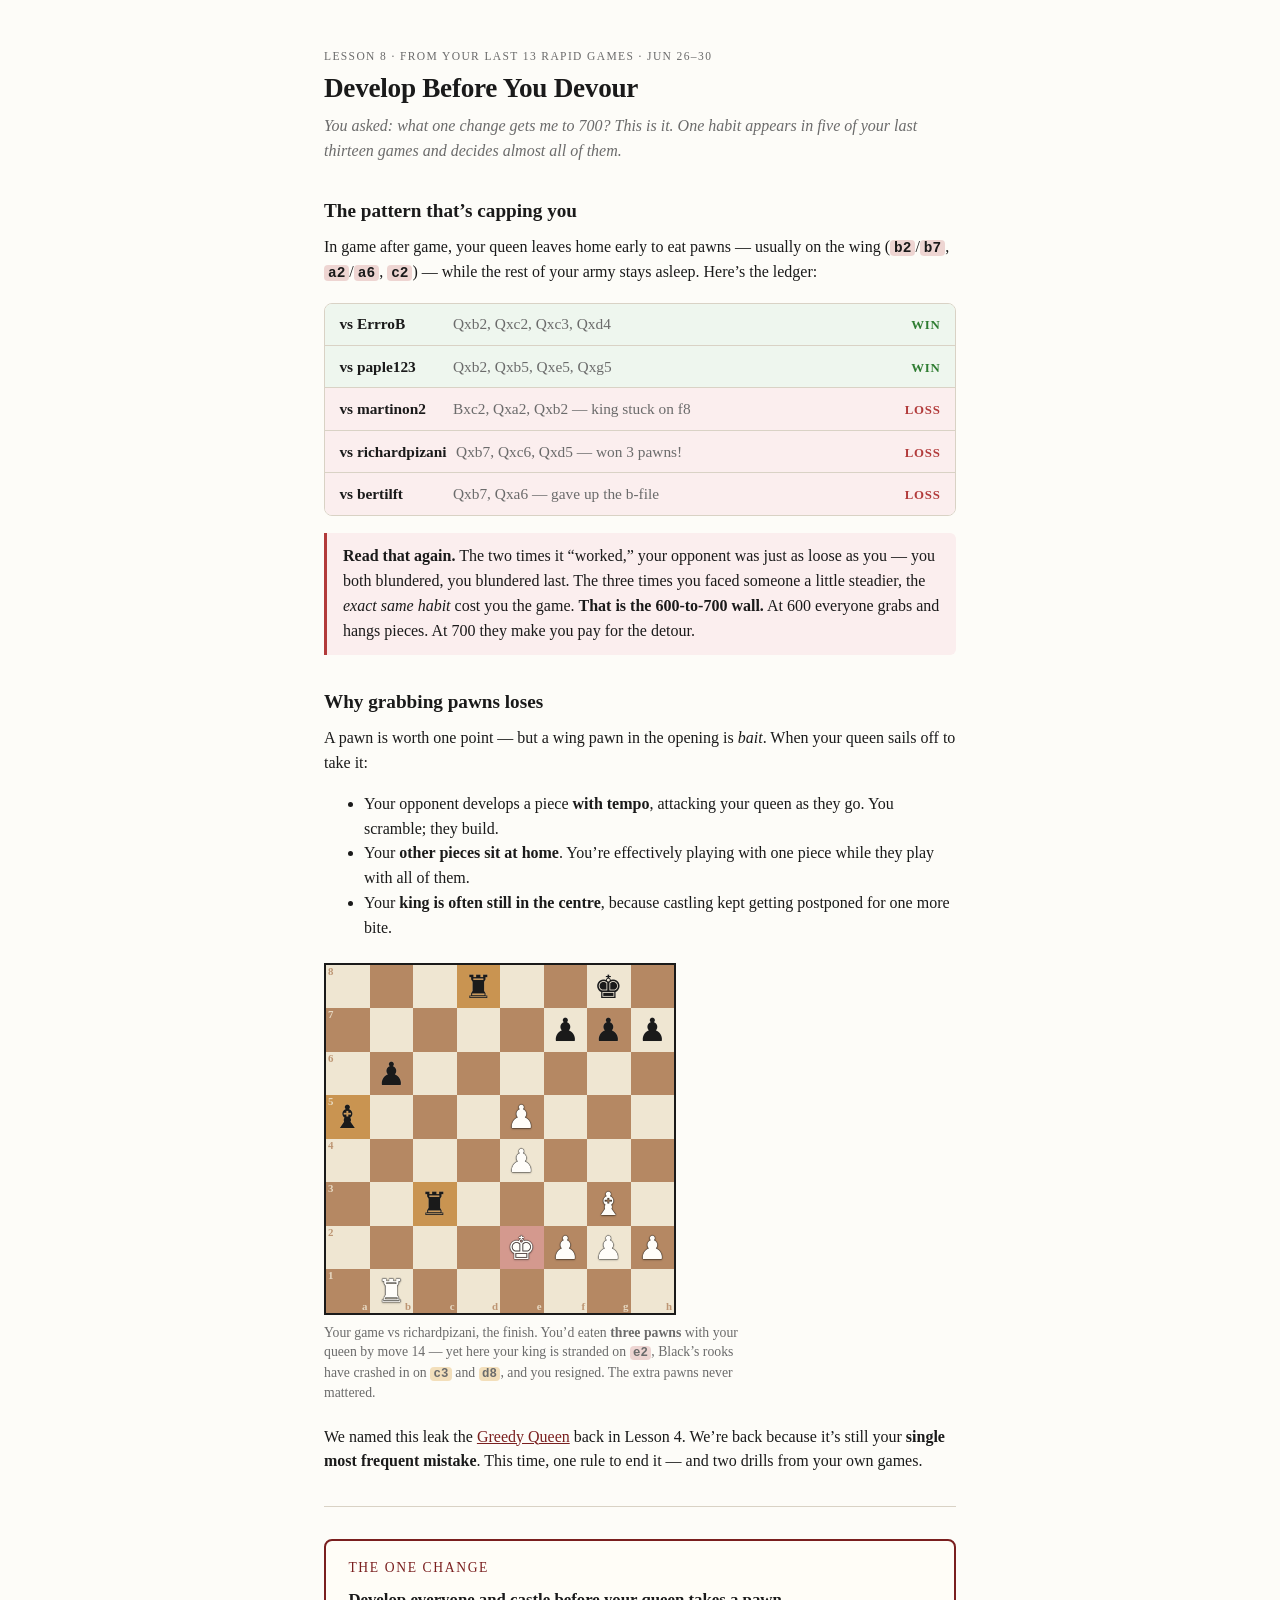
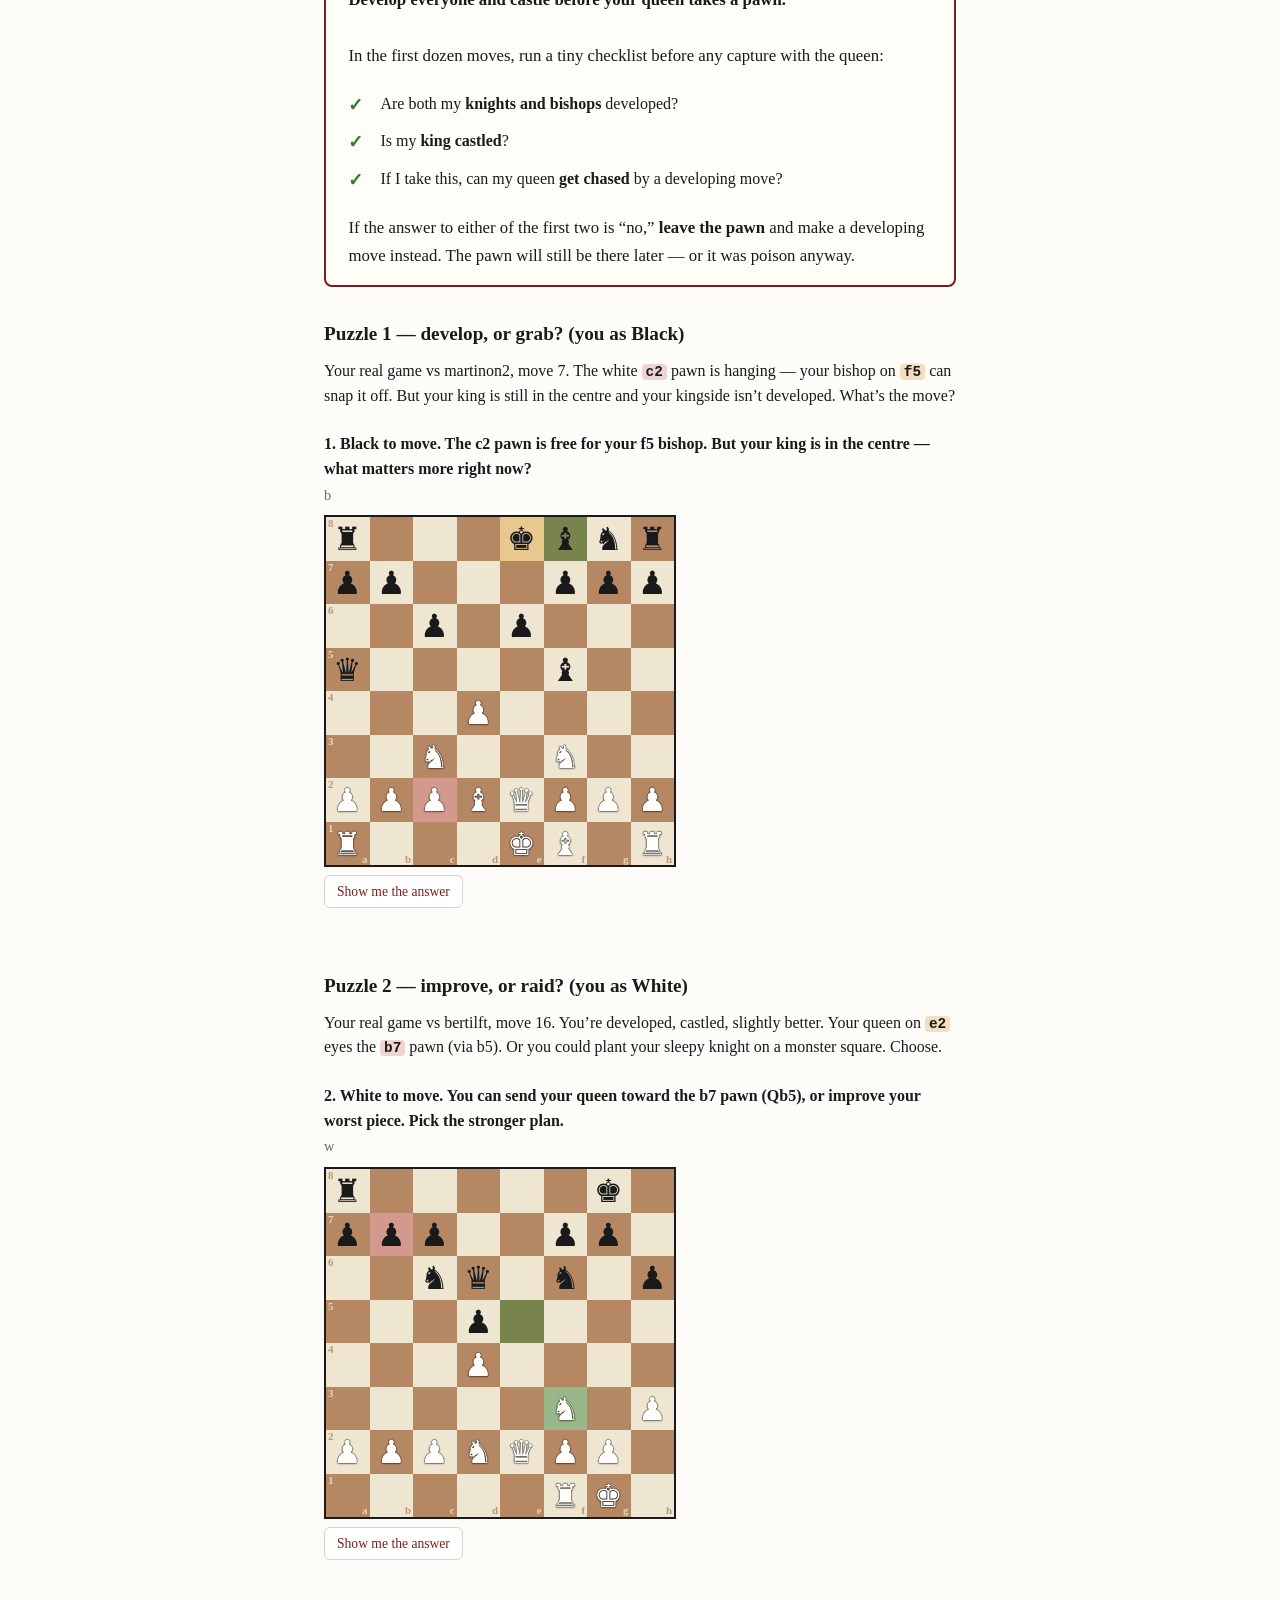
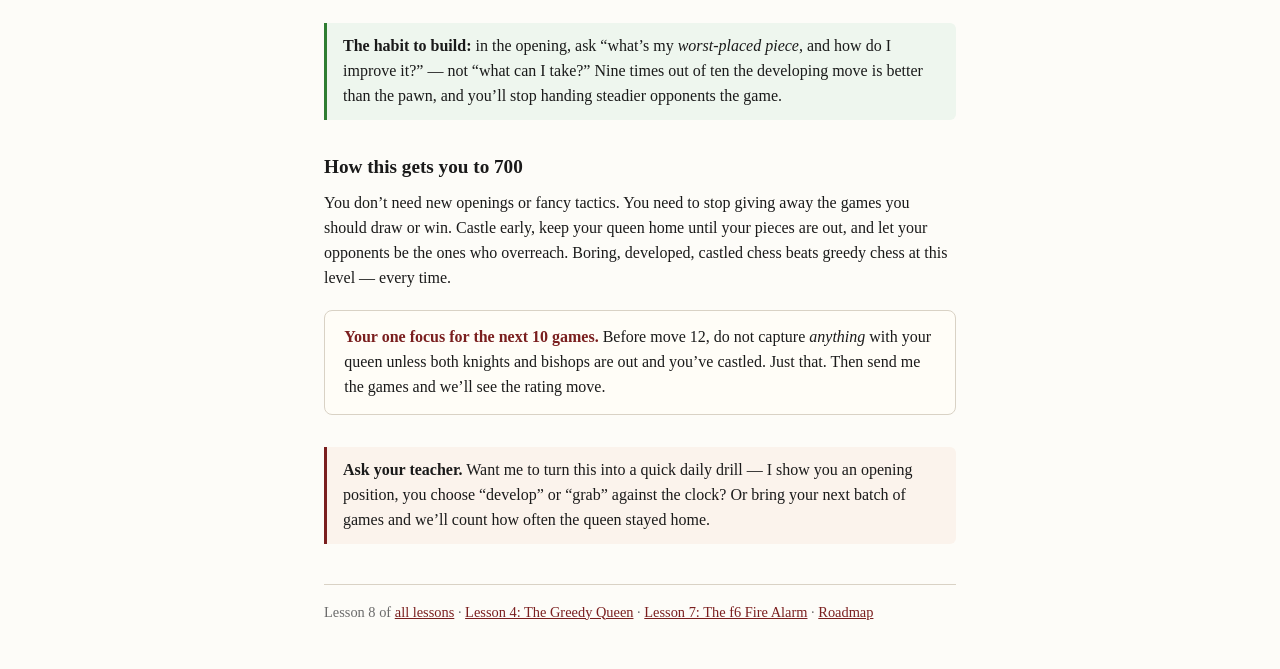
<file: lessons/0008-develop-before-you-devour.html>
<!DOCTYPE html>
<html lang="en">
<head>
<meta charset="utf-8">
<meta name="viewport" content="width=device-width, initial-scale=1">
<title>Lesson 8 — Develop Before You Devour</title>
<link rel="stylesheet" href="../assets/chessboard.css">
<style>
  :root { --ink:#1a1a1a; --soft:#6b6b6b; --rule:#d9d2c5; --bg:#fdfcf8; --accent:#7a1f1f; --good:#2f7d32; --bad:#b23b3b; }
  * { box-sizing: border-box; }
  body { font-family: Georgia, "Iowan Old Style", "Palatino Linotype", serif; color: var(--ink);
    background: var(--bg); line-height: 1.55; max-width: 42rem; margin: 3rem auto; padding: 0 1.25rem; }
  .kicker { color: var(--soft); text-transform: uppercase; letter-spacing: .12em; font-size: .72rem; margin: 0; }
  h1 { font-size: 1.7rem; margin: .1rem 0 .3rem; letter-spacing: -0.01em; }
  .sub { color: var(--soft); font-style: italic; margin: 0 0 1.6rem; }
  h2 { font-size: 1.2rem; margin: 2rem 0 .4rem; }
  hr { border: 0; border-top: 1px solid var(--rule); margin: 2rem 0; }
  p { margin: .6rem 0; }
  a { color: var(--accent); }
  .warn { border-left: 3px solid var(--bad); background: #fbeeee; padding: .7rem 1rem; border-radius: 0 6px 6px 0; margin: 1rem 0; }
  .good-box { border-left: 3px solid var(--good); background: #eef6ee; padding: .7rem 1rem; border-radius: 0 6px 6px 0; margin: 1rem 0; }
  .rule-card { border: 2px solid var(--accent); background: #fffdf7; border-radius: 8px; padding: 1rem 1.4rem; margin: 1.6rem 0; }
  .rule-card .rule-title { color: var(--accent); font-size: .85rem; text-transform: uppercase; letter-spacing: .12em; margin-bottom: .5rem; font-family: Georgia, serif; }
  .rule-card .rule-body { font-size: 1.05rem; line-height: 1.65; }
  .ledger { list-style: none; padding: 0; margin: 1.1rem 0; border: 1px solid var(--rule); border-radius: 8px; overflow: hidden; }
  .ledger li { display: flex; align-items: baseline; gap: .6rem; padding: .55rem .9rem; border-bottom: 1px solid var(--rule); font-size: .96rem; }
  .ledger li:last-child { border-bottom: 0; }
  .ledger li.win { background: #eef6ee; }
  .ledger li.loss { background: #fbeeee; }
  .ledger .who { font-weight: bold; min-width: 6.5rem; }
  .ledger .grab { color: var(--soft); flex: 1; }
  .ledger .res { font-weight: bold; font-size: .8rem; text-transform: uppercase; letter-spacing: .06em; }
  .ledger .win .res { color: var(--good); }
  .ledger .loss .res { color: var(--bad); }
  .checklist { list-style: none; padding: 0; margin: 1rem 0; }
  .checklist li { padding: .4rem 0 .4rem 2rem; position: relative; }
  .checklist li::before { content: "\2713"; position: absolute; left: 0; color: var(--good); font-weight: bold; font-size: 1.1rem; }
  .scanbox { border: 1px solid var(--rule); background: #fffdf7; border-radius: 8px; padding: .9rem 1.2rem; margin: 1.2rem 0; }
  .scanbox strong { color: var(--accent); }
  figure.fig { margin: 1.4rem 0; }
  figure.fig figcaption { font-size: .86rem; color: var(--soft); margin-top: .5rem; max-width: 26rem; line-height: 1.4; }
  .ask { background: #fbf3ec; border-left: 3px solid var(--accent); padding: .7rem 1rem; border-radius: 0 6px 6px 0; margin-top: 2rem; }
  footer { color: var(--soft); font-size: .9rem; margin-top: 2.5rem; border-top: 1px solid var(--rule); padding-top: 1rem; }
</style>
</head>
<body>

  <p class="kicker">Lesson 8 &middot; From your last 13 rapid games &middot; Jun 26&ndash;30</p>
  <h1>Develop Before You Devour</h1>
  <p class="sub">You asked: what one change gets me to 700? This is it. One habit appears in five of your last thirteen games and decides almost all of them.</p>

  <h2>The pattern that&rsquo;s capping you</h2>
  <p>In game after game, your queen leaves home early to eat pawns &mdash; usually on the wing
  (<span class="cb-chip red">b2</span>/<span class="cb-chip red">b7</span>,
  <span class="cb-chip red">a2</span>/<span class="cb-chip red">a6</span>,
  <span class="cb-chip red">c2</span>) &mdash; while the rest of your army stays asleep. Here&rsquo;s the ledger:</p>

  <ul class="ledger">
    <li class="win"><span class="who">vs ErrroB</span><span class="grab">Qxb2, Qxc2, Qxc3, Qxd4</span><span class="res">Win</span></li>
    <li class="win"><span class="who">vs paple123</span><span class="grab">Qxb2, Qxb5, Qxe5, Qxg5</span><span class="res">Win</span></li>
    <li class="loss"><span class="who">vs martinon2</span><span class="grab">Bxc2, Qxa2, Qxb2 &mdash; king stuck on f8</span><span class="res">Loss</span></li>
    <li class="loss"><span class="who">vs richardpizani</span><span class="grab">Qxb7, Qxc6, Qxd5 &mdash; won 3 pawns!</span><span class="res">Loss</span></li>
    <li class="loss"><span class="who">vs bertilft</span><span class="grab">Qxb7, Qxa6 &mdash; gave up the b-file</span><span class="res">Loss</span></li>
  </ul>

  <div class="warn">
    <strong>Read that again.</strong> The two times it &ldquo;worked,&rdquo; your opponent was just as
    loose as you &mdash; you both blundered, you blundered last. The three times you faced someone a
    little steadier, the <em>exact same habit</em> cost you the game. <strong>That is the 600-to-700
    wall.</strong> At 600 everyone grabs and hangs pieces. At 700 they make you pay for the detour.
  </div>

  <h2>Why grabbing pawns loses</h2>
  <p>A pawn is worth one point &mdash; but a wing pawn in the opening is <em>bait</em>. When your queen
  sails off to take it:</p>
  <ul>
    <li>Your opponent develops a piece <strong>with tempo</strong>, attacking your queen as they go. You scramble; they build.</li>
    <li>Your <strong>other pieces sit at home</strong>. You&rsquo;re effectively playing with one piece while they play with all of them.</li>
    <li>Your <strong>king is often still in the centre</strong>, because castling kept getting postponed for one more bite.</li>
  </ul>

  <figure class="fig">
    <div id="board-rp"></div>
    <figcaption>
      Your game vs richardpizani, the finish. You&rsquo;d eaten <strong>three pawns</strong> with your
      queen by move 14 &mdash; yet here your king is stranded on <span class="cb-chip red">e2</span>,
      Black&rsquo;s rooks have crashed in on <span class="cb-chip">c3</span> and
      <span class="cb-chip">d8</span>, and you resigned. The extra pawns never mattered.
    </figcaption>
  </figure>

  <p>We named this leak the <a href="0004-the-greedy-queen.html">Greedy Queen</a> back in Lesson 4. We&rsquo;re
  back because it&rsquo;s still your <strong>single most frequent mistake</strong>. This time, one rule to
  end it &mdash; and two drills from your own games.</p>

  <hr>

  <div class="rule-card">
    <div class="rule-title">The One Change</div>
    <div class="rule-body">
      <strong>Develop everyone and castle before your queen takes a pawn.</strong><br><br>
      In the first dozen moves, run a tiny checklist before any capture with the queen:
    </div>
    <ul class="checklist">
      <li>Are both my <strong>knights and bishops</strong> developed?</li>
      <li>Is my <strong>king castled</strong>?</li>
      <li>If I take this, can my queen <strong>get chased</strong> by a developing move?</li>
    </ul>
    <div class="rule-body">
      If the answer to either of the first two is &ldquo;no,&rdquo; <strong>leave the pawn</strong> and
      make a developing move instead. The pawn will still be there later &mdash; or it was poison anyway.
    </div>
  </div>

  <h2>Puzzle 1 — develop, or grab? (you as Black)</h2>
  <p>Your real game vs martinon2, move 7. The white <span class="cb-chip red">c2</span> pawn is hanging
  &mdash; your bishop on <span class="cb-chip">f5</span> can snap it off. But your king is still in the
  centre and your kingside isn&rsquo;t developed. What&rsquo;s the move?</p>

  <div id="puzzle1"></div>

  <h2>Puzzle 2 — improve, or raid? (you as White)</h2>
  <p>Your real game vs bertilft, move 16. You&rsquo;re developed, castled, slightly better. Your queen
  on <span class="cb-chip">e2</span> eyes the <span class="cb-chip red">b7</span> pawn (via b5). Or you
  could plant your sleepy knight on a monster square. Choose.</p>

  <div id="puzzle2"></div>

  <div class="good-box">
    <strong>The habit to build:</strong> in the opening, ask &ldquo;what&rsquo;s my <em>worst-placed
    piece</em>, and how do I improve it?&rdquo; &mdash; not &ldquo;what can I take?&rdquo; Nine times out
    of ten the developing move is better than the pawn, and you&rsquo;ll stop handing steadier opponents
    the game.
  </div>

  <h2>How this gets you to 700</h2>
  <p>You don&rsquo;t need new openings or fancy tactics. You need to stop giving away the games you should
  draw or win. Castle early, keep your queen home until your pieces are out, and let your opponents be the
  ones who overreach. Boring, developed, castled chess beats greedy chess at this level &mdash; every time.</p>

  <div class="scanbox">
    <strong>Your one focus for the next 10 games.</strong> Before move 12, do not capture <em>anything</em>
    with your queen unless both knights and bishops are out and you&rsquo;ve castled. Just that. Then send
    me the games and we&rsquo;ll see the rating move.
  </div>

  <div class="ask">
    <strong>Ask your teacher.</strong> Want me to turn this into a quick daily drill &mdash; I show you an
    opening position, you choose &ldquo;develop&rdquo; or &ldquo;grab&rdquo; against the clock? Or bring
    your next batch of games and we&rsquo;ll count how often the queen stayed home.
  </div>

  <footer>
    Lesson 8 of <a href="../lessons/">all lessons</a> &middot;
    <a href="0004-the-greedy-queen.html">Lesson 4: The Greedy Queen</a> &middot;
    <a href="0007-the-f6-fire-alarm.html">Lesson 7: The f6 Fire Alarm</a> &middot;
    <a href="../reference/improvement-roadmap.html">Roadmap</a>
  </footer>

</body>
<script src="../assets/chessboard.js"></script>
<script>
  // richardpizani final position: White up material, king stranded on e2, resigned
  CB.render(document.getElementById('board-rp'), {
    pieces: CB.fromFEN('3r2k1/5ppp/1p6/b3P3/4P3/2r3B1/4KPPP/1R6'),
    highlights: { e2: 'red', c3: 'mark', d8: 'mark', a5: 'mark' }
  });

  // Puzzle 1: martinon2 move 7, Black to move. Develop the f8 bishop (Be7/Bd6) toward castling
  // instead of 7...Bxc2 (grabbing the pawn, bishop gets chased, king stays stuck).
  CB.puzzle(document.getElementById('puzzle1'), {
    num: 1,
    prompt: 'Black to move. The c2 pawn is free for your f5 bishop. But your king is in the centre — what matters more right now?',
    turn: 'b',
    pieces: CB.fromFEN('r3kbnr/pp3ppp/2p1p3/q4b2/3P4/2N2N2/PPPBQPPP/R3KB1R'),
    highlights: { e8: 'mark', c2: 'red', f8: 'green' },
    bestFrom: 'f8',
    best: ['e7', 'd6'],
    trap: { from: 'f5', to: 'c2' },
    good: '✓ Develop the bishop (Be7 or Bd6) and you can castle next move — king safe, pieces coming out. This is how you reach a position where grabbing is actually safe later.',
    trapMsg: '✗ Bxc2 — exactly what you played. It wins a pawn, but White hits the bishop with Rc1, then Nh4 chases it again, and your good bishop gets traded off while your king is still stuck in the centre. You fell behind and lost. The pawn wasn\'t worth it.',
    bad: 'Your king is still on e8. The most valuable thing you can do in the opening is get developed and castle — not win a pawn on the far side of the board.',
    reveal: 'Be7 (or Bd6), heading to castle. Your king\'s safety and getting your pieces out are worth far more than the c2 pawn. Taking it (Bxc2) just invites Rc1 and Nh4, chasing your bishop while your king stays exposed.'
  });

  // Puzzle 2: bertilft move 16, White to move. Plant the knight with Ne5 (monster outpost)
  // instead of 16.Qb5 (heading to grab b7, after which Black gets the b-file and counterplay).
  CB.puzzle(document.getElementById('puzzle2'), {
    num: 2,
    prompt: 'White to move. You can send your queen toward the b7 pawn (Qb5), or improve your worst piece. Pick the stronger plan.',
    turn: 'w',
    pieces: CB.fromFEN('r5k1/ppp2pp1/2nq1n1p/3p4/3P4/5N1P/PPPNQPP1/5RK1'),
    highlights: { b7: 'red', f3: 'green', e5: 'green' },
    bestFrom: 'f3',
    best: ['e5'],
    trap: { from: 'e2', to: 'b5' },
    good: '✓ Ne5! Your knight lands on a dominant central square, hitting c6 and eyeing f7. If Black takes (Nxe5), dxe5 forks the queen on d6 and the knight on f6. This is improving a piece instead of chasing a pawn.',
    trapMsg: '✗ Qb5 heads for b7 — and after you grab it, Black plays …Rb8 hitting your queen, then …Rxb2, seizing the open b-file and all the counterplay. That\'s the game you actually lost: you won a pawn and handed over the initiative.',
    bad: 'Don\'t look for what you can take — look for your worst piece. Which knight is doing nothing, and where could it land to dominate the centre?',
    reveal: 'Ne5 — the knight on f3 jumps to a powerful central outpost (and …Nxe5 dxe5 even forks the queen and knight). Improving your worst-placed piece beats sending the queen on a pawn-raid that gives Black the b-file.'
  });
</script>
</html>
</file>
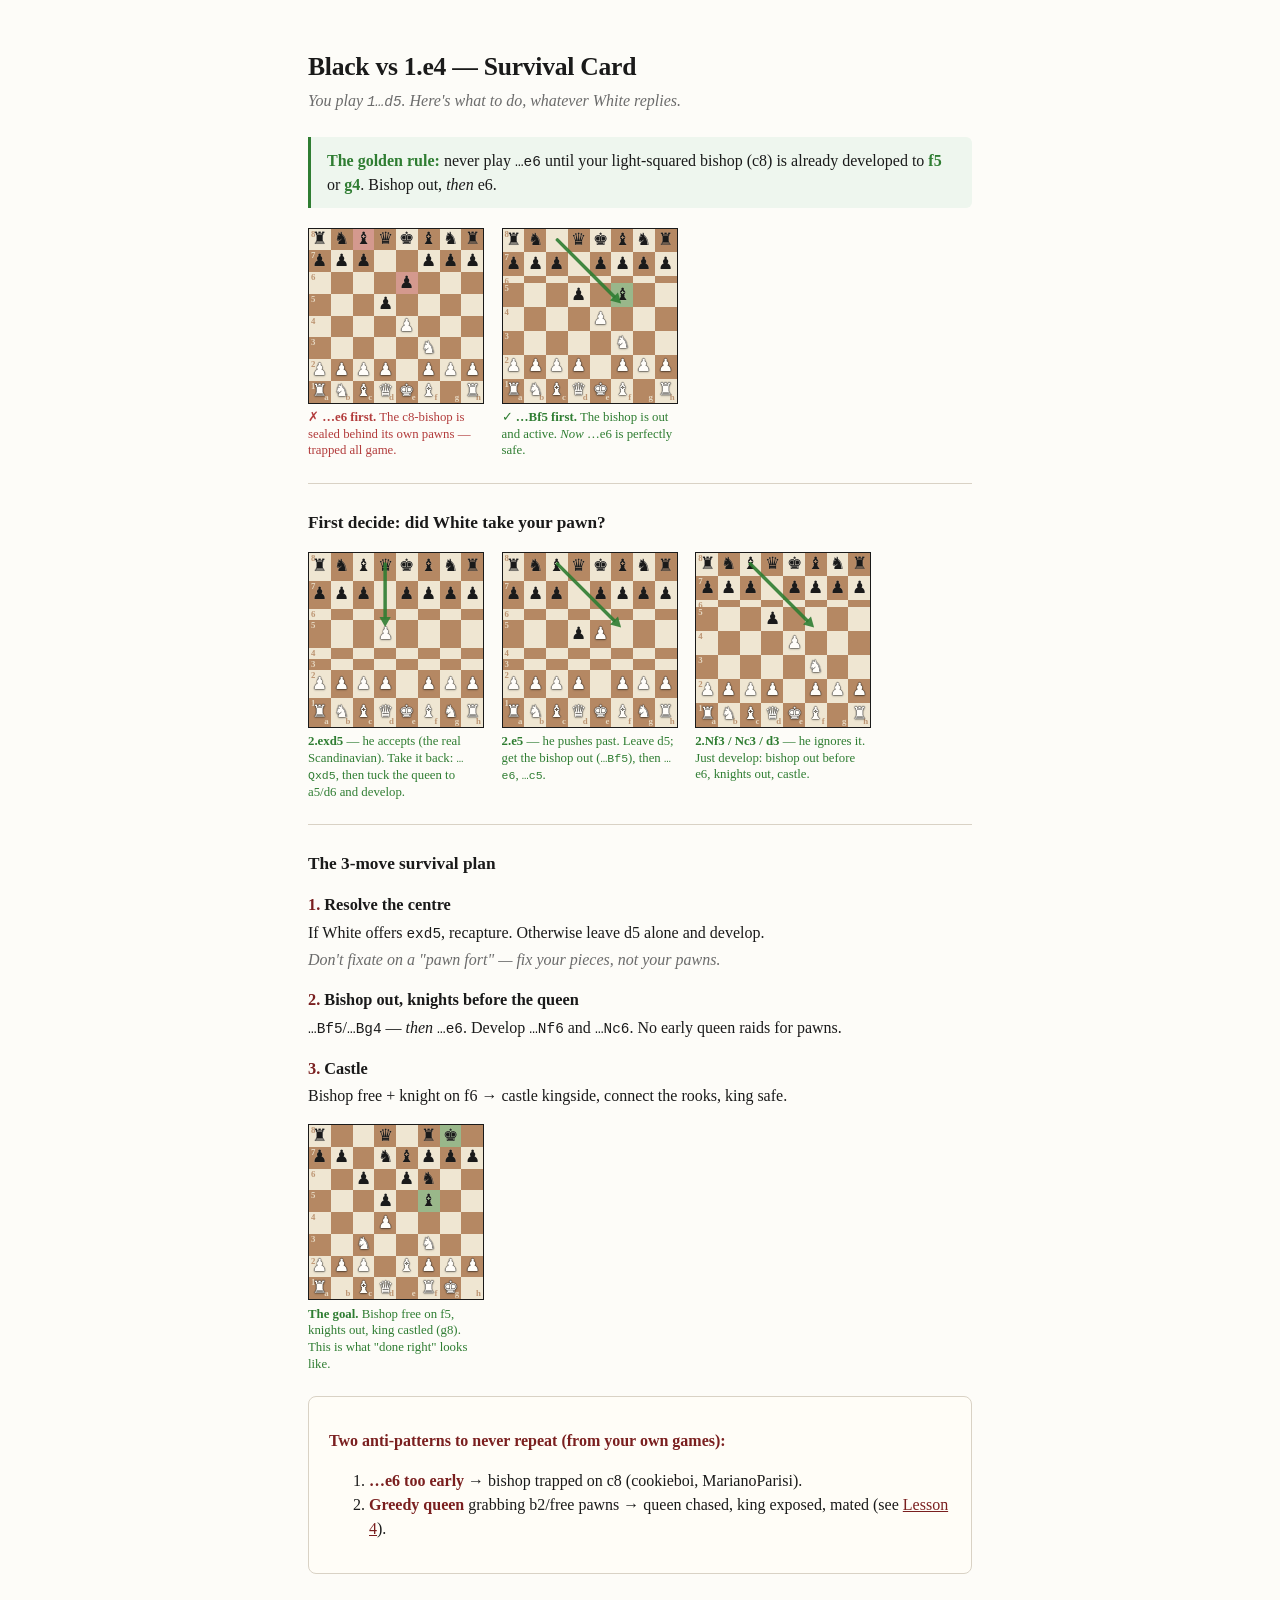
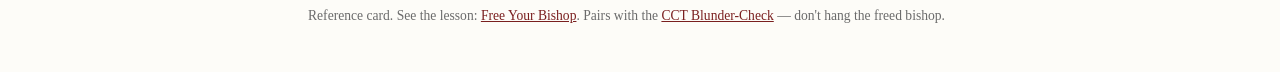
<file: reference/black-vs-e4-survival.html>
<!DOCTYPE html>
<html lang="en">
<head>
<meta charset="utf-8">
<meta name="viewport" content="width=device-width, initial-scale=1">
<title>Reference: Black vs 1.e4 — Survival Card</title>
<link rel="stylesheet" href="../assets/chessboard.css">
<style>
  :root { --ink:#1a1a1a; --soft:#6b6b6b; --rule:#d9d2c5; --bg:#fdfcf8; --accent:#7a1f1f; --good:#2f7d32; --bad:#b23b3b; }
  * { box-sizing: border-box; }
  body { font-family: Georgia, "Iowan Old Style", "Palatino Linotype", serif; color: var(--ink);
    background: var(--bg); line-height: 1.5; max-width: 44rem; margin: 3rem auto; padding: 0 1.25rem; }
  h1 { font-size: 1.6rem; margin: 0 0 .15rem; letter-spacing: -0.01em; }
  .sub { color: var(--soft); font-style: italic; margin: 0 0 1.5rem; }
  hr { border: 0; border-top: 1px solid var(--rule); margin: 1.5rem 0; }
  h2.sec { font-size:1.08rem; margin:1.6rem 0 .4rem; }
  .step { margin: 1rem 0; }
  .step h3 { font-size: 1.02rem; margin: 0 0 .2rem; } .step h3 .num { color: var(--accent); font-weight: bold; }
  .step p { margin: .2rem 0; } .ask { color: var(--soft); font-style: italic; }
  .card { border: 1px solid var(--rule); border-radius: 8px; padding: 1rem 1.25rem; background: #fffdf7; margin: 1.5rem 0; }
  .card strong { color: var(--accent); }
  .rule { border-left: 3px solid var(--good); background:#eef6ee; padding:.7rem 1rem; border-radius:0 6px 6px 0; margin:1.2rem 0; }
  .rule strong { color: var(--good); }
  code { font-family: ui-monospace, Menlo, Consolas, monospace; font-size: .9em; }
  a { color: var(--accent); }
  .boards { display:flex; flex-wrap:wrap; gap:1.1rem; margin:1rem 0 .5rem; }
  figure.fig { margin:0; width:min(11rem, 70vw); }
  figcaption { font-size:.8rem; margin-top:.35rem; line-height:1.3; }
  figcaption.g { color:var(--good); } figcaption.g b{color:var(--good);}
  figcaption.r { color:var(--bad); }  figcaption.r b{color:var(--bad);}
  footer { color: var(--soft); font-size: .85rem; margin-top: 2rem; }
  @media print { body { margin: 0; } a { color: var(--ink); } }
</style>
</head>
<body>
  <h1>Black vs 1.e4 — Survival Card</h1>
  <p class="sub">You play <code>1&hellip;d5</code>. Here's what to do, whatever White replies.</p>

  <div class="rule">
    <strong>The golden rule:</strong> never play <code>&hellip;e6</code> until your light-squared
    bishop (c8) is already developed to <strong>f5</strong> or <strong>g4</strong>. Bishop out, <em>then</em> e6.
  </div>

  <div class="boards">
    <figure class="fig"><div id="b-trap"></div>
      <figcaption class="r">&#10007; <b>&hellip;e6 first.</b> The c8-bishop is sealed behind its own pawns — trapped all game.</figcaption></figure>
    <figure class="fig"><div id="b-free"></div>
      <figcaption class="g">&#10003; <b>&hellip;Bf5 first.</b> The bishop is out and active. <em>Now</em> &hellip;e6 is perfectly safe.</figcaption></figure>
  </div>

  <hr>
  <h2 class="sec">First decide: did White take your pawn?</h2>
  <div class="boards">
    <figure class="fig"><div id="b-exd5"></div>
      <figcaption class="g"><b>2.exd5</b> — he accepts (the real Scandinavian). Take it back: <code>&hellip;Qxd5</code>, then tuck the queen to a5/d6 and develop.</figcaption></figure>
    <figure class="fig"><div id="b-e5"></div>
      <figcaption class="g"><b>2.e5</b> — he pushes past. Leave d5; get the bishop out (<code>&hellip;Bf5</code>), then <code>&hellip;e6</code>, <code>&hellip;c5</code>.</figcaption></figure>
    <figure class="fig"><div id="b-nf3"></div>
      <figcaption class="g"><b>2.Nf3 / Nc3 / d3</b> — he ignores it. Just develop: bishop out before e6, knights out, castle.</figcaption></figure>
  </div>

  <hr>
  <h2 class="sec">The 3-move survival plan</h2>
  <div class="step"><h3><span class="num">1.</span> Resolve the centre</h3>
    <p>If White offers <code>exd5</code>, recapture. Otherwise leave d5 alone and develop.</p>
    <p class="ask">Don't fixate on a "pawn fort" — fix your pieces, not your pawns.</p></div>
  <div class="step"><h3><span class="num">2.</span> Bishop out, knights before the queen</h3>
    <p><code>&hellip;Bf5</code>/<code>&hellip;Bg4</code> — <em>then</em> <code>&hellip;e6</code>. Develop
    <code>&hellip;Nf6</code> and <code>&hellip;Nc6</code>. No early queen raids for pawns.</p></div>
  <div class="step"><h3><span class="num">3.</span> Castle</h3>
    <p>Bishop free + knight on f6 → castle kingside, connect the rooks, king safe.</p></div>

  <div class="boards">
    <figure class="fig"><div id="b-finished"></div>
      <figcaption class="g"><b>The goal.</b> Bishop free on f5, knights out, king castled (g8). This is what "done right" looks like.</figcaption></figure>
  </div>

  <div class="card">
    <p><strong>Two anti-patterns to never repeat (from your own games):</strong></p>
    <ol>
      <li><strong>&hellip;e6 too early</strong> → bishop trapped on c8 (cookieboi, MarianoParisi).</li>
      <li><strong>Greedy queen</strong> grabbing b2/free pawns → queen chased, king exposed, mated
      (see <a href="../lessons/0004-the-greedy-queen.html">Lesson 4</a>).</li>
    </ol>
  </div>

  <footer>
    Reference card. See the lesson: <a href="../lessons/0003-free-your-bishop.html">Free Your Bishop</a>.
    Pairs with the <a href="cct-blunder-check.html">CCT Blunder-Check</a> — don't hang the freed bishop.
  </footer>

<script src="../assets/chessboard.js"></script>
<script>
  const sm = (id, fen, opts) => CB.render(document.getElementById(id),
    Object.assign({ pieces: CB.fromFEN(fen), small: true }, opts || {}));

  sm('b-trap', 'rnbqkbnr/ppp2ppp/4p3/3p4/4P3/5N2/PPPP1PPP/RNBQKB1R', { highlights:{ c8:'red', e6:'red' } });
  sm('b-free', 'rn1qkbnr/ppp1pppp/8/3p1b2/4P3/5N2/PPPP1PPP/RNBQKB1R',
     { highlights:{ f5:'green' }, arrows:[{ from:'c8', to:'f5', color:'green' }] });
  sm('b-exd5', 'rnbqkbnr/ppp1pppp/8/3P4/8/8/PPPP1PPP/RNBQKBNR',
     { arrows:[{ from:'d8', to:'d5', color:'green' }] });
  sm('b-e5', 'rnbqkbnr/ppp1pppp/8/3pP3/8/8/PPPP1PPP/RNBQKBNR',
     { arrows:[{ from:'c8', to:'f5', color:'green' }] });
  sm('b-nf3', 'rnbqkbnr/ppp1pppp/8/3p4/4P3/5N2/PPPP1PPP/RNBQKB1R',
     { arrows:[{ from:'c8', to:'f5', color:'green' }] });
  sm('b-finished', 'r2q1rk1/pp1nbppp/2p1pn2/3p1b2/3P4/2N2N2/PPP1BPPP/R1BQ1RK1',
     { highlights:{ g8:'green', f5:'green' } });
</script>
</body>
</html>
</file>
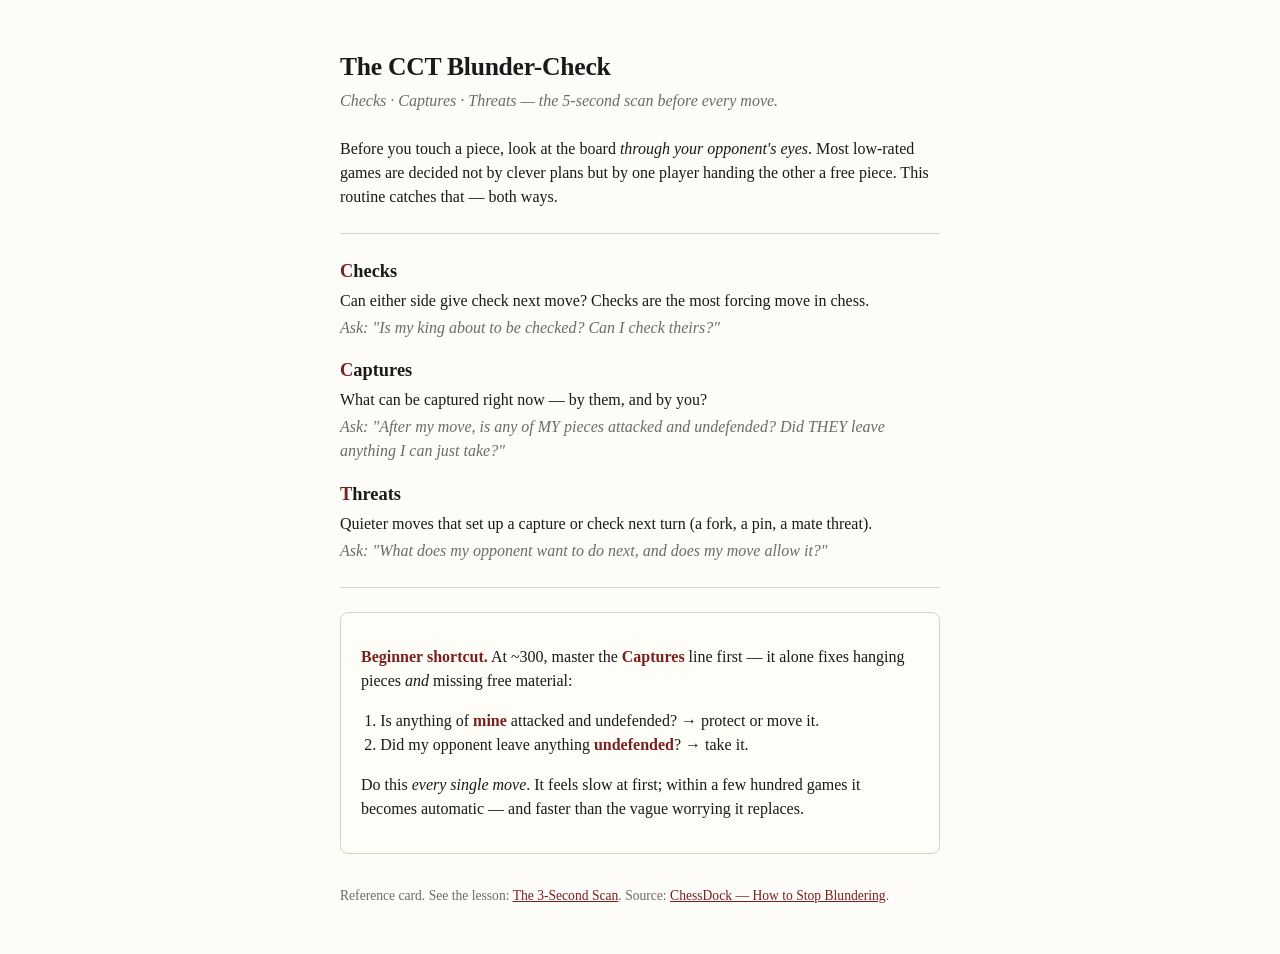
<file: reference/cct-blunder-check.html>
<!DOCTYPE html>
<html lang="en">
<head>
<meta charset="utf-8">
<meta name="viewport" content="width=device-width, initial-scale=1">
<title>Reference: The CCT Blunder-Check</title>
<style>
  :root { --ink:#1a1a1a; --soft:#6b6b6b; --rule:#d9d2c5; --bg:#fdfcf8; --accent:#7a1f1f; }
  * { box-sizing: border-box; }
  body {
    font-family: Georgia, "Iowan Old Style", "Palatino Linotype", serif;
    color: var(--ink); background: var(--bg); line-height: 1.5;
    max-width: 40rem; margin: 3rem auto; padding: 0 1.25rem;
  }
  h1 { font-size: 1.6rem; margin: 0 0 .15rem; letter-spacing: -0.01em; }
  .sub { color: var(--soft); font-style: italic; margin: 0 0 1.5rem; }
  hr { border: 0; border-top: 1px solid var(--rule); margin: 1.5rem 0; }
  .step { margin: 1.1rem 0; }
  .step h2 { font-size: 1.15rem; margin: 0 0 .2rem; }
  .step h2 .letter { color: var(--accent); font-weight: bold; }
  .step p { margin: .2rem 0; }
  .ask { color: var(--soft); font-style: italic; }
  .card {
    border: 1px solid var(--rule); border-radius: 8px; padding: 1rem 1.25rem;
    background: #fffdf7; margin: 1.5rem 0;
  }
  .card strong { color: var(--accent); }
  ol { padding-left: 1.2rem; }
  footer { color: var(--soft); font-size: .85rem; margin-top: 2rem; }
  a { color: var(--accent); }
  @media print { body { margin: 0; } }
</style>
</head>
<body>
  <h1>The CCT Blunder-Check</h1>
  <p class="sub">Checks &middot; Captures &middot; Threats — the 5-second scan before every move.</p>

  <p>Before you touch a piece, look at the board <em>through your opponent's eyes</em>.
  Most low-rated games are decided not by clever plans but by one player handing the
  other a free piece. This routine catches that — both ways.</p>

  <hr>

  <div class="step">
    <h2><span class="letter">C</span>hecks</h2>
    <p>Can either side give check next move? Checks are the most forcing move in chess.</p>
    <p class="ask">Ask: "Is my king about to be checked? Can I check theirs?"</p>
  </div>

  <div class="step">
    <h2><span class="letter">C</span>aptures</h2>
    <p>What can be captured right now — by them, and by you?</p>
    <p class="ask">Ask: "After my move, is any of MY pieces attacked and undefended?
    Did THEY leave anything I can just take?"</p>
  </div>

  <div class="step">
    <h2><span class="letter">T</span>hreats</h2>
    <p>Quieter moves that set up a capture or check next turn (a fork, a pin, a mate threat).</p>
    <p class="ask">Ask: "What does my opponent want to do next, and does my move allow it?"</p>
  </div>

  <hr>

  <div class="card">
    <p><strong>Beginner shortcut.</strong> At ~300, master the <strong>Captures</strong>
    line first — it alone fixes hanging pieces <em>and</em> missing free material:</p>
    <ol>
      <li>Is anything of <strong>mine</strong> attacked and undefended? &rarr; protect or move it.</li>
      <li>Did my opponent leave anything <strong>undefended</strong>? &rarr; take it.</li>
    </ol>
    <p>Do this <em>every single move</em>. It feels slow at first; within a few hundred
    games it becomes automatic — and faster than the vague worrying it replaces.</p>
  </div>

  <footer>
    Reference card. See the lesson: <a href="../lessons/0001-the-three-second-scan.html">The 3-Second Scan</a>.
    Source: <a href="https://chessdock.com/learn/how-to-stop-blundering-in-chess">ChessDock — How to Stop Blundering</a>.
  </footer>
</body>
</html>
</file>
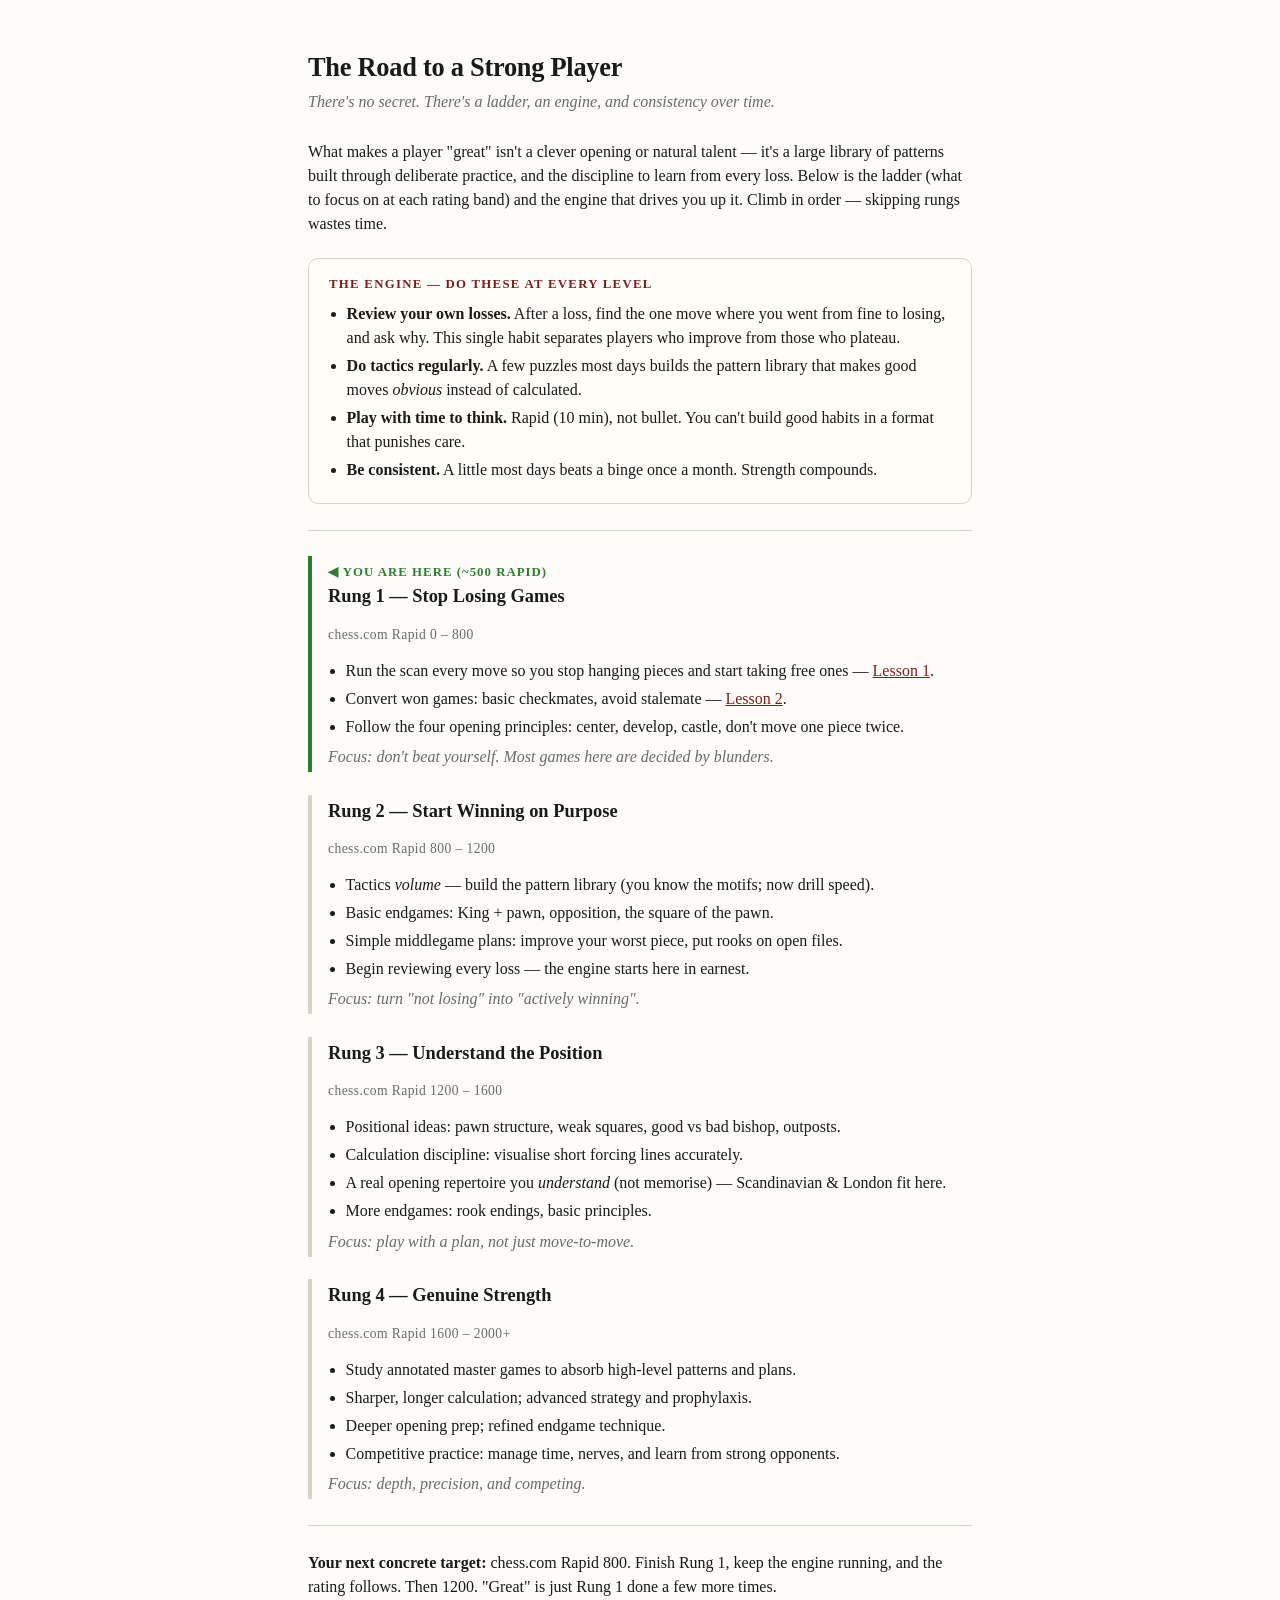
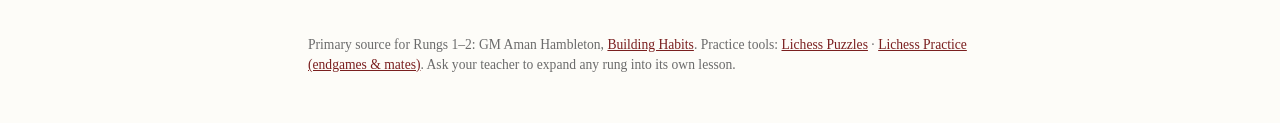
<file: reference/improvement-roadmap.html>
<!DOCTYPE html>
<html lang="en">
<head>
<meta charset="utf-8">
<meta name="viewport" content="width=device-width, initial-scale=1">
<title>Reference: The Road to a Strong Player</title>
<style>
  :root { --ink:#1a1a1a; --soft:#6b6b6b; --rule:#d9d2c5; --bg:#fdfcf8; --accent:#7a1f1f; --card:#fffdf7; --here:#2f7d32; }
  * { box-sizing: border-box; }
  body {
    font-family: Georgia, "Iowan Old Style", "Palatino Linotype", serif;
    color: var(--ink); background: var(--bg); line-height: 1.5;
    max-width: 44rem; margin: 3rem auto; padding: 0 1.25rem;
  }
  h1 { font-size: 1.65rem; margin: 0 0 .15rem; letter-spacing: -0.01em; }
  .sub { color: var(--soft); font-style: italic; margin: 0 0 1.6rem; }
  hr { border: 0; border-top: 1px solid var(--rule); margin: 1.6rem 0; }

  .engine { border: 1px solid var(--rule); background: var(--card); border-radius: 10px; padding: 1rem 1.25rem; margin: 1.4rem 0; }
  .engine h2 { font-size: .8rem; text-transform: uppercase; letter-spacing: .1em; color: var(--accent); margin: 0 0 .5rem; }
  .engine ul { margin: .3rem 0; padding-left: 1.1rem; }
  .engine li { margin: .25rem 0; }

  .band { border-left: 4px solid var(--rule); padding: .2rem 0 .2rem 1rem; margin: 1.4rem 0; }
  .band.here { border-left-color: var(--here); }
  .band h2 { font-size: 1.15rem; margin: 0 0 .15rem; }
  .band .range { color: var(--soft); font-size: .85rem; letter-spacing: .03em; }
  .band .nowtag { color: var(--here); font-weight: bold; font-size: .8rem; text-transform: uppercase; letter-spacing: .08em; }
  .band ul { margin: .4rem 0; padding-left: 1.1rem; }
  .band li { margin: .25rem 0; }
  .band .focus { font-style: italic; color: var(--soft); margin: .3rem 0 0; }

  a { color: var(--accent); }
  footer { color: var(--soft); font-size: .85rem; margin-top: 2.2rem; }
  @media print { body { margin: 0; } .band { break-inside: avoid; } }
</style>
</head>
<body>
  <h1>The Road to a Strong Player</h1>
  <p class="sub">There's no secret. There's a ladder, an engine, and consistency over time.</p>

  <p>What makes a player "great" isn't a clever opening or natural talent — it's a large library
  of patterns built through deliberate practice, and the discipline to learn from every loss.
  Below is the ladder (what to focus on at each rating band) and the engine that drives you up it.
  Climb in order — skipping rungs wastes time.</p>

  <div class="engine">
    <h2>The Engine — do these at every level</h2>
    <ul>
      <li><strong>Review your own losses.</strong> After a loss, find the one move where you went
      from fine to losing, and ask why. This single habit separates players who improve from those who plateau.</li>
      <li><strong>Do tactics regularly.</strong> A few puzzles most days builds the pattern library
      that makes good moves <em>obvious</em> instead of calculated.</li>
      <li><strong>Play with time to think.</strong> Rapid (10 min), not bullet. You can't build good habits in a format that punishes care.</li>
      <li><strong>Be consistent.</strong> A little most days beats a binge once a month. Strength compounds.</li>
    </ul>
  </div>

  <hr>

  <div class="band here">
    <span class="nowtag">◀ You are here (~500 Rapid)</span>
    <h2>Rung 1 — Stop Losing Games</h2>
    <p class="range">chess.com Rapid 0 – 800</p>
    <ul>
      <li>Run the scan every move so you stop hanging pieces and start taking free ones —
        <a href="../lessons/0001-the-three-second-scan.html">Lesson 1</a>.</li>
      <li>Convert won games: basic checkmates, avoid stalemate —
        <a href="../lessons/0002-finishing-the-job.html">Lesson 2</a>.</li>
      <li>Follow the four opening principles: center, develop, castle, don't move one piece twice.</li>
    </ul>
    <p class="focus">Focus: don't beat yourself. Most games here are decided by blunders.</p>
  </div>

  <div class="band">
    <h2>Rung 2 — Start Winning on Purpose</h2>
    <p class="range">chess.com Rapid 800 – 1200</p>
    <ul>
      <li>Tactics <em>volume</em> — build the pattern library (you know the motifs; now drill speed).</li>
      <li>Basic endgames: King + pawn, opposition, the square of the pawn.</li>
      <li>Simple middlegame plans: improve your worst piece, put rooks on open files.</li>
      <li>Begin reviewing every loss — the engine starts here in earnest.</li>
    </ul>
    <p class="focus">Focus: turn "not losing" into "actively winning".</p>
  </div>

  <div class="band">
    <h2>Rung 3 — Understand the Position</h2>
    <p class="range">chess.com Rapid 1200 – 1600</p>
    <ul>
      <li>Positional ideas: pawn structure, weak squares, good vs bad bishop, outposts.</li>
      <li>Calculation discipline: visualise short forcing lines accurately.</li>
      <li>A real opening repertoire you <em>understand</em> (not memorise) — Scandinavian & London fit here.</li>
      <li>More endgames: rook endings, basic principles.</li>
    </ul>
    <p class="focus">Focus: play with a plan, not just move-to-move.</p>
  </div>

  <div class="band">
    <h2>Rung 4 — Genuine Strength</h2>
    <p class="range">chess.com Rapid 1600 – 2000+</p>
    <ul>
      <li>Study annotated master games to absorb high-level patterns and plans.</li>
      <li>Sharper, longer calculation; advanced strategy and prophylaxis.</li>
      <li>Deeper opening prep; refined endgame technique.</li>
      <li>Competitive practice: manage time, nerves, and learn from strong opponents.</li>
    </ul>
    <p class="focus">Focus: depth, precision, and competing.</p>
  </div>

  <hr>
  <p><strong>Your next concrete target:</strong> chess.com Rapid 800. Finish Rung 1, keep the
  engine running, and the rating follows. Then 1200. "Great" is just Rung&nbsp;1 done a few more times.</p>

  <footer>
    Primary source for Rungs 1–2: GM Aman Hambleton,
    <a href="https://www.youtube.com/playlist?list=PL8N8j2e7RpPnpqbISqi1SJ9_wrnNU3rEm">Building Habits</a>.
    Practice tools: <a href="https://lichess.org/training">Lichess Puzzles</a> ·
    <a href="https://lichess.org/practice">Lichess Practice (endgames & mates)</a>.
    Ask your teacher to expand any rung into its own lesson.
  </footer>
</body>
</html>
</file>
<file: assets/chessboard.css>
/* Shared chessboard styling for all lessons + reference cards.
   Used by assets/chessboard.js. Palette matches the workspace (Tufte-ish, warm paper). */

.cb-board {
  position: relative;
  display: grid; grid-template-columns: repeat(8, 1fr);
  width: min(22rem, 86vw); aspect-ratio: 1 / 1;
  border: 2px solid #1a1a1a; user-select: none;
}
.cb-board.cb-sm { width: min(11rem, 70vw); border-width: 1.5px; }

.cb-sq { position: relative; display: flex; align-items: center; justify-content: center; }
.cb-light { background: #efe6d2; }
.cb-dark  { background: #b58863; }

/* translucent square highlight (for squares being discussed) */
.cb-hl { position: absolute; inset: 0; z-index: 0; }

.cb-piece { position: relative; z-index: 1; font-size: clamp(1.3rem, 6.5vw, 2rem); line-height: 1; }
.cb-board.cb-sm .cb-piece { font-size: clamp(.75rem, 3.4vw, 1.05rem); }
.cb-w { color: #fffdf9; text-shadow: 0 0 1px #000, 0 0 1px #000, 0 1px 2px rgba(0,0,0,.4); }
.cb-b { color: #1a1a1a; text-shadow: 0 0 1px rgba(255,255,255,.4); }

/* a–h / 1–8 coordinates */
.cb-coord { position: absolute; z-index: 1; font-weight: bold; line-height: 1; opacity: .85;
  font-family: Georgia, serif; font-size: clamp(.5rem, 1.7vw, .68rem); pointer-events: none; }
.cb-board.cb-sm .cb-coord { font-size: clamp(.4rem, 1.4vw, .55rem); }
.cb-rank { left: 2px; top: 1px; }
.cb-file { right: 2px; bottom: 1px; }
.cb-light .cb-coord { color: #b58863; }
.cb-dark  .cb-coord { color: #efe6d2; }

.cb-arrows { position: absolute; inset: 0; width: 100%; height: 100%; pointer-events: none; z-index: 2; }

/* interactive puzzle UI */
.cb-sq.cb-pickable { cursor: pointer; }
.cb-sq.cb-miss { outline: 4px solid #b23b3b; outline-offset: -4px; }
.cb-sq.cb-hit { outline: 4px solid #2f7d32; outline-offset: -4px; }
.cb-sq.cb-hit-red { outline: 4px solid #b23b3b; outline-offset: -4px; }
.cb-puzzle { margin: 1.5rem 0 2rem; }
.cb-prompt { font-weight: bold; margin: 0 0 .1rem; }
.cb-turn { color: #6b6b6b; font-size: .9rem; margin: 0 0 .6rem; }
.cb-controls { margin: .5rem 0 0; }
.cb-btn { font: inherit; font-size: .85rem; cursor: pointer; background: #fff;
  border: 1px solid #d9d2c5; border-radius: 6px; padding: .3rem .75rem; color: #7a1f1f; }
.cb-btn:hover { border-color: #7a1f1f; }
.cb-feedback { min-height: 1.4rem; margin: .55rem 0 0; font-size: .95rem; }
.cb-feedback.good { color: #2f7d32; }
.cb-feedback.bad  { color: #b23b3b; }
.cb-feedback.neutral { color: #1a1a1a; }

/* inline square/move chip you can use in prose, colour-matched to a highlight */
.cb-chip { font-family: ui-monospace, Menlo, Consolas, monospace; font-size: .9em; font-weight: bold;
  padding: 0 .28em; border-radius: 4px; background: rgba(224,162,58,.32); }
.cb-chip.green { background: rgba(47,125,50,.22); }
.cb-chip.red   { background: rgba(178,59,59,.20); }

@media print {
  .cb-light, .cb-dark, .cb-hl, .cb-piece, .cb-coord {
    -webkit-print-color-adjust: exact; print-color-adjust: exact;
  }
}
</file>
